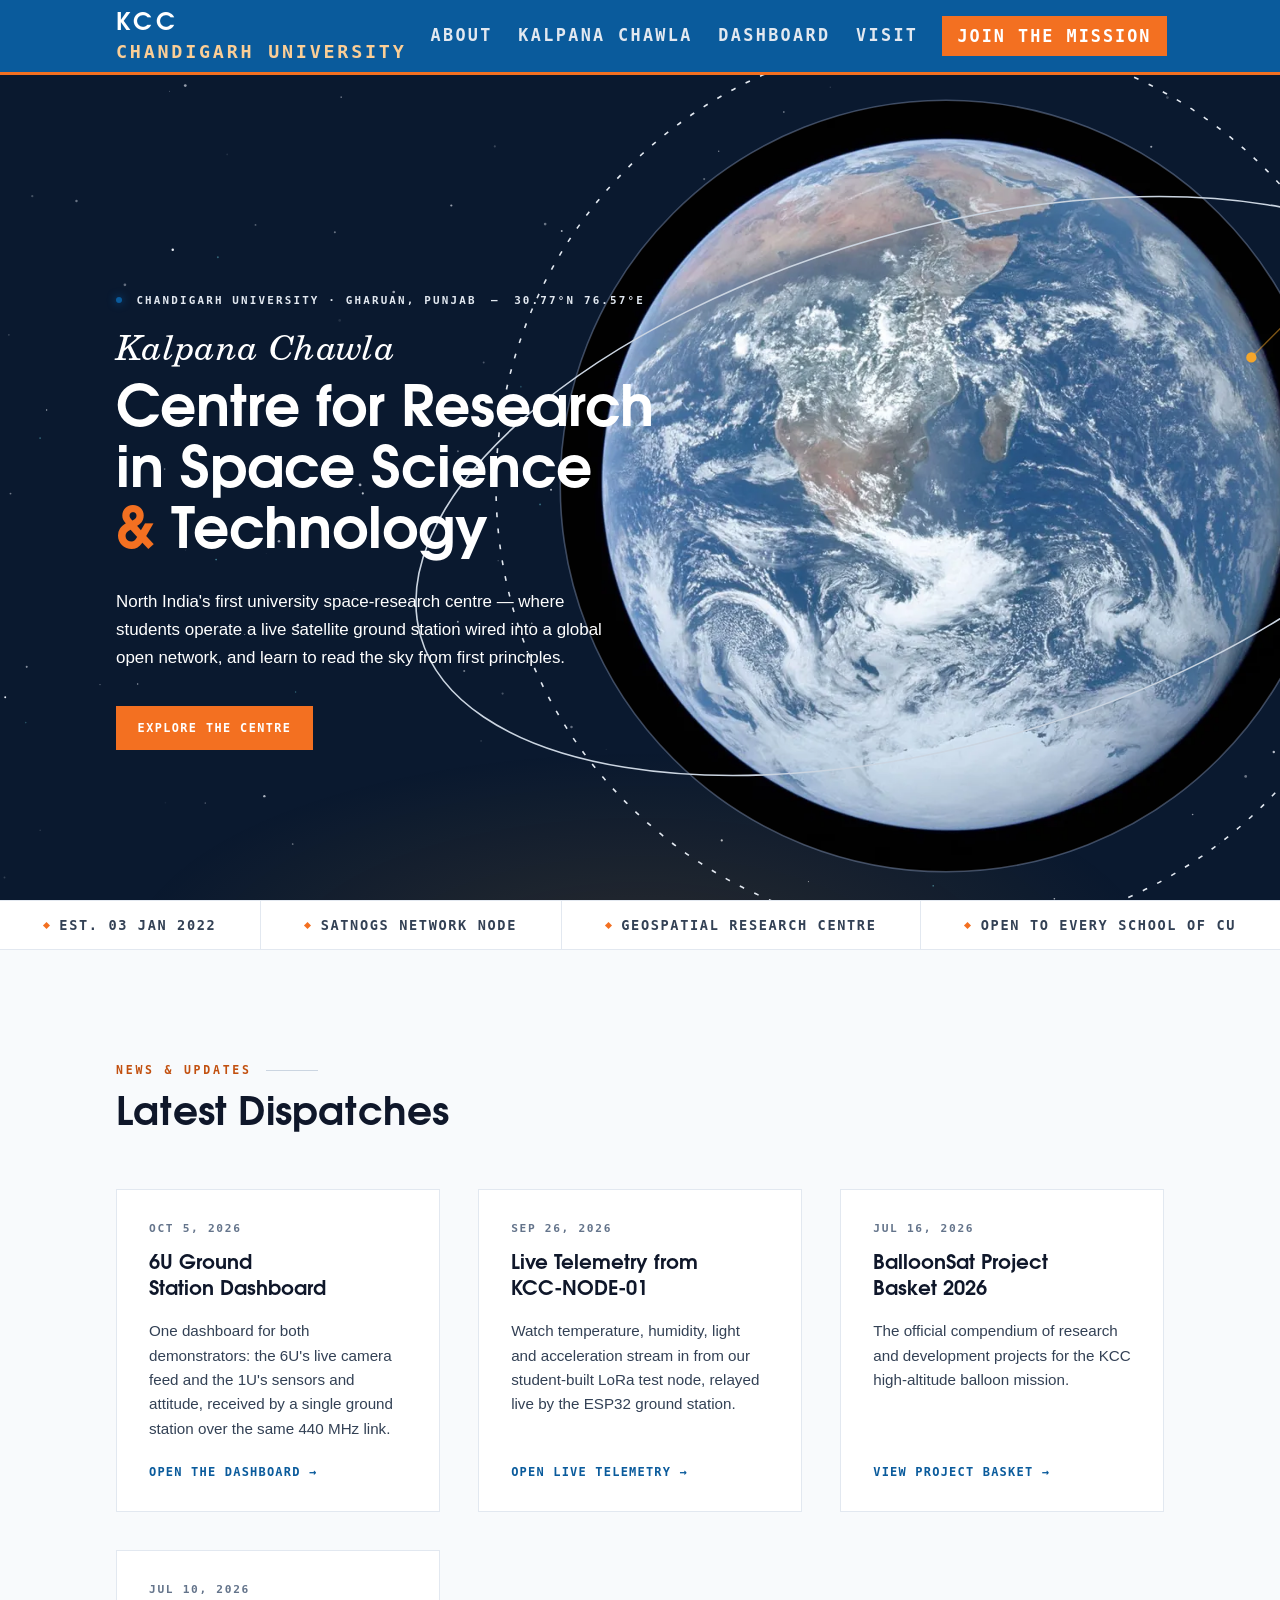
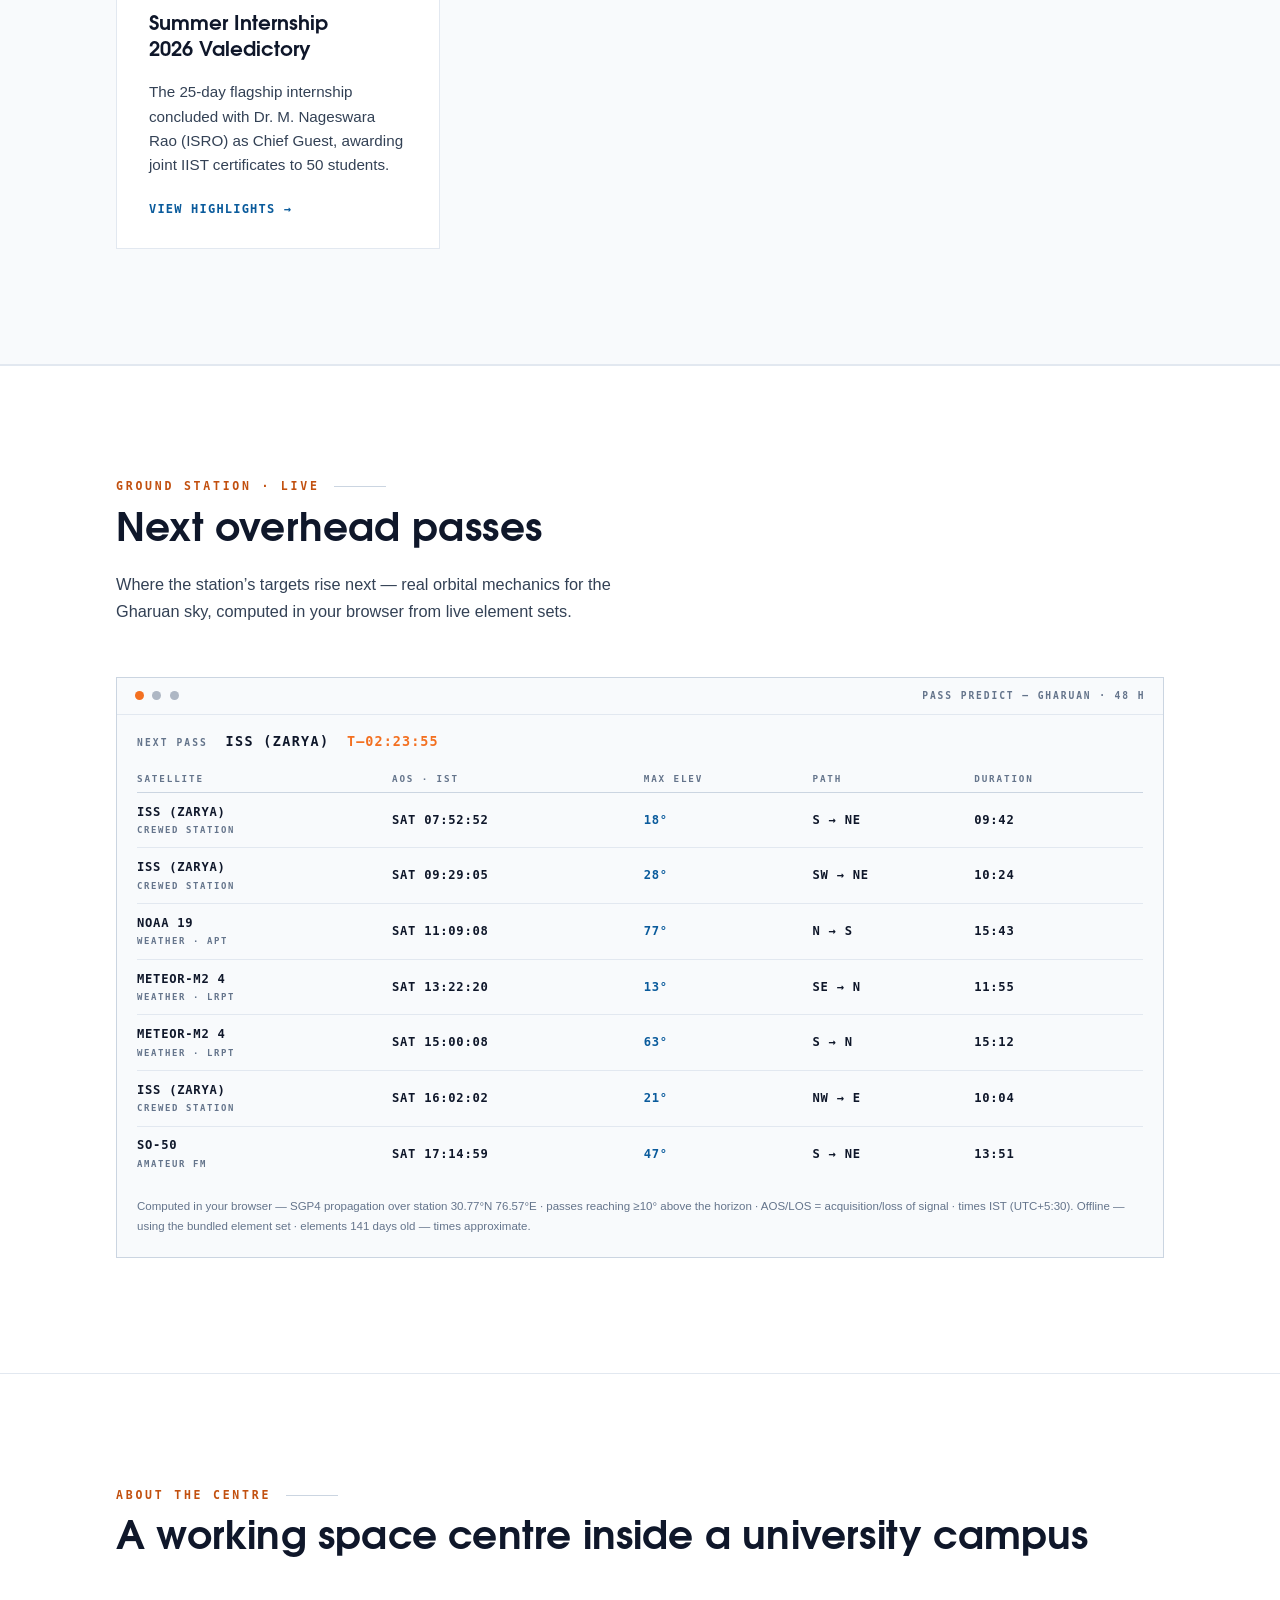
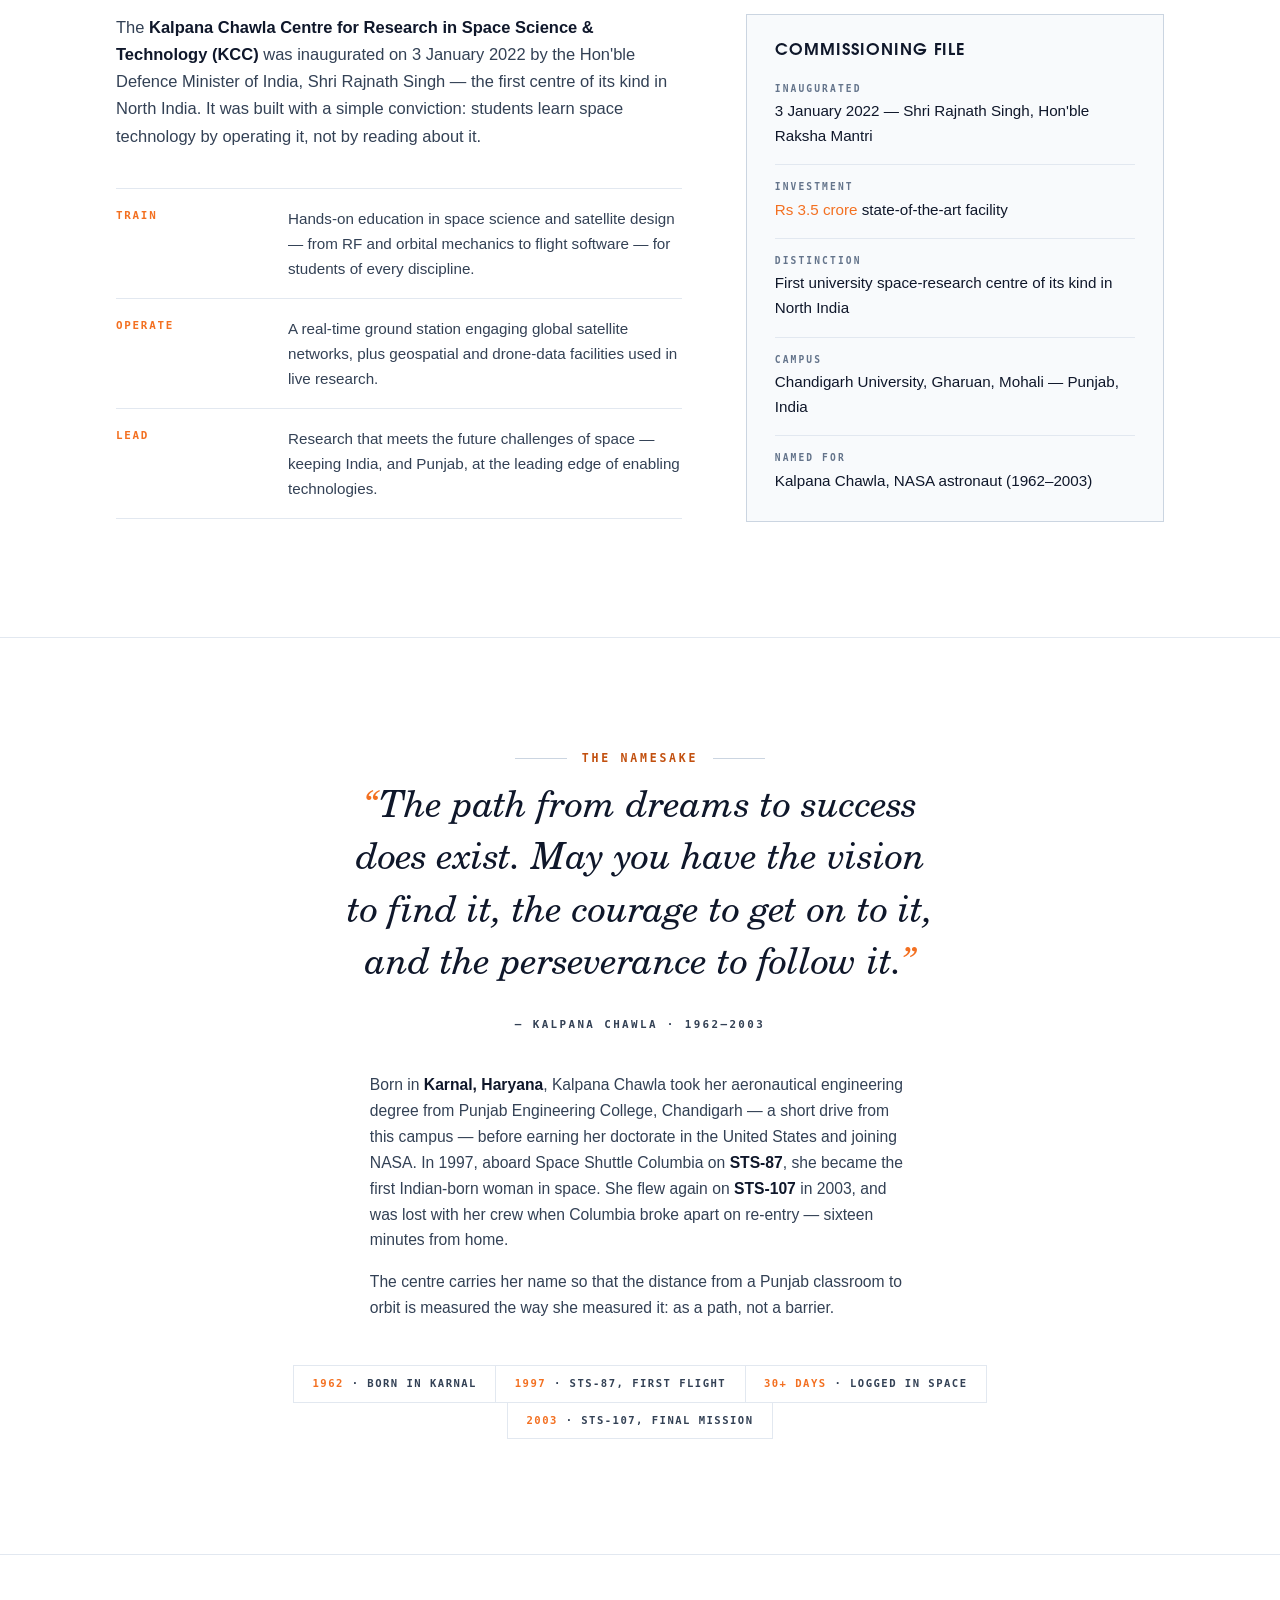
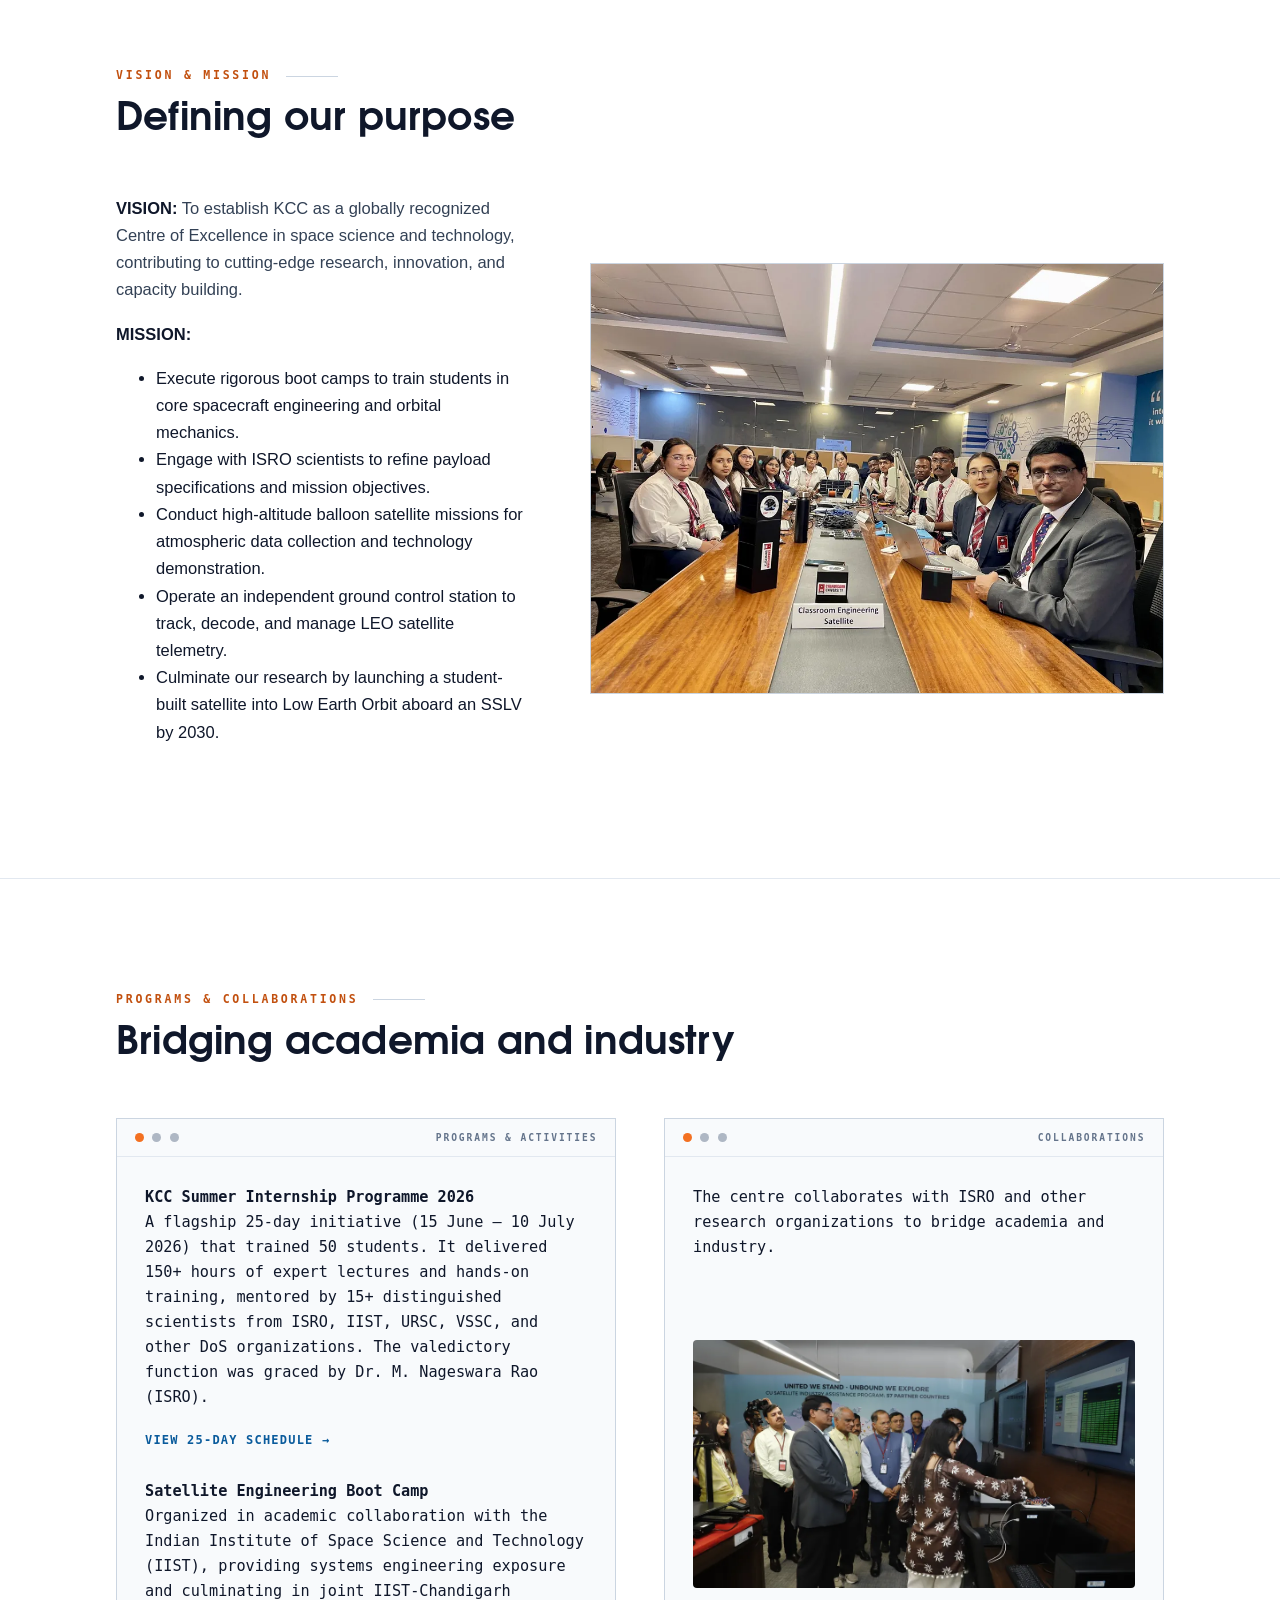
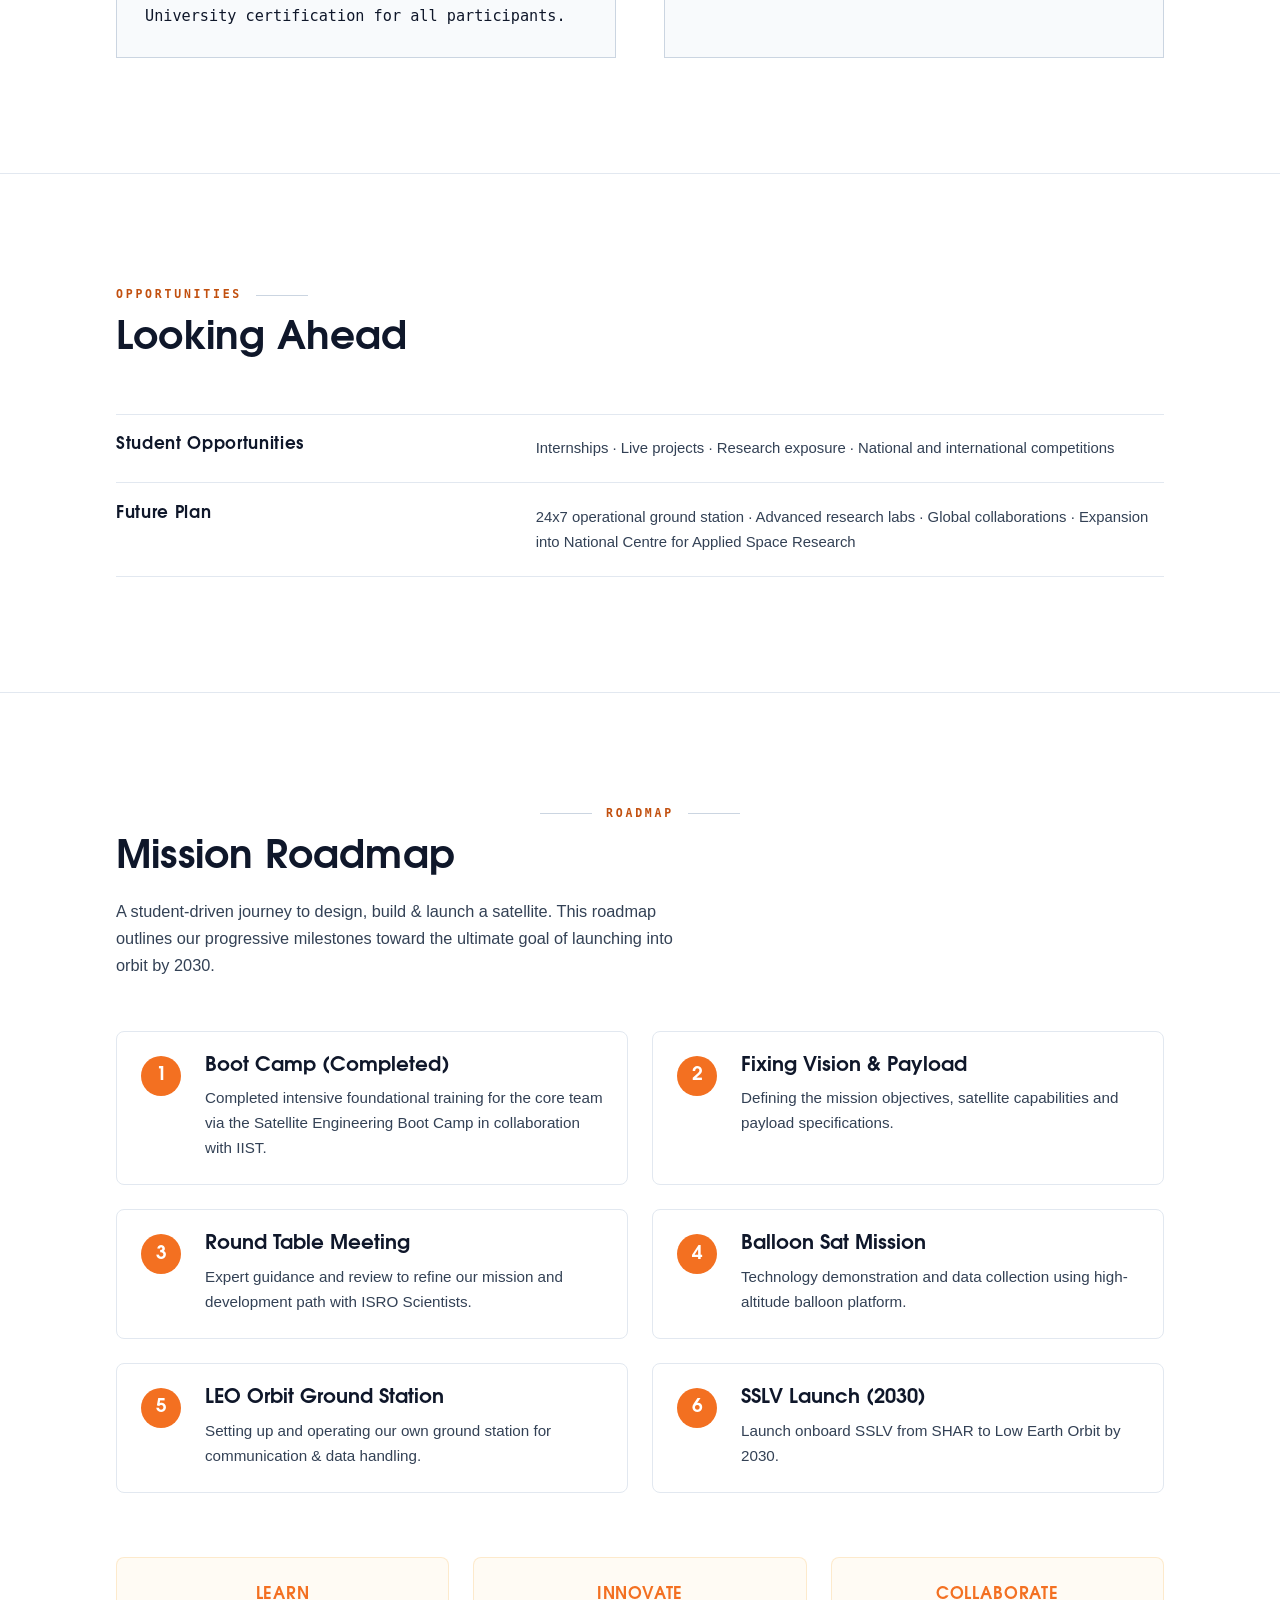
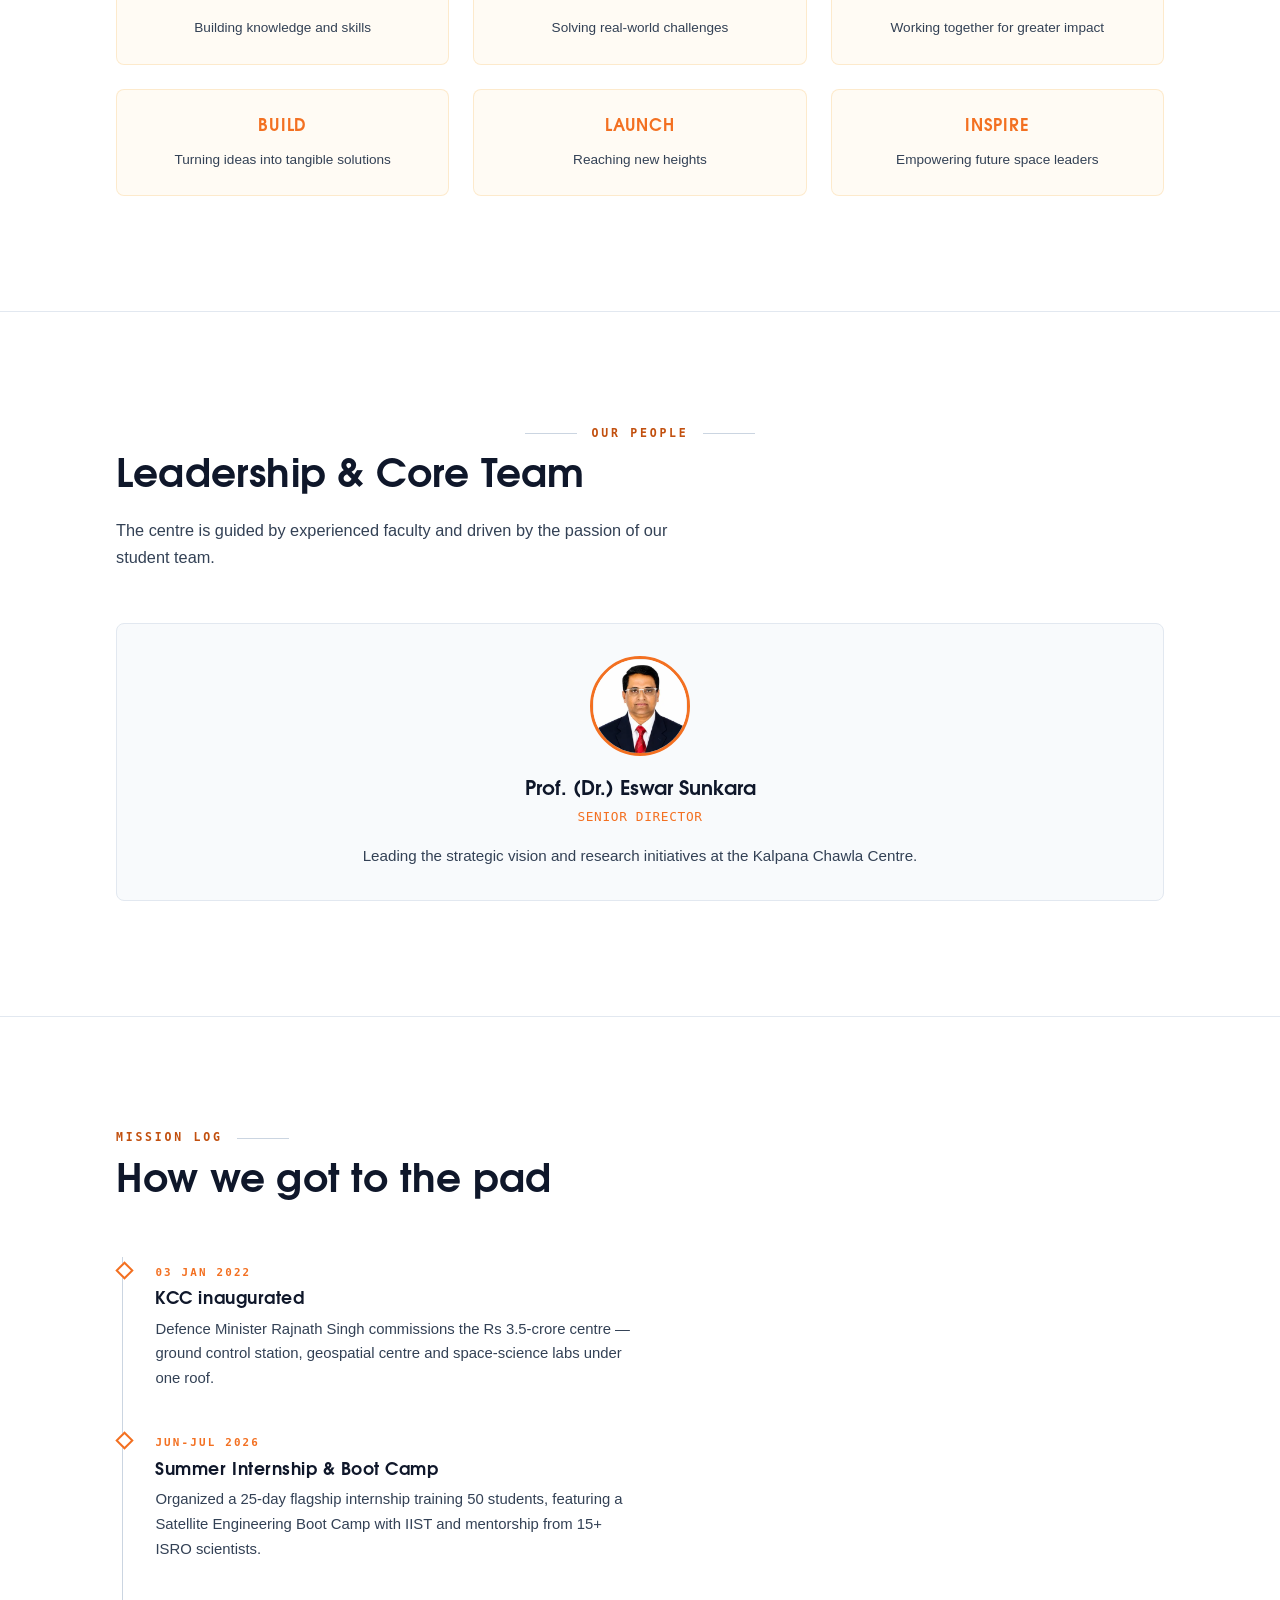
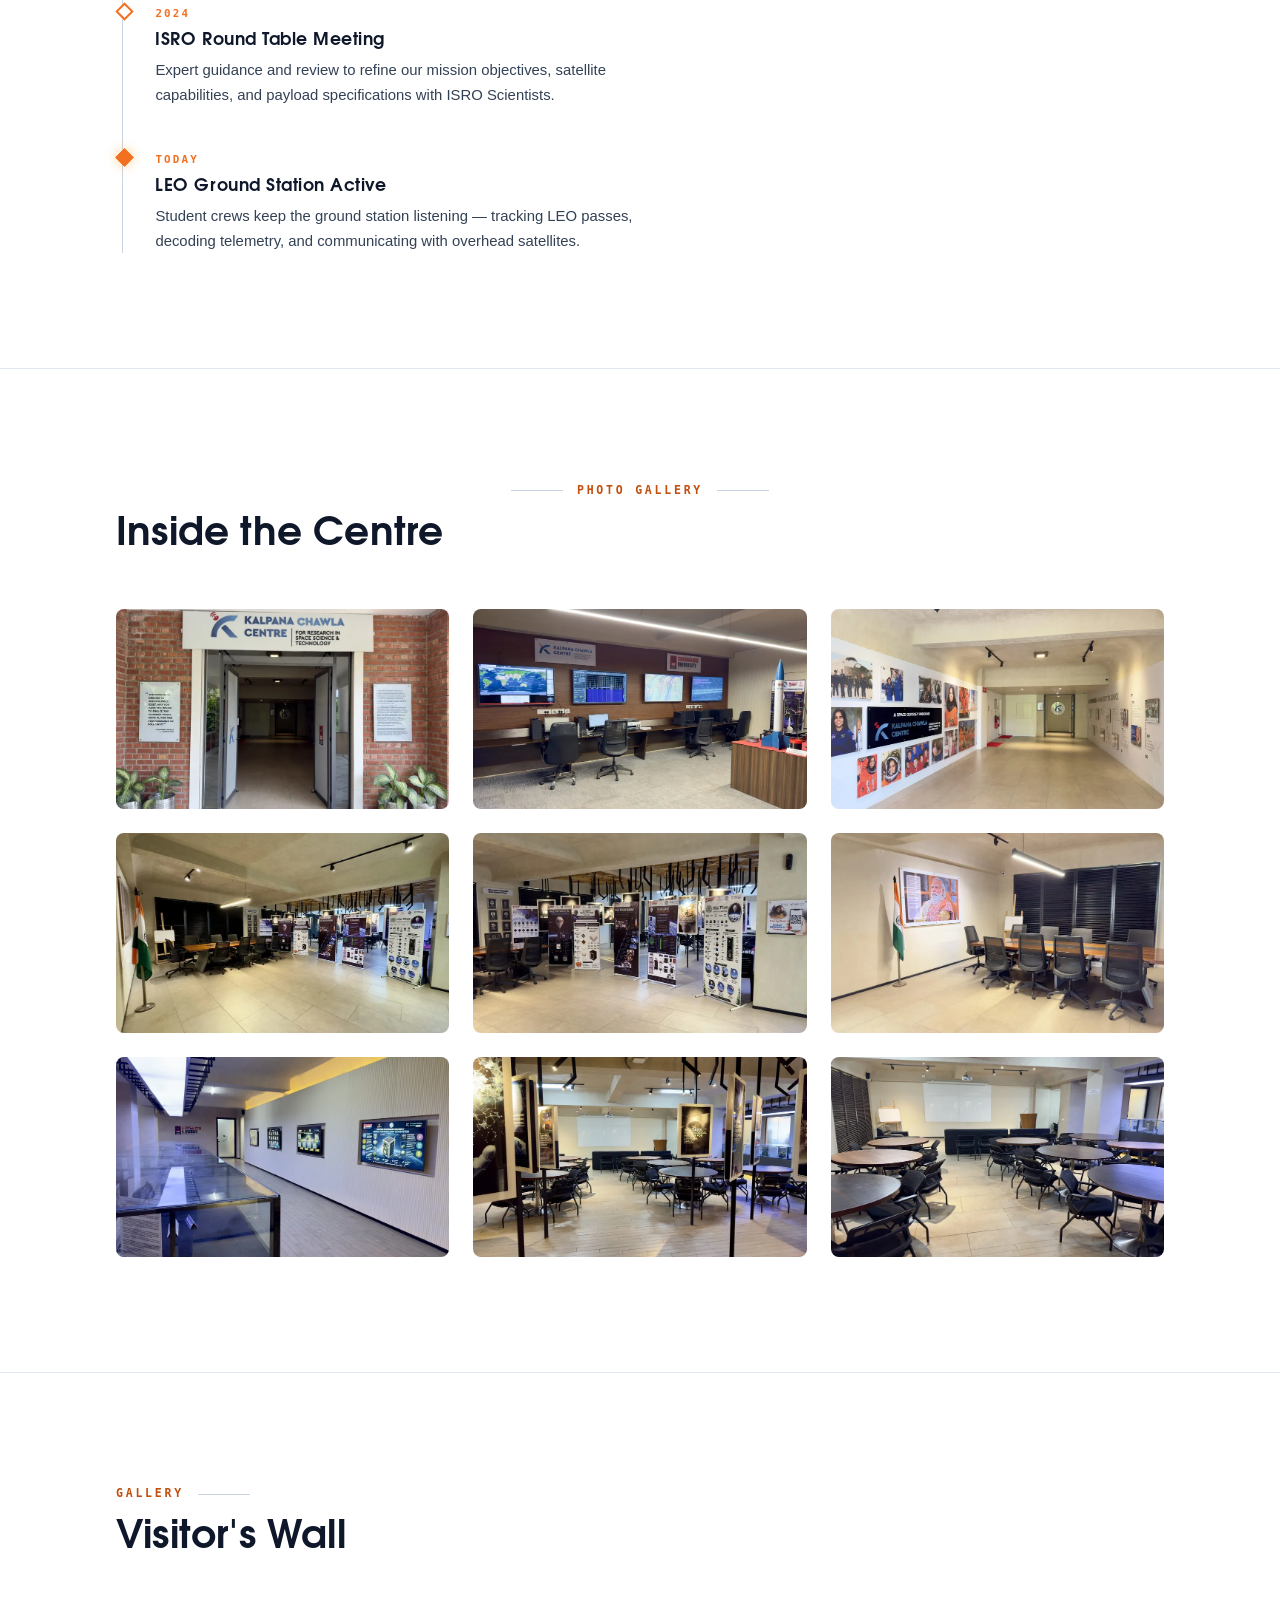
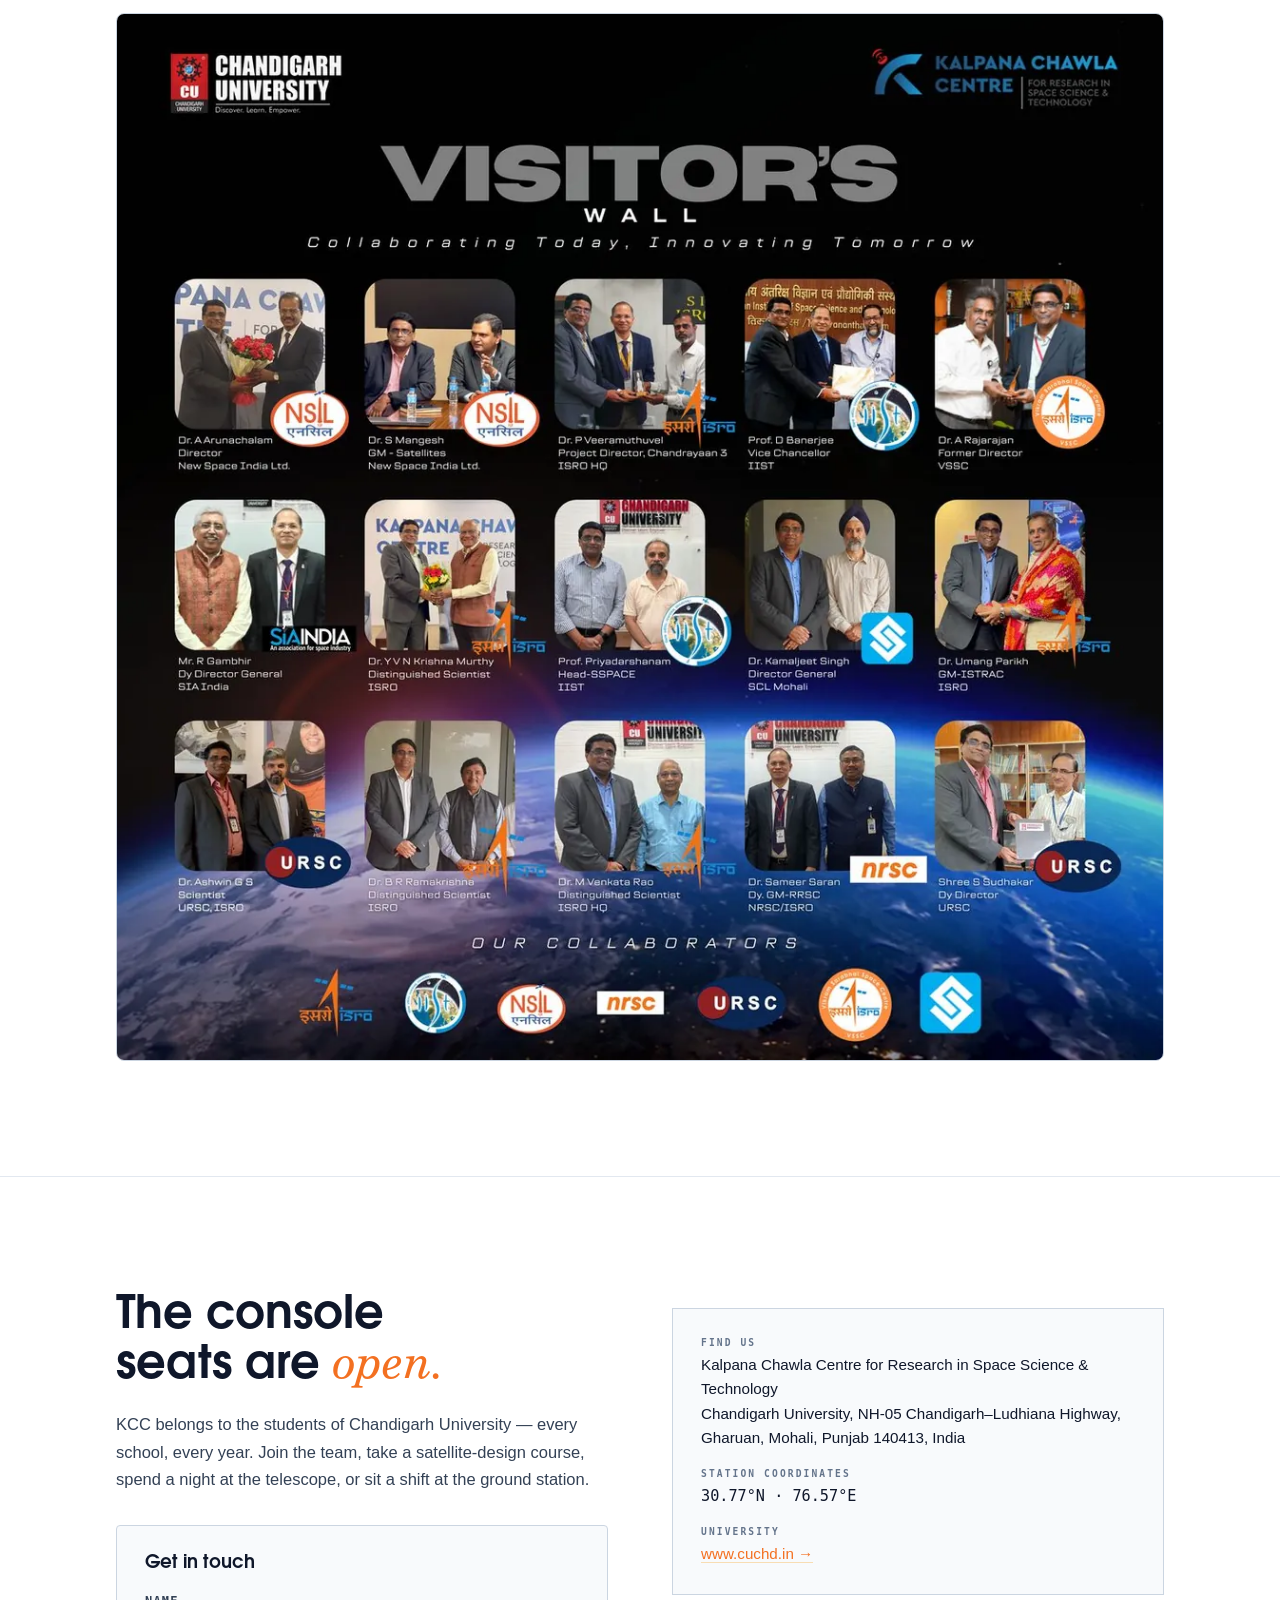
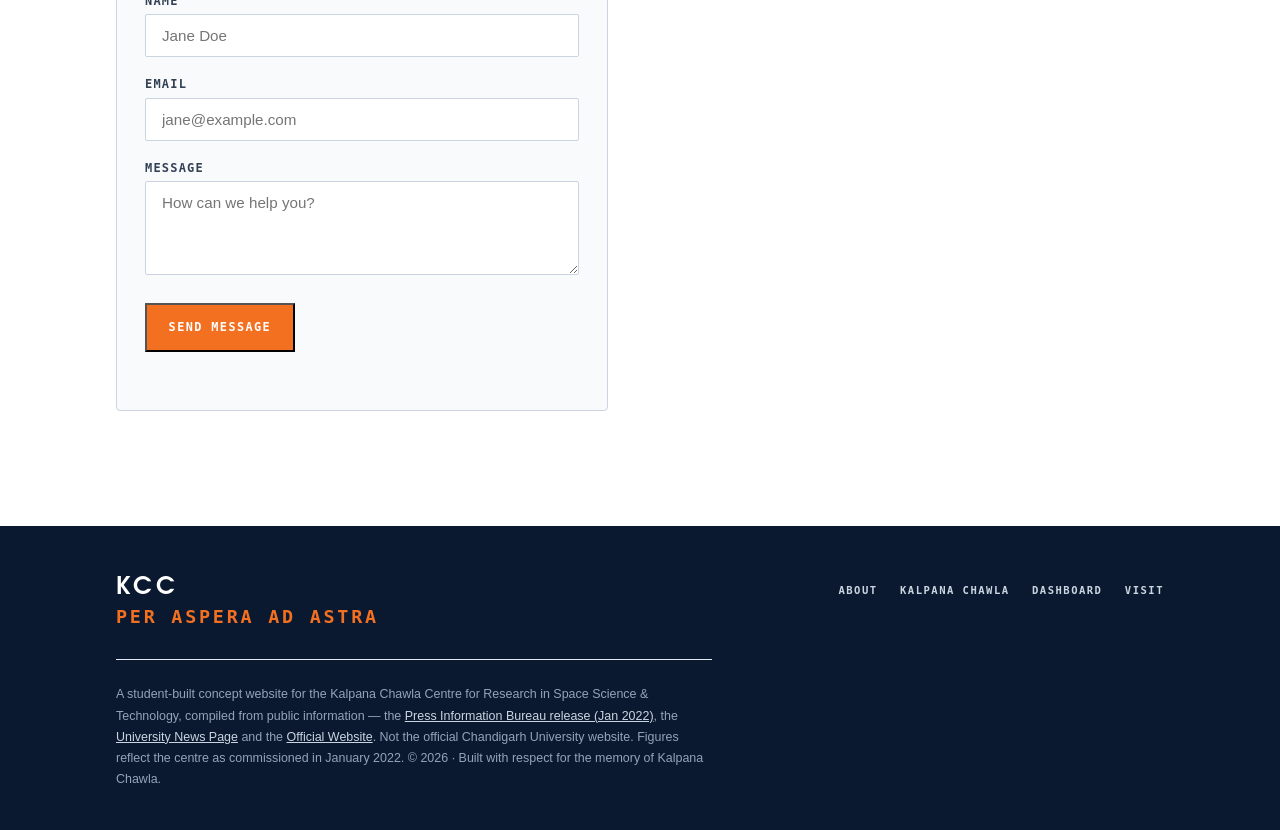
<file: index.html>
<!doctype html>
<html lang="en">
<head>
<meta charset="utf-8">
<title>KCC &mdash; Kalpana Chawla Centre for Research in Space Science &amp; Technology</title>
<meta name="viewport" content="width=device-width, initial-scale=1">
<meta name="color-scheme" content="light">
<meta name="description" content="North India's first university space-research centre at Chandigarh University, Gharuan &mdash; a student-run satellite ground station on the global SatNOGS network, space-science labs, internships and open sky nights.">
<link rel="stylesheet" href="assets/css/style.css?v=15">

<link rel="icon" href="data:image/svg+xml,<svg xmlns='http://www.w3.org/2000/svg' viewBox='0 0 100 100'><text y='0.9em' font-size='90'>🛰️</text></svg>">
<meta property="og:title" content="KCC &mdash; Kalpana Chawla Centre for Research in Space Science & Technology">
<meta property="og:description" content="North India's first university space-research centre at Chandigarh University, Gharuan &mdash; a student-run satellite ground station on the global SatNOGS network, space-science labs, internships and open sky nights.">
<meta property="og:type" content="website">
<meta property="og:image" content="https://humanoidr6.github.io/kcc-website/assets/og.jpg">
</head>
<body>
<a class="skip" href="#about">Skip to content</a>

<header id="hdr">
  <div class="wrap nav">
    <a class="brand" href="#top" aria-label="KCC, Chandigarh University — home">
      <b>KCC</b>
      <span>CHANDIGARH UNIVERSITY</span>
    </a>
    <nav aria-label="Primary">
      <ul class="nav-links" id="navlinks">
        <li><a href="#about">About</a></li>
        <li><a href="#kalpana">Kalpana Chawla</a></li>
        <li><a href="dashboard/">Dashboard</a></li>
<li><a href="#visit">Visit</a></li>
      </ul>
    </nav>
    <a class="nav-cta" href="#visit">Join the mission</a>
    <button class="burger" id="burger" aria-expanded="false" aria-controls="navlinks" aria-label="Menu">
      <svg width="18" height="14" viewBox="0 0 18 14" aria-hidden="true"><path d="M1 1h16M1 7h16M1 13h16" stroke="currentColor" stroke-width="1.6" stroke-linecap="round"/></svg>
    </button>
  </div>
</header>

<main id="top">

<!-- ================= HERO ================= -->
<section class="hero flush" id="hero">
  <canvas id="stars" aria-hidden="true"></canvas>
  <div class="wrap">
    <div class="hero-content">
      <p class="hero-coords"><span class="dot" aria-hidden="true"></span>
        Chandigarh University &middot; Gharuan, Punjab <span aria-hidden="true">&mdash;</span> 30.77&deg;N&nbsp;76.57&deg;E
      </p>
      <h1>
        <span class="name">Kalpana Chawla</span>
        Centre for Research in Space Science <span class="amp">&amp;</span> Technology
      </h1>
      <p class="hero-sub">North India's first university space-research centre &mdash; where students
        operate a live satellite ground station wired into a
        global open network, and learn to read the sky from first principles.</p>
      <div class="hero-ctas">
        <a class="btn btn-solid" href="#about">Explore the centre</a>
      </div>
    </div>

    <div class="orbit-box" aria-hidden="true">
      <svg viewBox="-20 -20 560 560">
        <defs>
          <clipPath id="earthClip">
            <circle cx="260" cy="260" r="240" />
          </clipPath>
        </defs>
        <!-- Earth -->
        <image href="assets/earth.webp" x="20" y="20" width="480" height="480" clip-path="url(#earthClip)" preserveAspectRatio="xMidYMid slice" />
        <circle cx="260" cy="260" r="240" fill="none" stroke="rgba(148,166,201,.4)" stroke-width="1"/>
        <!-- station marker on the globe -->
        <circle cx="450" cy="180" r="3.2" fill="#F5A62B"/>
        <line x1="450" y1="180" x2="480" y2="150" stroke="rgba(245,166,43,.5)" stroke-width=".9"/>
        <text x="486" y="147" font-family="ui-monospace,Consolas,monospace" font-size="10.5"
              letter-spacing="2" fill="#93A1BC">GHARUAN GCS</text>
        <!-- orbits -->
        <g transform="rotate(-16 260 260)">
          <ellipse class="orb-ring" cx="260" cy="260" rx="340" ry="160"/>
          
          <circle class="sat-fallback" cx="600" cy="260" r="5" fill="#F5A62B" style="display:none"/>
        </g>
        <circle class="orb-ring dashed" cx="260" cy="260" r="280"/>
        <!-- Second ISRO Satellite -->
        <g class="sat-small">
          <image href="assets/satellite.webp" x="-30" y="-30" width="60" height="60" />
        </g>
        <circle class="sat-fallback" cx="260" cy="108" r="4" fill="#6FD8E8" style="display:none"/>
      </svg>
      
    </div>
  </div>
</section>

<div class="datastrip" role="presentation">
  <ul>
    <li>Est. 03 Jan 2022</li>
<li>SatNOGS network node</li>
    <li>Geospatial research centre</li>
    <li>Open to every school of CU</li>
  </ul>
</div>


<!-- ================= NEWS & UPDATES ================= -->
<section id="news" class="news-section">
  <div class="wrap">
    <div class="section-head rv">
      <p class="eyebrow">News &amp; Updates</p>
      <h2>Latest Dispatches</h2>
    </div>
    <div class="news-grid">
      <article class="news-card rv">
        <div class="news-date">Oct 5, 2026</div>
        <h3>6U Ground Station Dashboard</h3>
        <p>One dashboard for both demonstrators: the 6U's live camera feed and the 1U's sensors and attitude, received by a single ground station over the same 440&nbsp;MHz link.</p>
        <a href="dashboard/" class="news-link">Open the dashboard &rarr;</a>
      </article>

      <article class="news-card rv">
        <div class="news-date">Sep 26, 2026</div>
        <h3>Live Telemetry from KCC-NODE-01</h3>
        <p>Watch temperature, humidity, light and acceleration stream in from our student-built LoRa test node, relayed live by the ESP32 ground station.</p>
        <a href="telemetry.html" class="news-link">Open live telemetry &rarr;</a>
      </article>

      <article class="news-card rv" style="--d:.1s">
        <div class="news-date">Jul 16, 2026</div>
        <h3>BalloonSat Project Basket 2026</h3>
        <p>The official compendium of research and development projects for the KCC high-altitude balloon mission.</p>
        <a href="respond-basket.html" class="news-link">View Project Basket &rarr;</a>
      </article>

      <article class="news-card rv" style="--d:.2s">
        <div class="news-date">Jul 10, 2026</div>
        <h3>Summer Internship 2026 Valedictory</h3>
        <p>The 25-day flagship internship concluded with Dr. M. Nageswara Rao (ISRO) as Chief Guest, awarding joint IIST certificates to 50 students.</p>
        <a href="internship-report.html" class="news-link">View highlights &rarr;</a>
      </article>

    </div>
  </div>
</section>

<!-- ================= ABOUT ================= -->
<!-- ================= UPCOMING PASSES ================= -->
<section id="passes">
  <div class="wrap">
    <div class="section-head rv">
      <p class="eyebrow">Ground station &middot; live</p>
      <h2>Next overhead passes</h2>
      <p class="lead measure">Where the station&rsquo;s targets rise next &mdash; real orbital
      mechanics for the Gharuan sky, computed in your browser from live element sets.</p>
    </div>
    <div class="passes console rv" style="--d:.1s">
      <div class="console-bar"><i></i><i></i><i></i><span>PASS PREDICT &mdash; GHARUAN &middot; 48 H</span></div>
      <div class="passes-body">
        <p class="passes-status" id="passes-status" role="status">ACQUIRING ORBITAL ELEMENTS<span class="cursor" aria-hidden="true"></span></p>
        <p class="passes-next" id="passes-next" aria-hidden="true" hidden><span class="pk">NEXT PASS</span><b id="pn-sat"></b><span class="pn-t num" id="pn-t"></span></p>
        <div class="passes-scroll" id="passes-tblwrap" hidden>
          <table class="passes-tbl">
            <caption class="sr">Upcoming satellite passes over the Gharuan ground station &mdash; next 48 hours, Indian Standard Time</caption>
            <thead><tr>
              <th scope="col">Satellite</th>
              <th scope="col">AOS &middot; IST</th>
              <th scope="col">Max elev</th>
              <th scope="col">Path</th>
              <th scope="col">Duration</th>
            </tr></thead>
            <tbody id="passes-rows"></tbody>
          </table>
        </div>
        <p class="passes-foot" id="passes-foot" hidden></p>
      </div>
    </div>
  </div>
</section>

<section id="about">
  <div class="wrap">
    <div class="section-head rv">
      <p class="eyebrow">About the centre</p>
      <h2>A working space centre inside a university campus</h2>
    </div>
    <div class="about-grid">
      <div class="prose rv">
        <p>The <strong>Kalpana Chawla Centre for Research in Space Science &amp; Technology
        (KCC)</strong> was inaugurated on 3 January 2022 by the Hon'ble Defence Minister of
        India, Shri Rajnath Singh &mdash; the first centre of its kind in North India. It was built
        with a simple conviction: students learn space technology by operating it, not by
        reading about it.</p>
        
        <div class="objectives">
          <div class="row"><span class="k">Train</span>
            <span class="d">Hands-on education in space science and satellite design &mdash; from RF and
            orbital mechanics to flight software &mdash; for students of every discipline.</span></div>
          <div class="row"><span class="k">Operate</span>
            <span class="d">A real-time ground station engaging global satellite networks, plus
            geospatial and drone-data facilities used in live research.</span></div>
          <div class="row"><span class="k">Lead</span>
            <span class="d">Research that meets the future challenges of space &mdash; keeping India,
            and Punjab, at the leading edge of enabling technologies.</span></div>
        </div>
      </div>
      <aside class="factcard rv" style="--d:.12s" aria-label="Commissioning facts">
        <h3>Commissioning file</h3>
        <dl>
          <div class="fr"><dt>Inaugurated</dt><dd>3 January 2022 &mdash; Shri Rajnath Singh, Hon'ble Raksha Mantri</dd></div>
          <div class="fr"><dt>Investment</dt><dd><span class="num">Rs 3.5 crore</span> state-of-the-art facility</dd></div>
          <div class="fr"><dt>Distinction</dt><dd>First university space-research centre of its kind in North India</dd></div>
          <div class="fr"><dt>Campus</dt><dd>Chandigarh University, Gharuan, Mohali &mdash; Punjab, India</dd></div>
          <div class="fr"><dt>Named for</dt><dd>Kalpana Chawla, NASA astronaut (1962&ndash;2003)</dd></div>
        </dl>
      </aside>
    </div>
  </div>
</section>

<!-- ================= TRIBUTE ================= -->
<section id="kalpana" class="tribute">
  <div class="wrap">
    <p class="eyebrow center rv">The namesake</p>
    <figure class="rv" style="--d:.08s">
      <blockquote>
        <span class="q">&ldquo;</span>The path from dreams to success does exist. May you have the vision
        to find it, the courage to get on to it, and the perseverance to follow it.<span class="q">&rdquo;</span>
      </blockquote>
      <figcaption>&mdash; Kalpana Chawla &middot; 1962&ndash;2003</figcaption>
    </figure>
    <div class="bio rv" style="--d:.14s">
      <p>Born in <strong>Karnal, Haryana</strong>, Kalpana Chawla took her aeronautical engineering
      degree from Punjab Engineering College, Chandigarh &mdash; a short drive from this campus &mdash; before
      earning her doctorate in the United States and joining NASA. In 1997, aboard Space Shuttle
      Columbia on <strong>STS-87</strong>, she became the first Indian-born woman in space. She flew
      again on <strong>STS-107</strong> in 2003, and was lost with her crew when Columbia broke apart
      on re-entry &mdash; sixteen minutes from home.</p>
      <p>The centre carries her name so that the distance from a Punjab classroom to orbit is
      measured the way she measured it: as a path, not a barrier.</p>
    </div>
    <div class="chawla-line rv" style="--d:.2s" role="list">
      <span role="listitem"><b>1962</b> &middot; Born in Karnal</span>
      <span role="listitem"><b>1997</b> &middot; STS-87, first flight</span>
      <span role="listitem"><b>30+ days</b> &middot; logged in space</span>
      <span role="listitem"><b>2003</b> &middot; STS-107, final mission</span>
    </div>
  </div>
</section>

<!-- ================= VISION & MISSION ================= -->
<section id="vision-mission">
  <div class="wrap">
    <div class="section-head rv">
      <p class="eyebrow">Vision &amp; Mission</p>
      <h2>Defining our purpose</h2>
    </div>
    <div class="about-grid vm-grid" style="align-items: center;">
      <div class="prose rv">
        <p><strong>VISION:</strong> To establish KCC as a globally recognized Centre of Excellence in space science and technology, contributing to cutting-edge research, innovation, and capacity building.</p>
        <p><strong>MISSION:</strong></p>
        <ul>
          <li>Execute rigorous boot camps to train students in core spacecraft engineering and orbital mechanics.</li>
          <li>Engage with ISRO scientists to refine payload specifications and mission objectives.</li>
          <li>Conduct high-altitude balloon satellite missions for atmospheric data collection and technology demonstration.</li>
          <li>Operate an independent ground control station to track, decode, and manage LEO satellite telemetry.</li>
          <li>Culminate our research by launching a student-built satellite into Low Earth Orbit aboard an SSLV by 2030.</li>
        </ul>
      </div>
      <aside class="factcard rv" style="--d:.12s; padding:0; overflow:hidden;" aria-label="Visual of facility">
        <img src="assets/IMG_1417.webp" alt="Modern space research facility" width="1000" height="750" loading="lazy" style="display:block; width:100%; height:auto;">
      </aside>
    </div>
  </div>
</section>

<!-- ================= PROGRAMS & COLLABORATIONS ================= -->
<section id="programs">
  <div class="wrap">
    <div class="section-head rv">
      <p class="eyebrow">Programs &amp; Collaborations</p>
      <h2>Bridging academia and industry</h2>
    </div>
    <div class="gs-grid">
      <div class="console rv">
        <div class="console-bar"><i></i><i></i><i></i><span>PROGRAMS &amp; ACTIVITIES</span></div>
        <div class="console-body" style="padding:1.75rem; font-size:.95rem; color:var(--ink);">
          <p><strong>KCC Summer Internship Programme 2026</strong><br>
          A flagship 25-day initiative (15 June &ndash; 10 July 2026) that trained 50 students. It delivered 150+ hours of expert lectures and hands-on training, mentored by 15+ distinguished scientists from ISRO, IIST, URSC, VSSC, and other DoS organizations. The valedictory function was graced by Dr. M. Nageswara Rao (ISRO).</p>
          <a href="internship-schedule.html" class="news-link" style="margin-top:0.5rem; display:inline-block;">View 25-Day Schedule &rarr;</a>
          <p style="margin-top: 1rem;"><strong>Satellite Engineering Boot Camp</strong><br>
          Organized in academic collaboration with the Indian Institute of Space Science and Technology (IIST), providing systems engineering exposure and culminating in joint IIST-Chandigarh University certification for all participants.</p>
        </div>
      </div>
      <div class="console rv" style="--d:.1s">
        <div class="console-bar"><i></i><i></i><i></i><span>COLLABORATIONS</span></div>
        <div class="console-body" style="padding:1.75rem; font-size:.95rem; color:var(--ink);">
          <p>The centre collaborates with ISRO and other research organizations to bridge academia and industry.</p>
          <img src="assets/ground_station.webp?v=2" alt="A student demonstrating the telemetry console in the centre's mission control room to visiting delegates" width="1000" height="562" loading="lazy" style="border-radius:4px; margin-top: 1.5rem; width:100%; height:auto;">
        </div>
      </div>
    </div>
  </div>
</section>

<!-- ================= STUDENT & FUTURE ================= -->
<section id="opportunities">
  <div class="wrap">
    <div class="section-head rv">
      <p class="eyebrow">Opportunities</p>
      <h2>Looking Ahead</h2>
    </div>
    <div class="res-rows rv">
      <div class="res-row"><h3>Student Opportunities</h3>
        <p>Internships &middot; Live projects &middot; Research exposure &middot; National and international competitions</p></div>
      <div class="res-row"><h3>Future Plan</h3>
        <p>24x7 operational ground station &middot; Advanced research labs &middot; Global collaborations &middot; Expansion into National Centre for Applied Space Research</p></div>
    </div>
  </div>
</section>

<!-- ================= ROADMAP ================= -->
<section id="roadmap">
  <div class="wrap">
    <div class="section-head center rv">
      <div class="eyebrow center">Roadmap</div>
      <h2>Mission Roadmap</h2>
      <p class="lead measure">A student-driven journey to design, build &amp; launch a satellite. This roadmap outlines our progressive milestones toward the ultimate goal of launching into orbit by 2030.</p>
    </div>
    
    <div class="roadmap-grid">
      <div class="roadmap-item rv">
        <div class="step-num">1</div>
        <div class="step-content">
          <h3>Boot Camp (Completed)</h3>
          <p>Completed intensive foundational training for the core team via the Satellite Engineering Boot Camp in collaboration with IIST.</p>
        </div>
      </div>
      <div class="roadmap-item rv" style="--d:.1s">
        <div class="step-num">2</div>
        <div class="step-content">
          <h3>Fixing Vision &amp; Payload</h3>
          <p>Defining the mission objectives, satellite capabilities and payload specifications.</p>
        </div>
      </div>
      <div class="roadmap-item rv" style="--d:.2s">
        <div class="step-num">3</div>
        <div class="step-content">
          <h3>Round Table Meeting</h3>
          <p>Expert guidance and review to refine our mission and development path with ISRO Scientists.</p>
        </div>
      </div>
      <div class="roadmap-item rv" style="--d:.3s">
        <div class="step-num">4</div>
        <div class="step-content">
          <h3>Balloon Sat Mission</h3>
          <p>Technology demonstration and data collection using high-altitude balloon platform.</p>
        </div>
      </div>
      <div class="roadmap-item rv" style="--d:.4s">
        <div class="step-num">5</div>
        <div class="step-content">
          <h3>LEO Orbit Ground Station</h3>
          <p>Setting up and operating our own ground station for communication &amp; data handling.</p>
        </div>
      </div>
      <div class="roadmap-item rv" style="--d:.5s">
        <div class="step-num">6</div>
        <div class="step-content">
          <h3>SSLV Launch (2030)</h3>
          <p>Launch onboard SSLV from SHAR to Low Earth Orbit by 2030.</p>
        </div>
      </div>
    </div>
    
    <div class="values-grid rv" style="--d:.6s">
      <div class="value-item">
        <strong>LEARN</strong>
        <p>Building knowledge and skills</p>
      </div>
      <div class="value-item">
        <strong>INNOVATE</strong>
        <p>Solving real-world challenges</p>
      </div>
      <div class="value-item">
        <strong>COLLABORATE</strong>
        <p>Working together for greater impact</p>
      </div>
      <div class="value-item">
        <strong>BUILD</strong>
        <p>Turning ideas into tangible solutions</p>
      </div>
      <div class="value-item">
        <strong>LAUNCH</strong>
        <p>Reaching new heights</p>
      </div>
      <div class="value-item">
        <strong>INSPIRE</strong>
        <p>Empowering future space leaders</p>
      </div>
    </div>
  </div>
</section>

<!-- ================= MISSION LOG ================= -->
<!-- ================= TEAM / LEADERSHIP ================= -->
<section id="team">
  <div class="wrap">
    <div class="section-head center rv">
      <div class="eyebrow center">Our People</div>
      <h2>Leadership &amp; Core Team</h2>
      <p class="lead measure">The centre is guided by experienced faculty and driven by the passion of our student team.</p>
    </div>
    <div class="team-grid">
      <div class="team-member rv">
        <div class="team-avatar">
          <img src="assets/eswar_sunkara.webp" alt="Prof. Eswar Sunkara" width="320" height="320" loading="lazy" style="width: 100%; height: 100%; object-fit: cover;">
        </div>
        <div class="team-info">
          <h3>Prof. (Dr.) Eswar Sunkara</h3>
          <p class="team-role">Senior Director</p>
          <p class="team-bio">Leading the strategic vision and research initiatives at the Kalpana Chawla Centre.</p>
        </div>
      </div>

    </div>
  </div>
</section>
<section aria-label="Mission log">
  <div class="wrap">
    <div class="section-head rv">
      <p class="eyebrow">Mission log</p>
      <h2>How we got to the pad</h2>
    </div>
    <div class="log">
      <div class="log-item rv"><time>03 Jan 2022</time>
        <h3>KCC inaugurated</h3>
        <p>Defence Minister Rajnath Singh commissions the Rs 3.5-crore centre &mdash; ground control
        station, geospatial centre and space-science labs under one roof.</p></div>
      <div class="log-item rv" style="--d:.08s"><time>Jun-Jul 2026</time>
        <h3>Summer Internship &amp; Boot Camp</h3>
        <p>Organized a 25-day flagship internship training 50 students, featuring a Satellite Engineering Boot Camp with IIST and mentorship from 15+ ISRO scientists.</p></div>
      <div class="log-item rv" style="--d:.16s"><time>2024</time>
        <h3>ISRO Round Table Meeting</h3>
        <p>Expert guidance and review to refine our mission objectives, satellite capabilities, and payload specifications with ISRO Scientists.</p></div>
      <div class="log-item now rv" style="--d:.24s"><time>Today</time>
        <h3>LEO Ground Station Active</h3>
        <p>Student crews keep the ground station listening &mdash; tracking LEO passes, decoding telemetry, and communicating with overhead satellites.</p></div>
    </div>
  </div>
</section>

<!-- ================= VISITOR'S WALL ================= -->
<section id="gallery">
  <div class="wrap">
    <div class="section-head center">
      <div class="eyebrow center">Photo Gallery</div>
      <h2>Inside the Centre</h2>
    </div>
    <div class="gallery-grid">
      <img src="assets/centre_1.webp" width="900" height="675" loading="lazy" alt="Entrance of the Kalpana Chawla Centre for Research in Space Science &amp; Technology" class="gallery-item">
      <img src="assets/centre_3.webp" width="900" height="675" loading="lazy" alt="Mission control room with telemetry monitors and satellite launch-vehicle model" class="gallery-item">
      <img src="assets/centre_2.webp" width="900" height="675" loading="lazy" alt="Corridor astronaut photo wall &mdash; A Space Odyssey Unbound" class="gallery-item">
      <img src="assets/centre_4.webp" width="900" height="675" loading="lazy" alt="Exhibition hall with project standees and the central conference table" class="gallery-item">
      <img src="assets/centre_6.webp" width="900" height="675" loading="lazy" alt="Project gallery lined with student research and mission posters" class="gallery-item">
      <img src="assets/centre_5.webp" width="900" height="675" loading="lazy" alt="Conference room with the Indian tricolour and portrait of the Prime Minister" class="gallery-item">
      <img src="assets/centre_7.webp" width="900" height="675" loading="lazy" alt="Display corridor with wall-mounted exhibits and interactive screens" class="gallery-item">
      <img src="assets/centre_8.webp" width="900" height="675" loading="lazy" alt="Seminar and discussion area with round tables amid the exhibits" class="gallery-item">
      <img src="assets/centre_9.webp" width="900" height="675" loading="lazy" alt="Seminar hall with round tables and projector screen" class="gallery-item">
    </div>
  </div>
</section>

<!-- Lightbox Modal -->
<div id="lightbox" class="lightbox">
  <span class="lightbox-close">&times;</span>
  <img class="lightbox-content" id="lightbox-img">
  <div id="lightbox-caption"></div>
</div>

<section id="visitors-wall">
  <div class="wrap">
    <div class="section-head rv">
      <p class="eyebrow">Gallery</p>
      <h2>Visitor's Wall</h2>
    </div>
    <div class="rv" style="text-align: center;">
      <img src="assets/visitors_wall.webp" alt="Visitor's Wall" width="1100" height="1100" loading="lazy" style="border-radius: 8px; width: 100%; height: auto; margin: 0 auto; border: 1px solid var(--line-strong);">
    </div>
  </div>
</section>

<!-- ================= VISIT ================= -->
<section id="visit" class="visit">
  <div class="wrap">
    <div class="rv">
    <div class="visit-grid">
      <div class="rv">
        <h2>The console seats are <em>open.</em></h2>
        <p class="lead measure">KCC belongs to the students of Chandigarh University &mdash; every
        school, every year. Join the team, take a satellite-design course, spend a night at
        the telescope, or sit a shift at the ground station.</p>
        
        <form class="contact-form" id="contactForm">
          <h3>Get in touch</h3>
          <div class="form-group">
            <label for="name">Name</label>
            <input type="text" id="name" name="name" required placeholder="Jane Doe">
          </div>
          <div class="form-group">
            <label for="email">Email</label>
            <input type="email" id="email" name="email" required placeholder="jane@example.com">
          </div>
          <div class="form-group">
            <label for="message">Message</label>
            <textarea id="message" name="message" required rows="4" placeholder="How can we help you?"></textarea>
          </div>
          <input type="text" name="_honey" style="display:none" tabindex="-1" autocomplete="off">
          <button type="submit" class="btn btn-solid">Send Message</button>
          <p class="form-status" id="contactFormStatus" role="status" aria-live="polite"></p>
        </form>
      </div>

      <dl class="addr rv" style="--d:.1s">
        <dt>Find us</dt>
        <dd>Kalpana Chawla Centre for Research in Space Science &amp; Technology<br>
        Chandigarh University, NH-05 Chandigarh&ndash;Ludhiana Highway,<br>
        Gharuan, Mohali, Punjab 140413, India</dd>
        <dt>Station coordinates</dt>
        <dd class="mono num">30.77&deg;N &middot; 76.57&deg;E</dd>
        <dt>University</dt>
        <dd><a href="https://www.cuchd.in" target="_blank" rel="noopener">www.cuchd.in &rarr;</a></dd>
      </dl>
    </div>
  </div>
</section>

</main>

<footer>
  <div class="wrap">
    <div class="foot-top">
      <a class="brand" href="#top" aria-label="KCC, Per Aspera Ad Astra — back to top">
        <b>KCC</b>
        <span>PER ASPERA AD ASTRA</span>
      </a>
      <ul class="foot-links">
        <li><a href="#about">About</a></li>
        <li><a href="#kalpana">Kalpana Chawla</a></li>
        <li><a href="dashboard/">Dashboard</a></li>
<li><a href="#visit">Visit</a></li>
      </ul>
    </div>
    <p class="foot-note">A student-built concept website for the Kalpana Chawla Centre for Research in
      Space Science &amp; Technology, compiled from public information &mdash; the
      <a href="https://www.pib.gov.in/PressReleasePage.aspx?PRID=1787104" target="_blank" rel="noopener">Press Information Bureau release (Jan 2022)</a>,
      the <a href="https://news.cuchd.in" target="_blank" rel="noopener">University News Page</a> and the
      <a href="https://www.cuchd.in" target="_blank" rel="noopener">Official Website</a>.
      Not the official Chandigarh University website. Figures reflect the centre as commissioned in January 2022.
      &copy; <span id="yr">2026</span> &middot; Built with respect for the memory of Kalpana Chawla.</p>
  </div>
</footer>

<script src="assets/js/main.js?v=2"></script>
<script src="assets/js/forms.js?v=1"></script>
<script src="assets/js/starfield.js"></script>
<script src="assets/js/passes.js?v=1"></script>
</body>
</html>
</file>
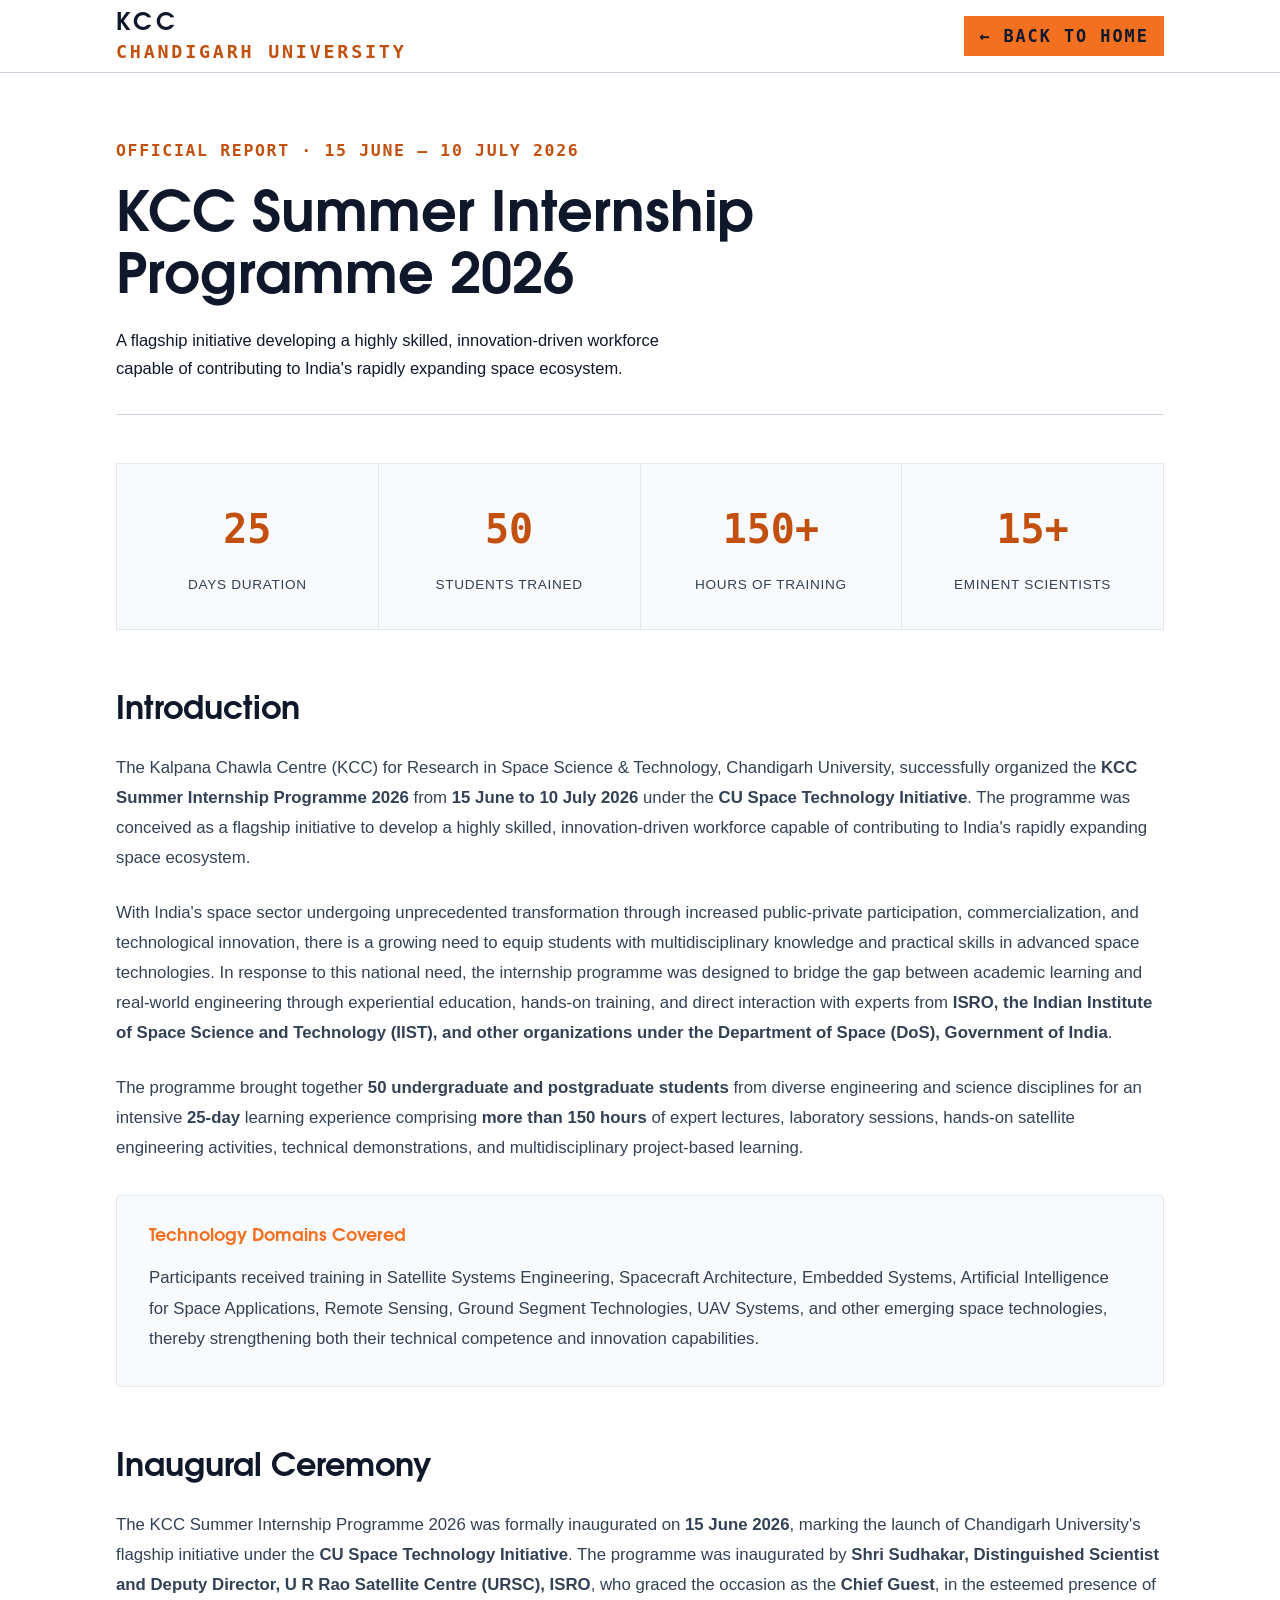
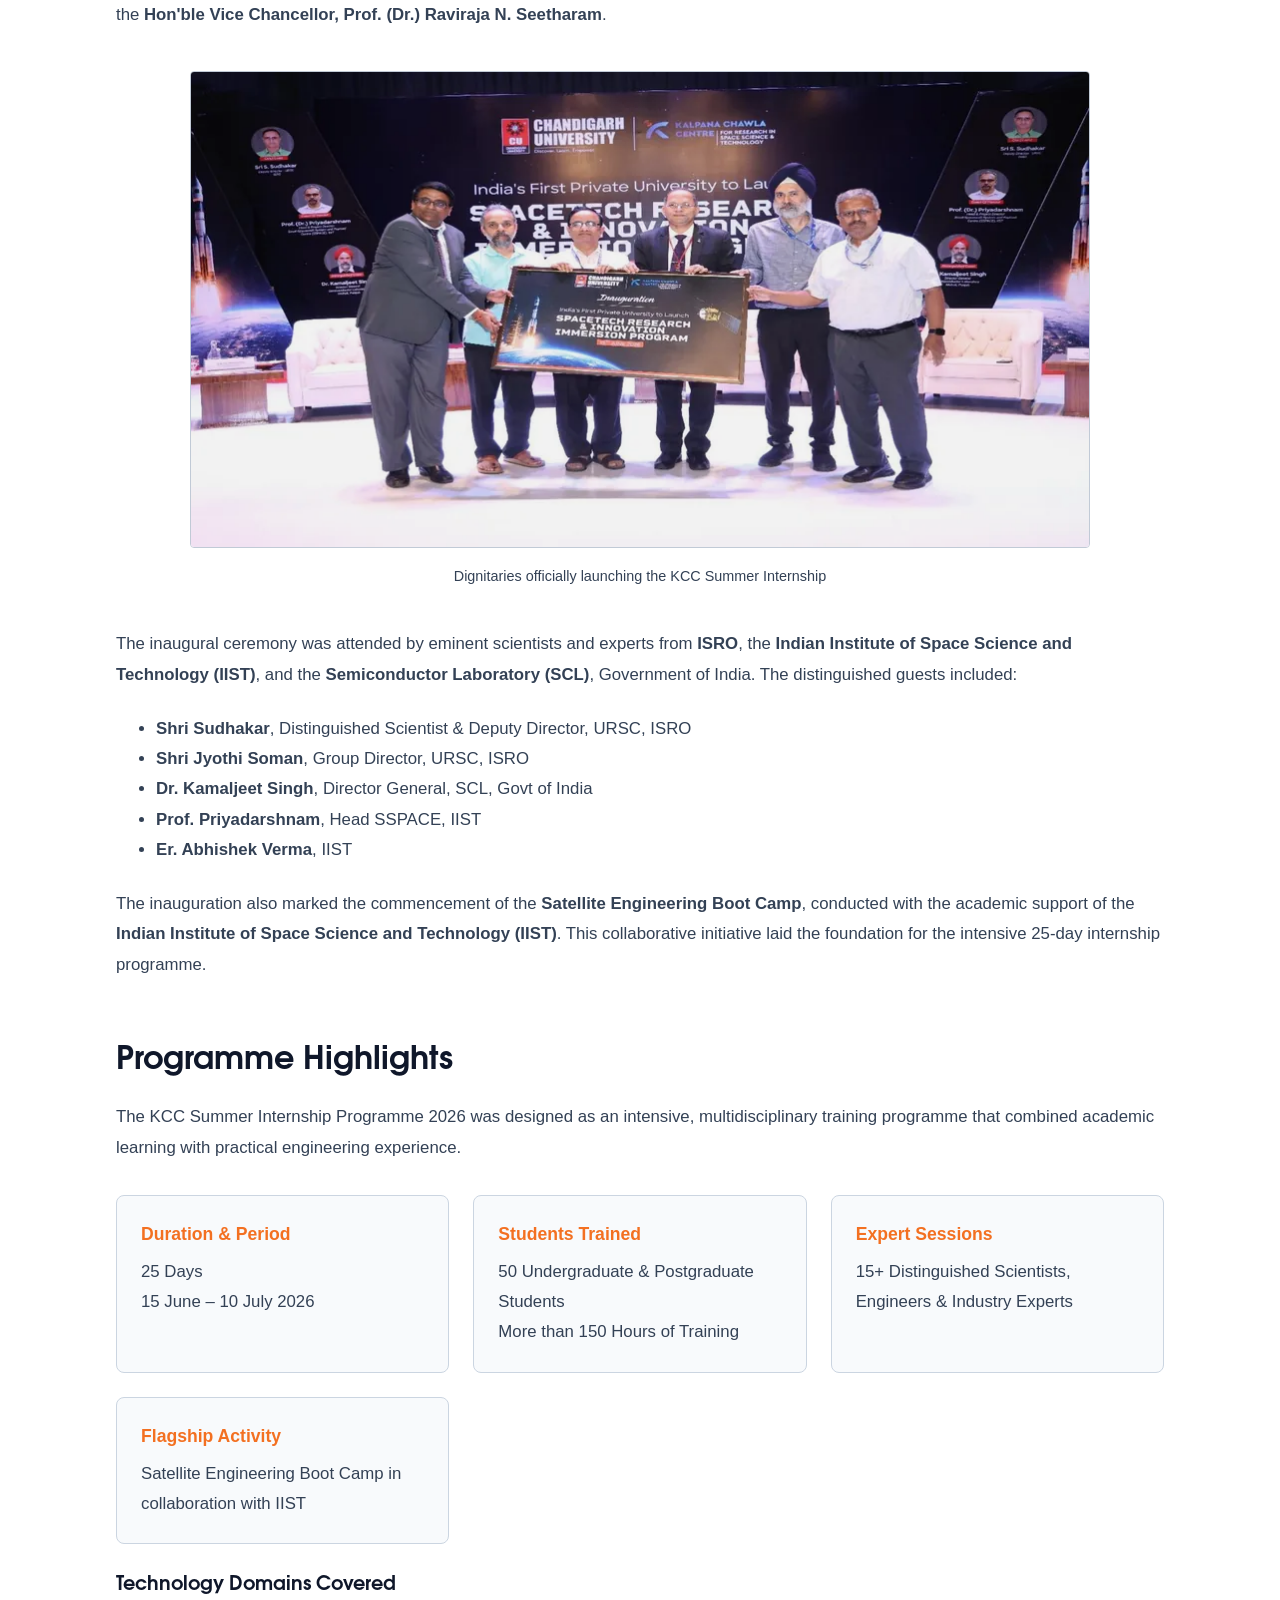
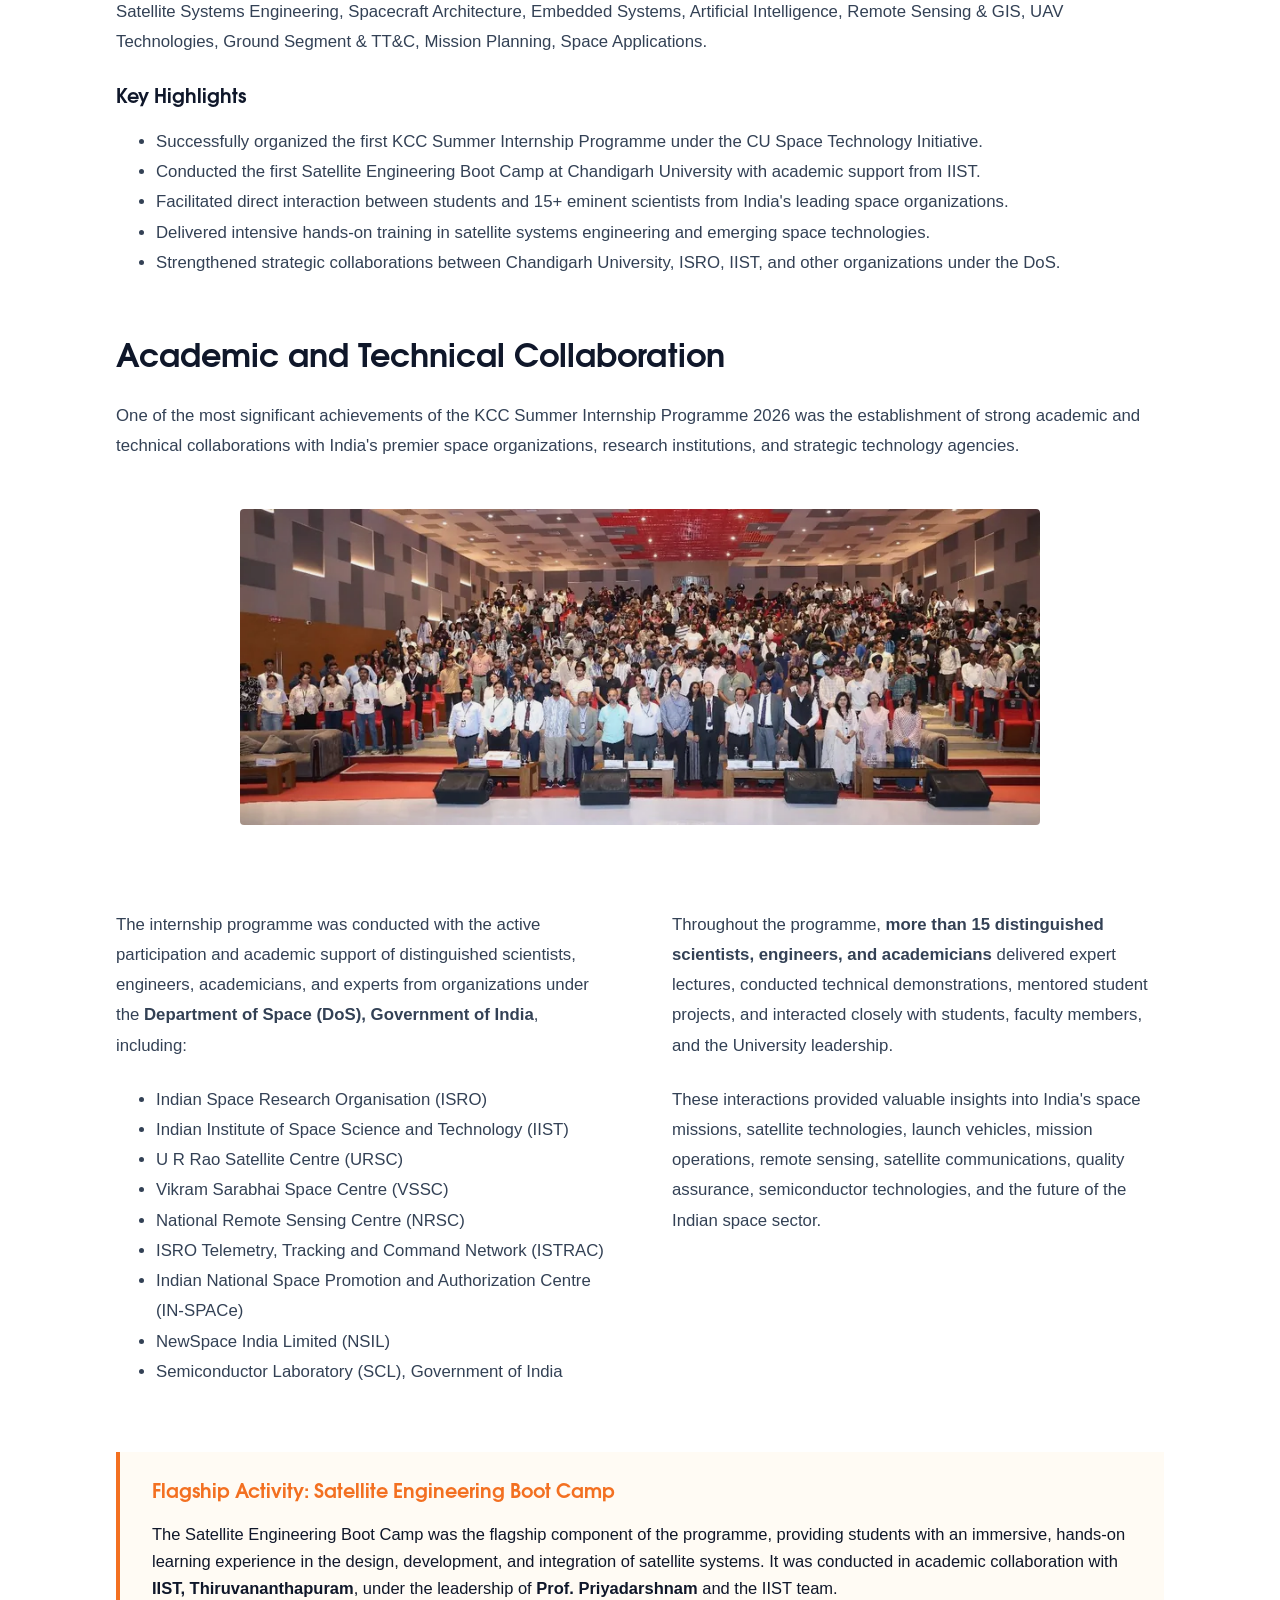
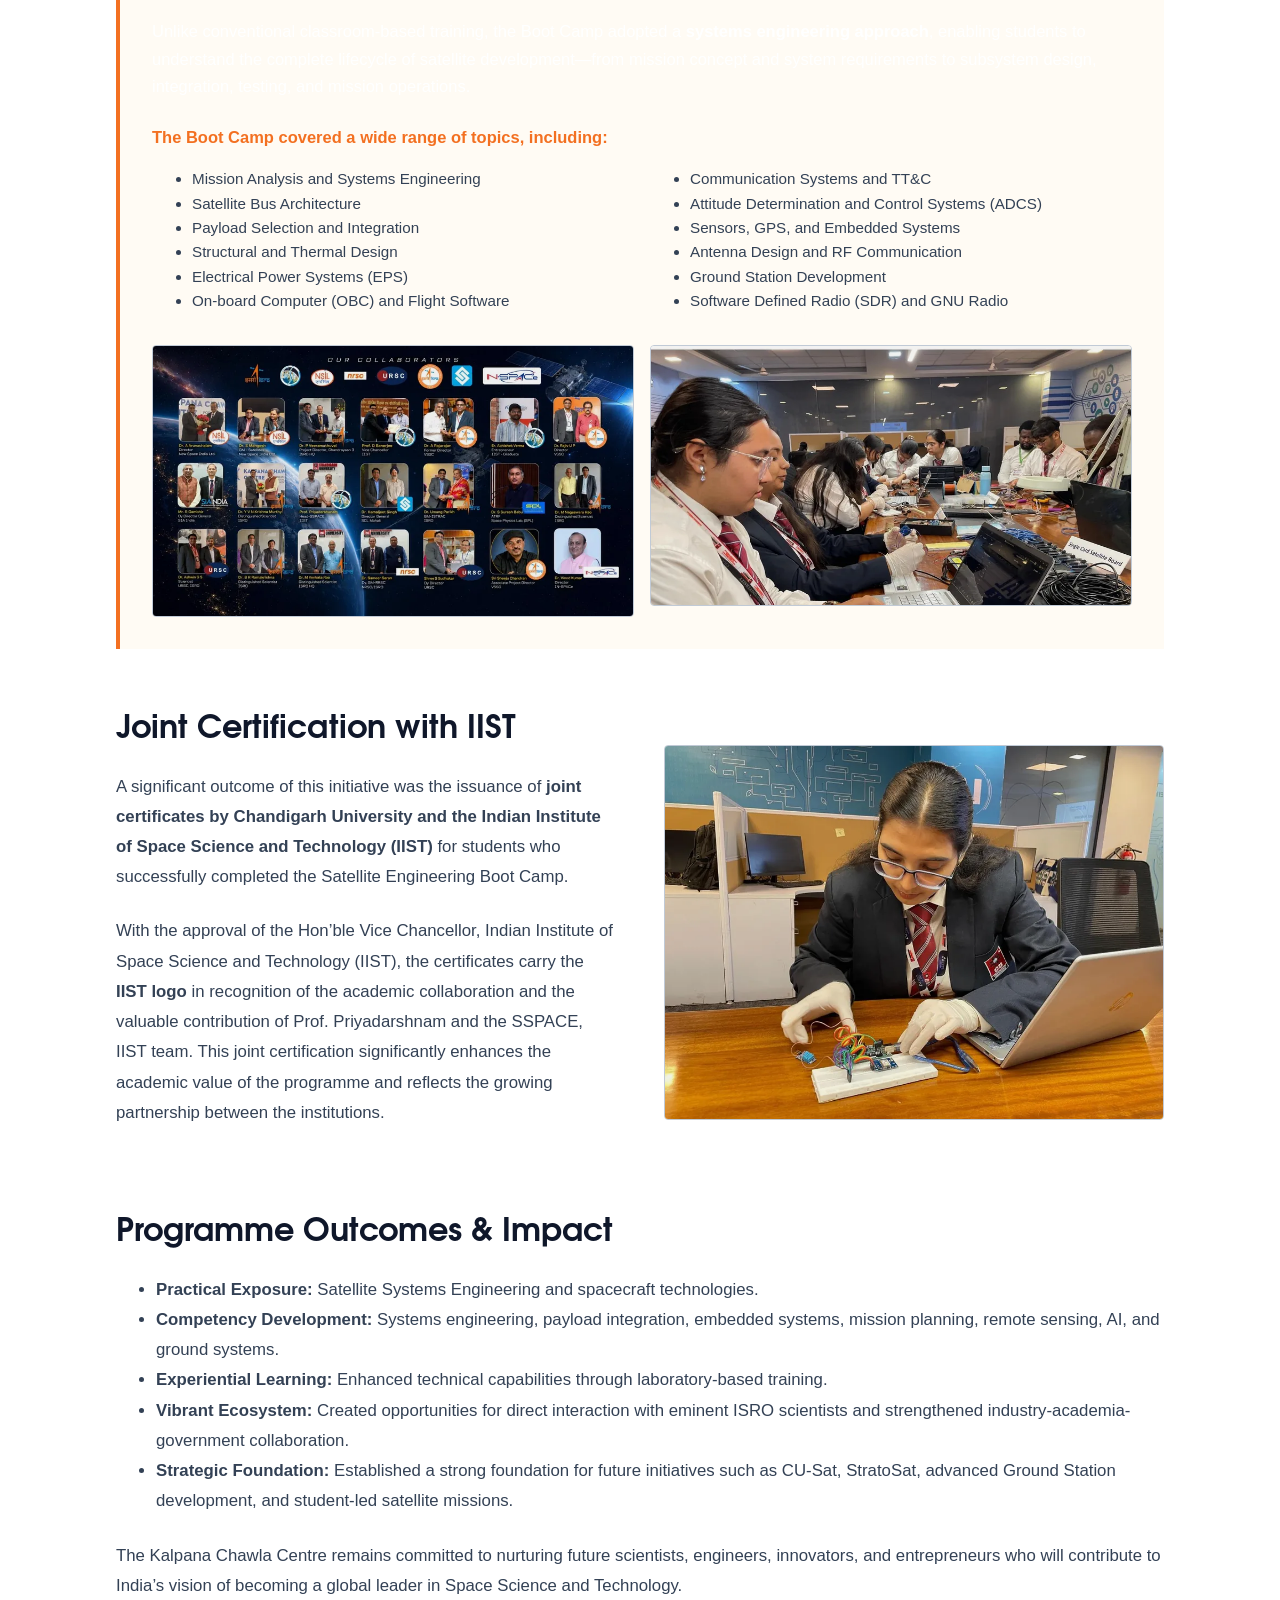
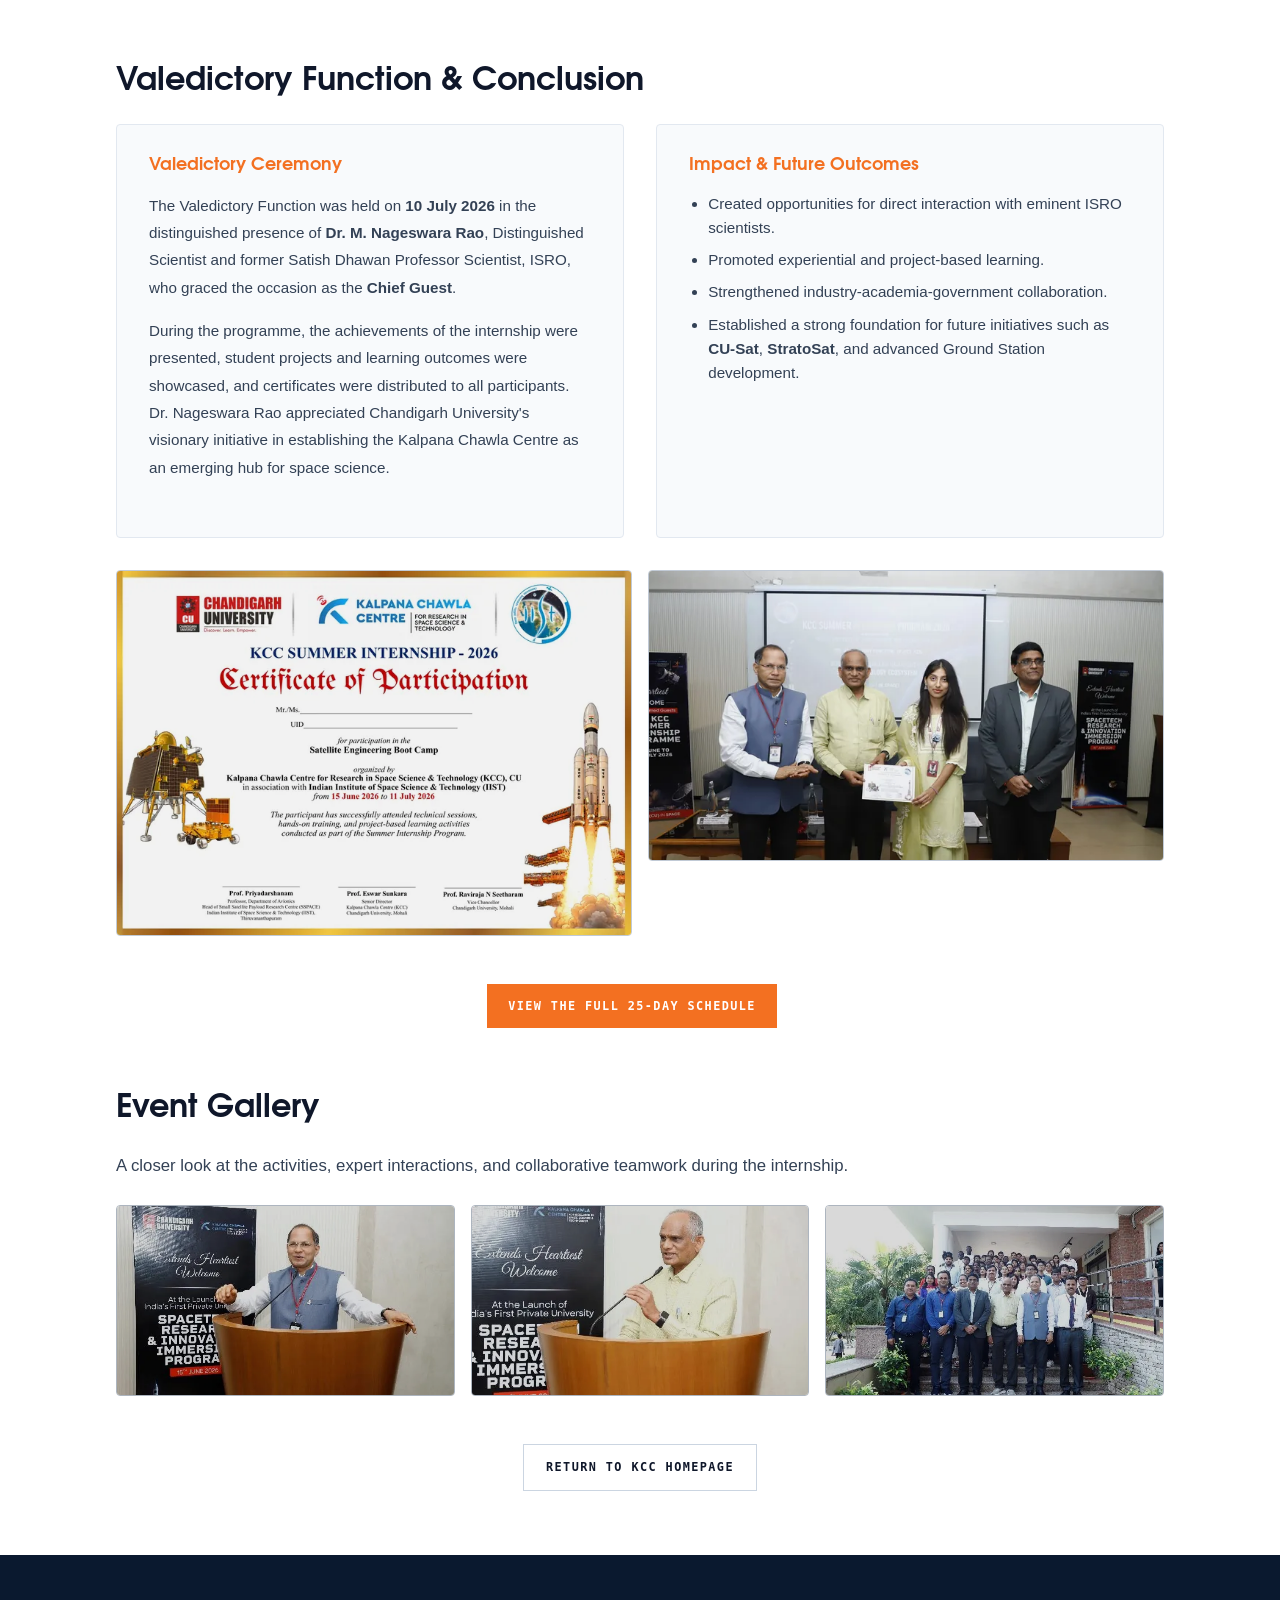
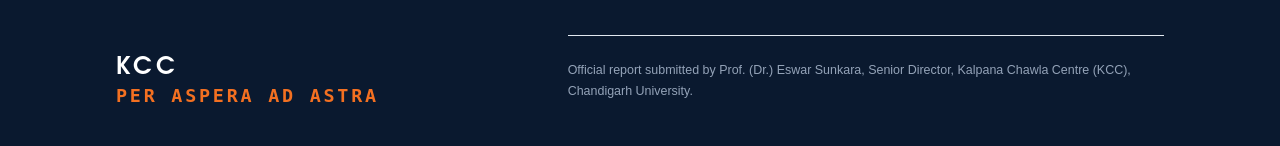
<file: internship-report.html>
<!doctype html>
<html lang="en">
<head>
<meta charset="utf-8">
<title>KCC Summer Internship Programme 2026 Report</title>
<link rel="icon" href="data:image/svg+xml,<svg xmlns='http://www.w3.org/2000/svg' viewBox='0 0 100 100'><text y='0.9em' font-size='90'>🛰️</text></svg>">
<meta name="viewport" content="width=device-width, initial-scale=1">
<meta name="description" content="Official report on the KCC Summer Internship Programme 2026 &mdash; a 25-day flagship spacecraft-engineering boot camp for 50 students at Chandigarh University's Kalpana Chawla Centre.">
<meta name="color-scheme" content="light">
<link rel="stylesheet" href="assets/css/style.css?v=15">
<style>
  .report-header { padding: 4rem 0 2rem; border-bottom: 1px solid var(--line-strong); }
  .report-title { font-size: clamp(2rem, 5vw, 3.5rem); color: var(--ink); line-height: 1.1; margin-bottom: 1rem; }
  .report-subtitle { color: var(--saffron-ink); font-family: var(--mono); letter-spacing: 0.1em; text-transform: uppercase; margin-bottom: 1.5rem; display: block; }
  
  .stats-grid { display: grid; grid-template-columns: repeat(auto-fit, minmax(min(200px, 100%), 1fr)); gap: 1px; background: var(--line); border: 1px solid var(--line); margin: 3rem 0; }
  .stat-box { background: var(--panel); padding: 2rem; text-align: center; }
  .stat-box .num { display: block; font-size: 2.5rem; font-family: var(--mono); color: var(--saffron-ink); margin-bottom: 0.5rem; font-weight: bold; }
  .stat-box .label { font-size: 0.85rem; color: var(--muted); text-transform: uppercase; letter-spacing: 0.05em; }

  .content-section { margin-top: 4rem; }
  .content-section h2 { font-size: 2rem; margin-bottom: 1.5rem; color: var(--ink); }
  .content-section p { color: var(--muted); line-height: 1.8; font-size: 1.05rem; margin-bottom: 1.5rem; }
  
  .org-tags { display: flex; flex-wrap: wrap; gap: 0.75rem; margin-top: 1.5rem; }
  .org-tag { background: rgba(255,255,255,0.05); border: 1px solid var(--line-strong); padding: 0.5rem 1rem; border-radius: 4px; font-family: var(--mono); font-size: 0.8rem; color: #fff; }
  
  .highlight-box { background: rgba(245, 166, 43, 0.05); border-left: 4px solid var(--saffron); padding: 2rem; margin: 3rem 0; }
  .highlight-box h3 { color: var(--saffron); margin-bottom: 1rem; }
  .highlight-box p { margin-bottom: 0; }

  /* Animations */
  .anim-card { transition: transform 0.3s cubic-bezier(0.4, 0, 0.2, 1), box-shadow 0.3s ease, border-color 0.3s ease; }
  .anim-card:hover { transform: translateY(-5px); box-shadow: 0 12px 24px rgba(0,0,0,0.5); border-color: rgba(245, 166, 43, 0.5) !important; }
  
  .anim-img { transition: transform 0.4s cubic-bezier(0.4, 0, 0.2, 1), filter 0.4s ease, box-shadow 0.4s ease; filter: brightness(0.95); }
  .anim-img:hover { transform: scale(1.02); filter: brightness(1.1); z-index: 10; position: relative; box-shadow: 0 15px 35px rgba(0,0,0,0.6); }

  .gallery-grid img { transition: transform 0.4s ease, filter 0.4s ease, box-shadow 0.4s ease; cursor: pointer; filter: brightness(0.85); }
  .gallery-grid img:hover { transform: scale(1.05); filter: brightness(1.15); box-shadow: 0 10px 25px rgba(0,0,0,0.7); z-index: 10; position: relative; }

  .dl-btn { display: inline-flex; align-items: center; gap: 0.75rem; margin-top: 2rem; }

  .two-col { display: grid; grid-template-columns: 1fr 1fr; }
  @media (max-width: 700px) {
    .two-col { grid-template-columns: 1fr; }
  }
</style>
</head>
<body>

<header id="hdr" class="hdr-solid">
  <div class="wrap nav">
    <a class="brand" href="index.html" aria-label="KCC, Chandigarh University — home">
      <b>KCC</b>
      <span>CHANDIGARH UNIVERSITY</span>
    </a>
    <a class="btn-back" href="index.html">&larr; Back to Home</a>
  </div>
</header>

<main>
  <div class="wrap">
    <div class="report-header rv">
      <span class="report-subtitle" style="font-weight: bold;">Official Report &middot; 15 June – 10 July 2026</span>
      <h1 class="report-title">KCC Summer Internship Programme 2026</h1>
      <p class="lead measure" style="color: var(--ink); font-weight: 500;">A flagship initiative developing a highly skilled, innovation-driven workforce capable of contributing to India's rapidly expanding space ecosystem.</p>
      

    </div>

    <div class="stats-grid rv" style="--d:.1s">
      <div class="stat-box">
        <span class="num">25</span>
        <span class="label">Days Duration</span>
      </div>
      <div class="stat-box">
        <span class="num">50</span>
        <span class="label">Students Trained</span>
      </div>
      <div class="stat-box">
        <span class="num">150+</span>
        <span class="label">Hours of Training</span>
      </div>
      <div class="stat-box">
        <span class="num">15+</span>
        <span class="label">Eminent Scientists</span>
      </div>
    </div>

    <div class="content-section rv" style="--d:.2s">
      <h2>Introduction</h2>
      <p>The Kalpana Chawla Centre (KCC) for Research in Space Science & Technology, Chandigarh University, successfully organized the <strong>KCC Summer Internship Programme 2026</strong> from <strong>15 June to 10 July 2026</strong> under the <strong>CU Space Technology Initiative</strong>. The programme was conceived as a flagship initiative to develop a highly skilled, innovation-driven workforce capable of contributing to India's rapidly expanding space ecosystem.</p>
      <p>With India's space sector undergoing unprecedented transformation through increased public-private participation, commercialization, and technological innovation, there is a growing need to equip students with multidisciplinary knowledge and practical skills in advanced space technologies. In response to this national need, the internship programme was designed to bridge the gap between academic learning and real-world engineering through experiential education, hands-on training, and direct interaction with experts from <strong>ISRO, the Indian Institute of Space Science and Technology (IIST), and other organizations under the Department of Space (DoS), Government of India</strong>.</p>
      
      <p>The programme brought together <strong>50 undergraduate and postgraduate students</strong> from diverse engineering and science disciplines for an intensive <strong>25-day</strong> learning experience comprising <strong>more than 150 hours</strong> of expert lectures, laboratory sessions, hands-on satellite engineering activities, technical demonstrations, and multidisciplinary project-based learning.</p>

      <div style="background: var(--panel); border: 1px solid var(--line); padding: 2rem; border-radius: 4px; margin-top: 2rem;">
        <h3 style="color: var(--saffron); margin-bottom: 1rem; font-size: 1.1rem;">Technology Domains Covered</h3>
        <p style="margin-bottom: 0;">Participants received training in Satellite Systems Engineering, Spacecraft Architecture, Embedded Systems, Artificial Intelligence for Space Applications, Remote Sensing, Ground Segment Technologies, UAV Systems, and other emerging space technologies, thereby strengthening both their technical competence and innovation capabilities.</p>
      </div>
    </div>

    <div class="content-section rv" style="--d:.3s">
      <h2>Inaugural Ceremony</h2>
      <p>The KCC Summer Internship Programme 2026 was formally inaugurated on <strong>15 June 2026</strong>, marking the launch of Chandigarh University's flagship initiative under the <strong>CU Space Technology Initiative</strong>. The programme was inaugurated by <strong>Shri Sudhakar, Distinguished Scientist and Deputy Director, U R Rao Satellite Centre (URSC), ISRO</strong>, who graced the occasion as the <strong>Chief Guest</strong>, in the esteemed presence of the <strong>Hon'ble Vice Chancellor, Prof. (Dr.) Raviraja N. Seetharam</strong>.</p>
      
      <div style="margin: 2.5rem 0;">
        <img src="assets/images/inaugural_highres.webp" width="900" height="476" loading="lazy" alt="Inaugural Ceremony" class="anim-img" style="width: 100%; height: auto; max-width: 900px; display: block; margin: 0 auto 1rem; border-radius: 4px; border: 1px solid var(--line-strong);">
        <p style="font-size: 0.9rem; color: var(--muted); text-align: center;">Dignitaries officially launching the KCC Summer Internship</p>
      </div>

      <p>The inaugural ceremony was attended by eminent scientists and experts from <strong>ISRO</strong>, the <strong>Indian Institute of Space Science and Technology (IIST)</strong>, and the <strong>Semiconductor Laboratory (SCL)</strong>, Government of India. The distinguished guests included:</p>
      <ul style="color: var(--muted); line-height: 1.8; font-size: 1.05rem; margin-bottom: 1.5rem;">
        <li><strong>Shri Sudhakar</strong>, Distinguished Scientist & Deputy Director, URSC, ISRO</li>
        <li><strong>Shri Jyothi Soman</strong>, Group Director, URSC, ISRO</li>
        <li><strong>Dr. Kamaljeet Singh</strong>, Director General, SCL, Govt of India</li>
        <li><strong>Prof. Priyadarshnam</strong>, Head SSPACE, IIST</li>
        <li><strong>Er. Abhishek Verma</strong>, IIST</li>
      </ul>
      <p>The inauguration also marked the commencement of the <strong>Satellite Engineering Boot Camp</strong>, conducted with the academic support of the <strong>Indian Institute of Space Science and Technology (IIST)</strong>. This collaborative initiative laid the foundation for the intensive 25-day internship programme.</p>
    </div>

    <div class="content-section rv" style="--d:.35s">
      <h2>Programme Highlights</h2>
      <p>The KCC Summer Internship Programme 2026 was designed as an intensive, multidisciplinary training programme that combined academic learning with practical engineering experience.</p>
      
      <div style="display: grid; grid-template-columns: repeat(auto-fit, minmax(min(280px, 100%), 1fr)); gap: 1.5rem; margin: 2rem 0;">
        <div class="anim-card rv" style="--d:.1s; background: var(--panel); padding: 1.5rem; border-radius: 8px; border: 1px solid var(--line-strong);">
          <strong style="color: var(--saffron); display: block; margin-bottom: 0.5rem; font-size: 1.1rem;">Duration &amp; Period</strong>
          <p style="margin: 0;">25 Days <br><span style="color: var(--muted);">15 June &ndash; 10 July 2026</span></p>
        </div>
        <div class="anim-card rv" style="--d:.2s; background: var(--panel); padding: 1.5rem; border-radius: 8px; border: 1px solid var(--line-strong);">
          <strong style="color: var(--saffron); display: block; margin-bottom: 0.5rem; font-size: 1.1rem;">Students Trained</strong>
          <p style="margin: 0;">50 Undergraduate &amp; Postgraduate Students <br><span style="color: var(--muted);">More than 150 Hours of Training</span></p>
        </div>
        <div class="anim-card rv" style="--d:.3s; background: var(--panel); padding: 1.5rem; border-radius: 8px; border: 1px solid var(--line-strong);">
          <strong style="color: var(--saffron); display: block; margin-bottom: 0.5rem; font-size: 1.1rem;">Expert Sessions</strong>
          <p style="margin: 0;">15+ Distinguished Scientists, Engineers &amp; Industry Experts</p>
        </div>
        <div class="anim-card rv" style="--d:.4s; background: var(--panel); padding: 1.5rem; border-radius: 8px; border: 1px solid var(--line-strong);">
          <strong style="color: var(--saffron); display: block; margin-bottom: 0.5rem; font-size: 1.1rem;">Flagship Activity</strong>
          <p style="margin: 0;">Satellite Engineering Boot Camp in collaboration with IIST</p>
        </div>
      </div>

      <h3 style="margin-top: 2rem; color: var(--ink);">Technology Domains Covered</h3>
      <p style="color: var(--muted); line-height: 1.8;">Satellite Systems Engineering, Spacecraft Architecture, Embedded Systems, Artificial Intelligence, Remote Sensing &amp; GIS, UAV Technologies, Ground Segment &amp; TT&amp;C, Mission Planning, Space Applications.</p>
      
      <h3 style="margin-top: 2rem; color: var(--ink);">Key Highlights</h3>
      <ul style="color: var(--muted); line-height: 1.8; font-size: 1.05rem; margin-bottom: 1.5rem;">
        <li>Successfully organized the first KCC Summer Internship Programme under the CU Space Technology Initiative.</li>
        <li>Conducted the first Satellite Engineering Boot Camp at Chandigarh University with academic support from IIST.</li>
        <li>Facilitated direct interaction between students and 15+ eminent scientists from India's leading space organizations.</li>
        <li>Delivered intensive hands-on training in satellite systems engineering and emerging space technologies.</li>
        <li>Strengthened strategic collaborations between Chandigarh University, ISRO, IIST, and other organizations under the DoS.</li>
      </ul>
    </div>

    <div class="content-section rv" style="--d:.4s">
      <h2>Academic and Technical Collaboration</h2>
      <p>One of the most significant achievements of the KCC Summer Internship Programme 2026 was the establishment of strong academic and technical collaborations with India's premier space organizations, research institutions, and strategic technology agencies.</p>
      
      <div style="margin: 3rem 0;">
        <img src="assets/images/report_img_2.webp" width="900" height="355" loading="lazy" alt="Collaborators" class="anim-img" style="width: 100%; height: auto; max-width: 800px; display: block; margin: 0 auto 2rem; border-radius: 4px;">
      </div>

      <div class="two-col" style="gap: 4rem; align-items: start; margin-top: 2rem;">
        <div>
          <h3 style="color: #fff; margin-bottom: 1rem;">Collaborating Organizations (DoS)</h3>
          <p>The internship programme was conducted with the active participation and academic support of distinguished scientists, engineers, academicians, and experts from organizations under the <strong>Department of Space (DoS), Government of India</strong>, including:</p>
          <ul style="color: var(--muted); line-height: 1.8; font-size: 1.05rem;">
            <li>Indian Space Research Organisation (ISRO)</li>
            <li>Indian Institute of Space Science and Technology (IIST)</li>
            <li>U R Rao Satellite Centre (URSC)</li>
            <li>Vikram Sarabhai Space Centre (VSSC)</li>
            <li>National Remote Sensing Centre (NRSC)</li>
            <li>ISRO Telemetry, Tracking and Command Network (ISTRAC)</li>
            <li>Indian National Space Promotion and Authorization Centre (IN-SPACe)</li>
            <li>NewSpace India Limited (NSIL)</li>
            <li>Semiconductor Laboratory (SCL), Government of India</li>
          </ul>
        </div>
        <div>
          <h3 style="color: #fff; margin-bottom: 1rem;">Expert Mentorship</h3>
          <p>Throughout the programme, <strong>more than 15 distinguished scientists, engineers, and academicians</strong> delivered expert lectures, conducted technical demonstrations, mentored student projects, and interacted closely with students, faculty members, and the University leadership.</p>
          <p>These interactions provided valuable insights into India's space missions, satellite technologies, launch vehicles, mission operations, remote sensing, satellite communications, quality assurance, semiconductor technologies, and the future of the Indian space sector.</p>
        </div>
      </div>
    </div>

    <div class="highlight-box rv" style="--d:.5s">
      <h3>Flagship Activity: Satellite Engineering Boot Camp</h3>
      <p>The Satellite Engineering Boot Camp was the flagship component of the programme, providing students with an immersive, hands-on learning experience in the design, development, and integration of satellite systems. It was conducted in academic collaboration with <strong>IIST, Thiruvananthapuram</strong>, under the leadership of <strong>Prof. Priyadarshnam</strong> and the IIST team.</p>
      <p style="margin-top: 1rem; color: #fff;">Unlike conventional classroom-based training, the Boot Camp adopted a <strong>systems engineering approach</strong>, enabling students to understand the complete lifecycle of satellite development—from mission concept and system requirements to subsystem design, integration, testing, and mission operations.</p>
      
      <div style="margin-top: 1.5rem;">
        <p style="margin-bottom: 0.5rem; color: var(--saffron); font-weight: bold;">The Boot Camp covered a wide range of topics, including:</p>
        <div class="two-col" style="gap: 1rem; margin-top: 1rem;">
          <ul style="color: var(--muted); line-height: 1.6; font-size: 0.95rem; margin: 0;">
            <li>Mission Analysis and Systems Engineering</li>
            <li>Satellite Bus Architecture</li>
            <li>Payload Selection and Integration</li>
            <li>Structural and Thermal Design</li>
            <li>Electrical Power Systems (EPS)</li>
            <li>On-board Computer (OBC) and Flight Software</li>
          </ul>
          <ul style="color: var(--muted); line-height: 1.6; font-size: 0.95rem; margin: 0;">
            <li>Communication Systems and TT&C</li>
            <li>Attitude Determination and Control Systems (ADCS)</li>
            <li>Sensors, GPS, and Embedded Systems</li>
            <li>Antenna Design and RF Communication</li>
            <li>Ground Station Development</li>
            <li>Software Defined Radio (SDR) and GNU Radio</li>
          </ul>
        </div>
      </div>
      <div class="two-col" style="margin-top: 2rem; gap: 1rem;">
        <img src="assets/images/report_img_3.webp" width="900" height="506" loading="lazy" alt="Boot Camp Hands-on Session" class="anim-img rv" style="--d:.2s; width: 100%; height: auto; border-radius: 4px; border: 1px solid var(--line-strong);">
        <img src="assets/images/report_img_4.webp" width="900" height="485" loading="lazy" alt="Boot Camp Practical Engineering" class="anim-img rv" style="--d:.4s; width: 100%; height: auto; border-radius: 4px; border: 1px solid var(--line-strong);">
      </div>
    </div>

    <div class="content-section rv" style="--d:.6s">
      <div class="two-col" style="gap: 3rem; align-items: center;">
        <div>
          <h2>Joint Certification with IIST</h2>
          <p>A significant outcome of this initiative was the issuance of <strong>joint certificates by Chandigarh University and the Indian Institute of Space Science and Technology (IIST)</strong> for students who successfully completed the Satellite Engineering Boot Camp.</p>
          <p>With the approval of the Hon’ble Vice Chancellor, Indian Institute of Space Science and Technology (IIST), the certificates carry the <strong>IIST logo</strong> in recognition of the academic collaboration and the valuable contribution of Prof. Priyadarshnam and the SSPACE, IIST team. This joint certification significantly enhances the academic value of the programme and reflects the growing partnership between the institutions.</p>
        </div>
        <div>
          <img src="assets/images/report_img_5.webp" width="900" height="675" loading="lazy" alt="Joint Certificate with IIST" class="anim-img rv" style="--d:.2s; width: 100%; height: auto; border-radius: 4px; border: 1px solid var(--line-strong);">
        </div>
      </div>
    </div>

    <div class="content-section rv" style="--d:.55s">
      <h2>Programme Outcomes &amp; Impact</h2>
      <ul style="color: var(--muted); line-height: 1.8; font-size: 1.05rem; margin-bottom: 1.5rem;">
        <li><strong>Practical Exposure:</strong> Satellite Systems Engineering and spacecraft technologies.</li>
        <li><strong>Competency Development:</strong> Systems engineering, payload integration, embedded systems, mission planning, remote sensing, AI, and ground systems.</li>
        <li><strong>Experiential Learning:</strong> Enhanced technical capabilities through laboratory-based training.</li>
        <li><strong>Vibrant Ecosystem:</strong> Created opportunities for direct interaction with eminent ISRO scientists and strengthened industry-academia-government collaboration.</li>
        <li><strong>Strategic Foundation:</strong> Established a strong foundation for future initiatives such as CU-Sat, StratoSat, advanced Ground Station development, and student-led satellite missions.</li>
      </ul>
      <p>The Kalpana Chawla Centre remains committed to nurturing future scientists, engineers, innovators, and entrepreneurs who will contribute to India&rsquo;s vision of becoming a global leader in Space Science and Technology.</p>
    </div>

    <div class="content-section rv" style="--d:.7s">
      <h2>Valedictory Function & Conclusion</h2>
      <div class="two-col" style="gap: 2rem;">
        <div class="anim-card rv" style="--d:.1s; background: var(--panel); border: 1px solid var(--line); padding: 2rem; border-radius: 4px;">
          <h3 style="color: var(--saffron); margin-bottom: 1rem; font-size: 1.1rem;">Valedictory Ceremony</h3>
          <p style="font-size: 0.95rem; margin-bottom: 1rem;">The Valedictory Function was held on <strong>10 July 2026</strong> in the distinguished presence of <strong>Dr. M. Nageswara Rao</strong>, Distinguished Scientist and former Satish Dhawan Professor Scientist, ISRO, who graced the occasion as the <strong>Chief Guest</strong>.</p>
          <p style="font-size: 0.95rem;">During the programme, the achievements of the internship were presented, student projects and learning outcomes were showcased, and certificates were distributed to all participants. Dr. Nageswara Rao appreciated Chandigarh University's visionary initiative in establishing the Kalpana Chawla Centre as an emerging hub for space science.</p>
        </div>
        <div class="anim-card rv" style="--d:.3s; background: var(--panel); border: 1px solid var(--line); padding: 2rem; border-radius: 4px;">
          <h3 style="color: var(--saffron); margin-bottom: 1rem; font-size: 1.1rem;">Impact & Future Outcomes</h3>
          <ul style="color: var(--muted); line-height: 1.6; font-size: 0.95rem; padding-left: 1.2rem;">
            <li style="margin-bottom: 0.5rem;">Created opportunities for direct interaction with eminent ISRO scientists.</li>
            <li style="margin-bottom: 0.5rem;">Promoted experiential and project-based learning.</li>
            <li style="margin-bottom: 0.5rem;">Strengthened industry-academia-government collaboration.</li>
            <li style="margin-bottom: 0.5rem;">Established a strong foundation for future initiatives such as <strong>CU-Sat</strong>, <strong>StratoSat</strong>, and advanced Ground Station development.</li>
          </ul>
        </div>
      </div>
      <div class="two-col" style="margin-top: 2rem; gap: 1rem;">
        <img src="assets/images/new_certificate.webp" width="700" height="495" loading="lazy" alt="Participant Certificate" class="anim-img rv" style="--d:.1s; width: 100%; height: auto; border-radius: 4px; border: 1px solid var(--line-strong);">
        <img src="assets/images/valedictory_group.webp" width="700" height="393" loading="lazy" alt="Group Photo at Valedictory Function" class="anim-img rv" style="--d:.3s; width: 100%; height: auto; border-radius: 4px; border: 1px solid var(--line-strong);">
      </div>
      <div style="margin-top: 3rem; text-align: center;">
        <a href="internship-schedule.html" class="btn btn-solid" style="margin-right: 1rem;">View the Full 25-Day Schedule</a>
      </div>
    </div>

    <div class="content-section rv" style="--d:.65s">
      <h2>Event Gallery</h2>
      <p>A closer look at the activities, expert interactions, and collaborative teamwork during the internship.</p>
      <div class="gallery-grid" style="display: grid; grid-template-columns: repeat(auto-fit, minmax(min(250px, 100%), 1fr)); gap: 1rem; margin-top: 1.5rem;">
        <img src="assets/images/report_img_8.webp" width="592" height="333" loading="lazy" alt="Event Photo 1" class="rv" style="--d:.1s; width: 100%; height: 100%; object-fit: cover; border-radius: 4px; border: 1px solid var(--line-strong);">
        <img src="assets/images/report_img_9.webp" width="574" height="322" loading="lazy" alt="Event Photo 2" class="rv" style="--d:.3s; width: 100%; height: 100%; object-fit: cover; border-radius: 4px; border: 1px solid var(--line-strong);">
        <img src="assets/images/report_img_10.webp" width="614" height="345" loading="lazy" alt="Event Photo 3" class="rv" style="--d:.5s; width: 100%; height: 100%; object-fit: cover; border-radius: 4px; border: 1px solid var(--line-strong);">
      </div>
      <div style="margin-top: 3rem; text-align: center;">
        <a href="index.html" class="btn btn-ghost">Return to KCC Homepage</a>
      </div>
    </div>

  </div>
</main>

<footer style="margin-top: 4rem;">
  <div class="wrap">
    <div class="foot-top">
      <a class="brand" href="index.html" aria-label="KCC, Per Aspera Ad Astra — back to top">
        <b>KCC</b>
        <span>PER ASPERA AD ASTRA</span>
      </a>
      <p class="foot-note">Official report submitted by Prof. (Dr.) Eswar Sunkara, Senior Director, Kalpana Chawla Centre (KCC), Chandigarh University.</p>
    </div>
  </div>
</footer>

<script src="assets/js/main.js?v=2"></script>
</body>
</html>
</file>
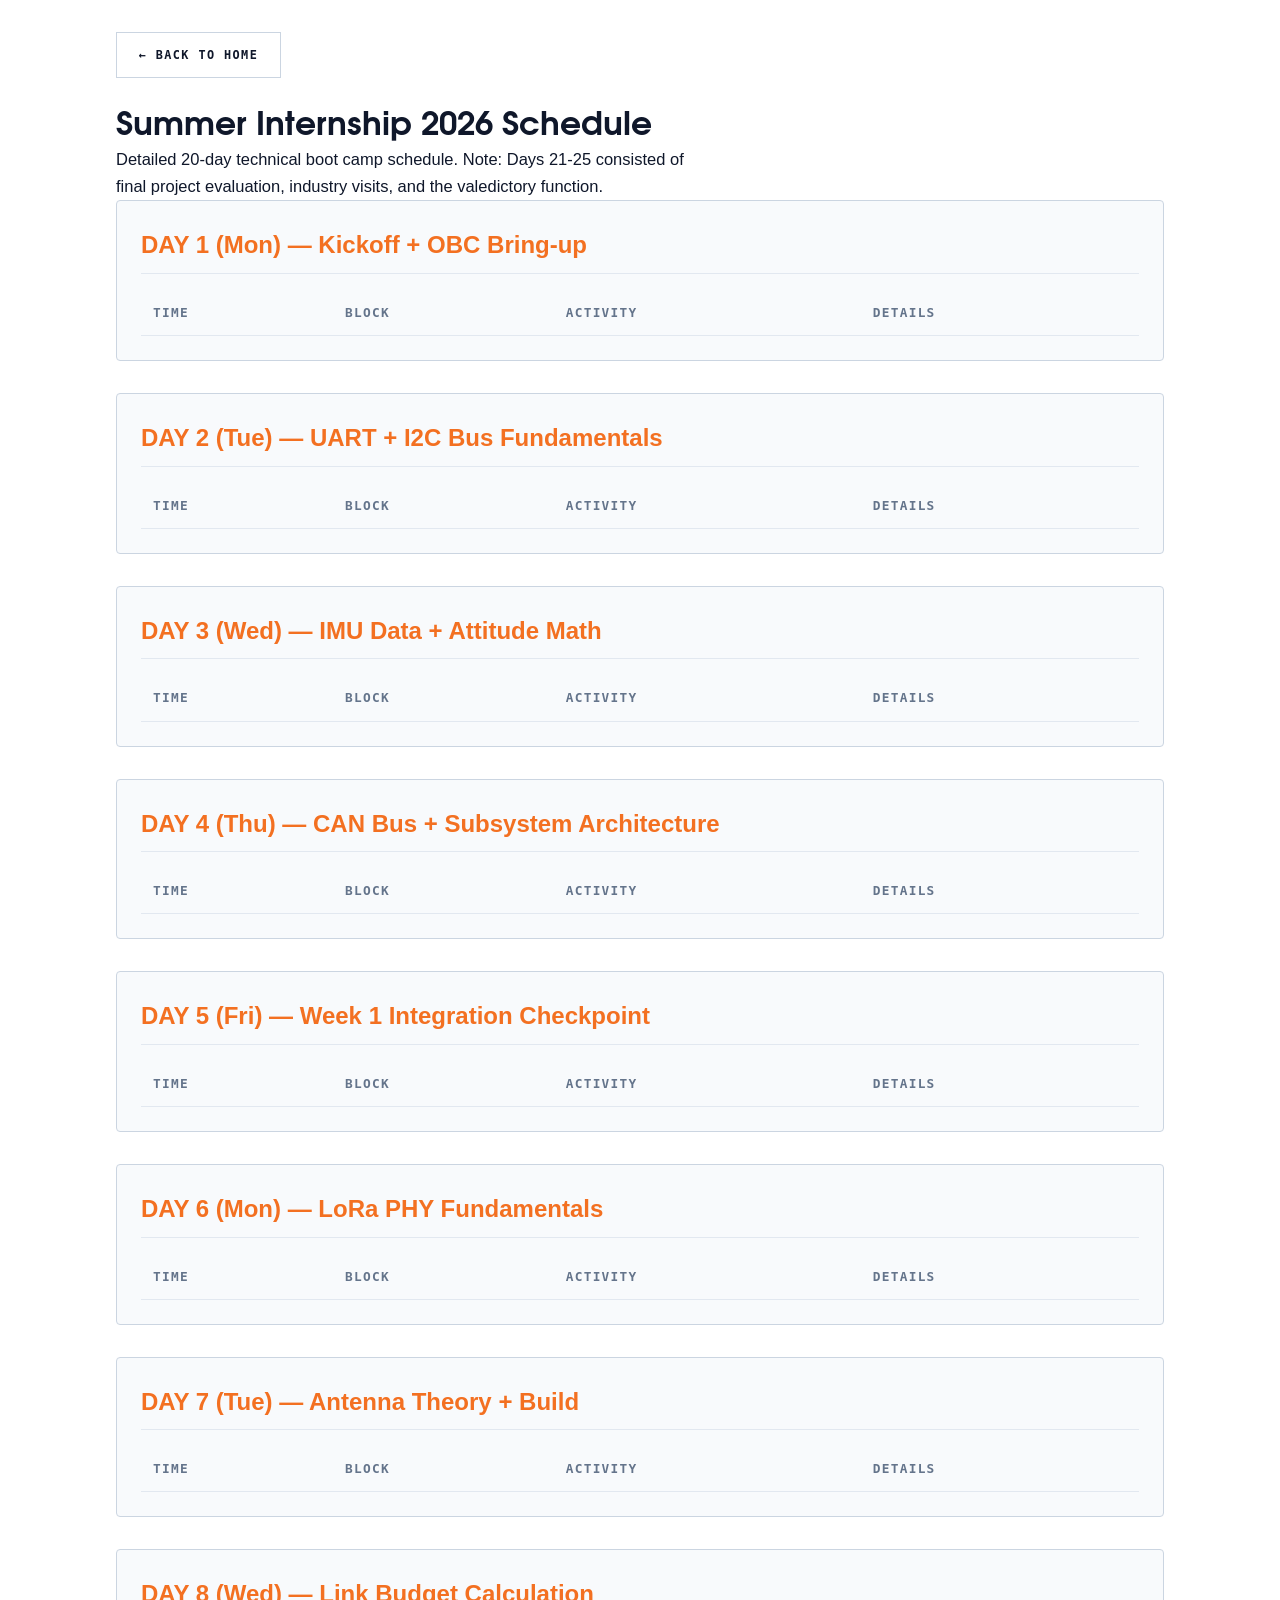
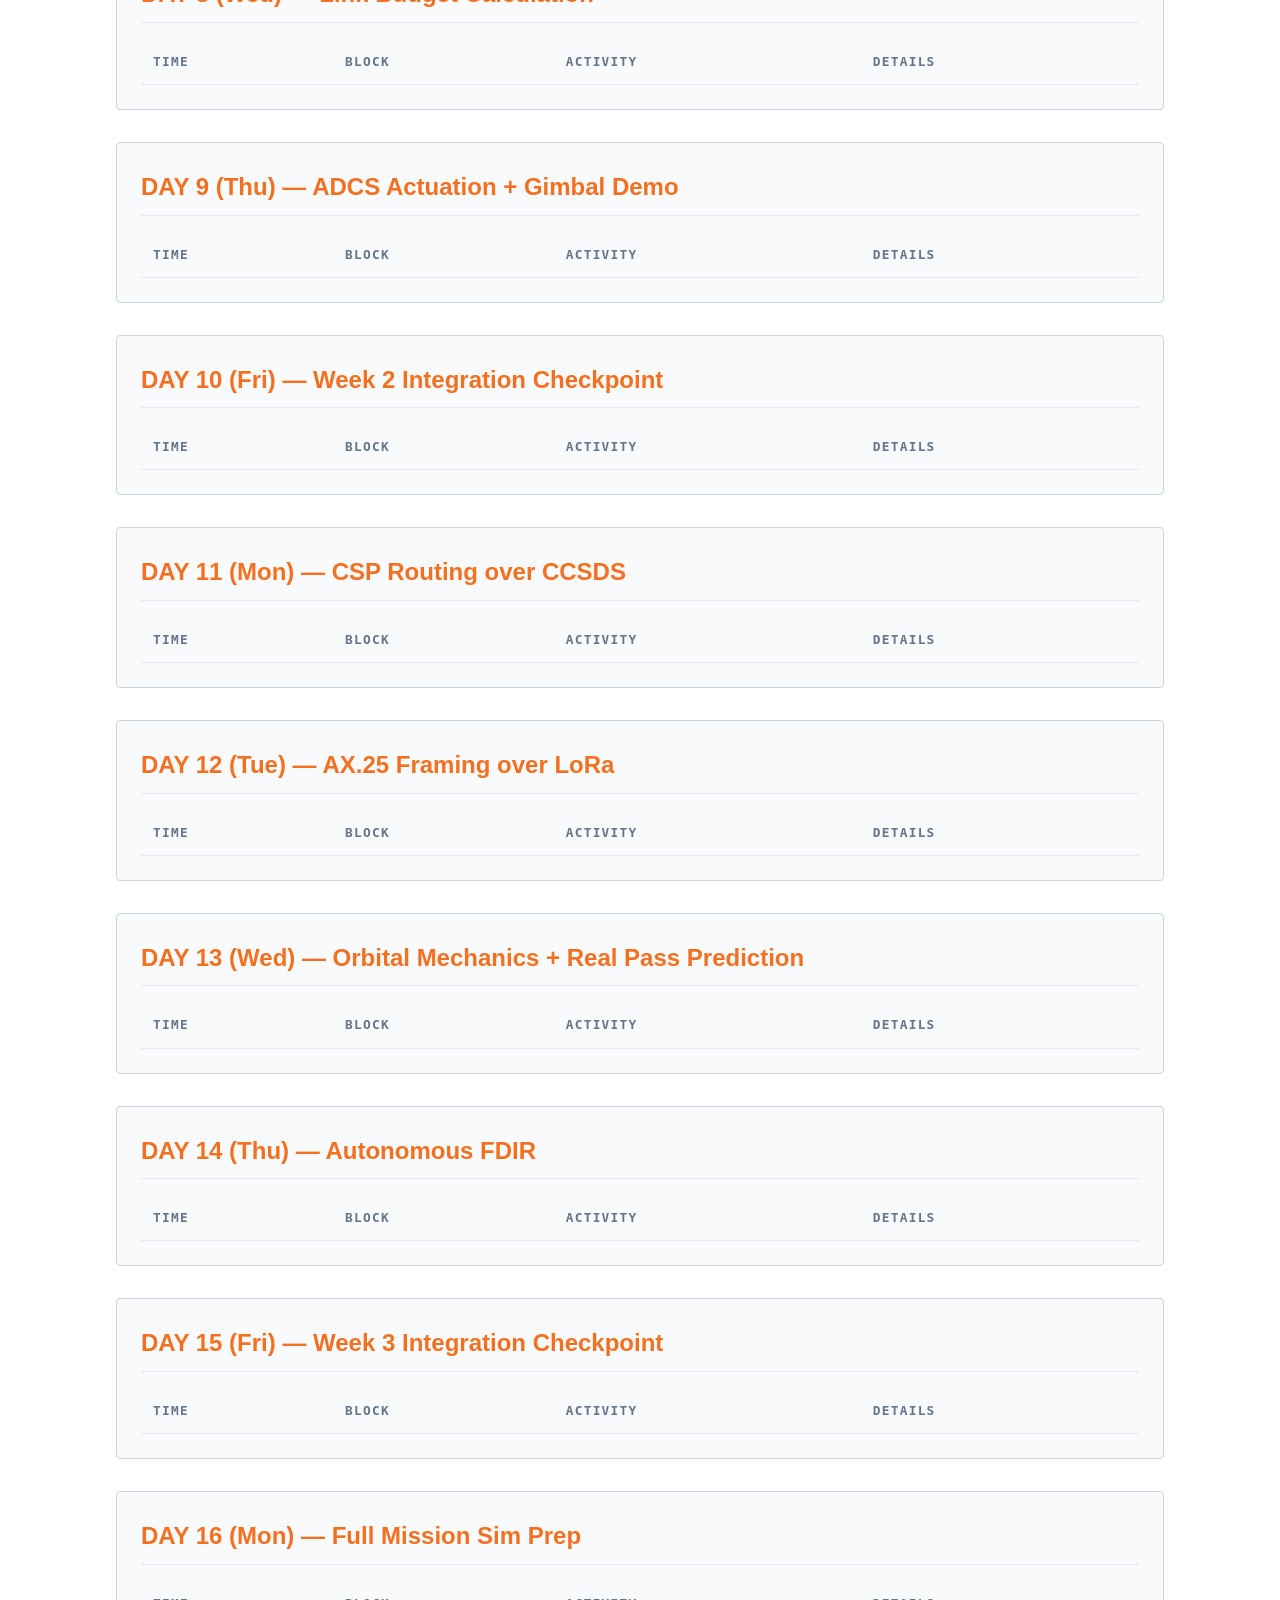
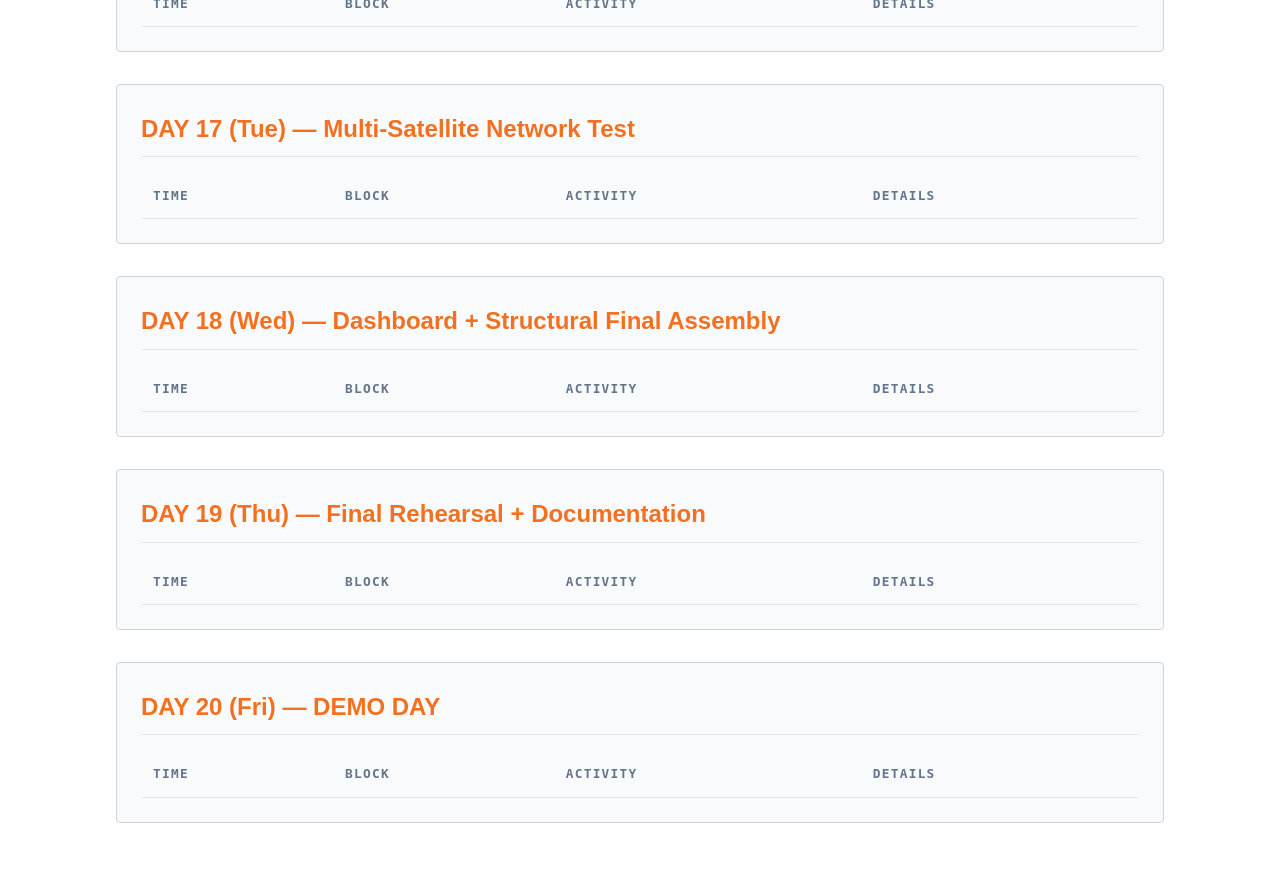
<file: internship-schedule.html>
<!DOCTYPE html>
<html lang='en'>
<head>
<meta charset='utf-8'>
<title>KCC Summer Internship 2026 - Schedule</title>
<link rel="icon" href="data:image/svg+xml,<svg xmlns='http://www.w3.org/2000/svg' viewBox='0 0 100 100'><text y='0.9em' font-size='90'>🛰️</text></svg>">
<meta name='viewport' content='width=device-width, initial-scale=1'>
<meta name='description' content='Detailed 20-day technical boot camp schedule for the KCC Summer Internship Programme 2026 at Chandigarh University.'>
<link rel='stylesheet' href='assets/css/style.css?v=15'>
<style>
  body { padding: 2rem; background: var(--void); color: var(--ink); font-family: var(--body); }
  .day-card { background: var(--panel); border: 1px solid var(--line-strong); margin-bottom: 2rem; padding: 1.5rem; border-radius: 4px; }
  .day-header { font-size: 1.5rem; color: var(--saffron); font-weight: bold; margin-bottom: 1rem; border-bottom: 1px solid var(--line); padding-bottom: 0.5rem; }
  table { width: 100%; border-collapse: collapse; margin-top: 1rem; }
  th, td { padding: 0.75rem; border-bottom: 1px solid var(--line); text-align: left; }
  th { font-family: var(--mono); font-size: 0.8rem; color: var(--faint); text-transform: uppercase; letter-spacing: 0.1em; }
  td { font-size: 0.95rem; }
  .time { font-family: var(--mono); color: var(--signal); white-space: nowrap; }

  /* Four columns of padded cells need more width than a phone has, and the
     nested body + card padding ate another 112px, so the page scrolled
     sideways. Trim the padding and let each table scroll on its own. */
  @media (max-width: 640px) {
    body { padding: 1rem; }
    .day-card { padding: 1rem; }
    .day-header { font-size: 1.15rem; }
    .table-scroll { overflow-x: auto; -webkit-overflow-scrolling: touch; }
    table { min-width: 30rem; }
    th, td { padding: 0.6rem 0.5rem; }
  }
</style>
</head>
<body>
<div class='wrap'>
  <a href='index.html' class='btn btn-ghost' style='margin-bottom: 2rem; display: inline-block;'>&larr; Back to Home</a>
  <h1>Summer Internship 2026 Schedule</h1>
  <p class='lead measure'>Detailed 20-day technical boot camp schedule. Note: Days 21-25 consisted of final project evaluation, industry visits, and the valedictory function.</p>
<div class='day-card'><div class='day-header'>DAY 1  (Mon)  —  Kickoff + OBC Bring-up</div><div class='table-scroll'><table><tr><th>Time</th><th>Block</th><th>Activity</th><th>Details</th></tr></table></div></div>
<div class='day-card'><div class='day-header'>DAY 2  (Tue)  —  UART + I2C Bus Fundamentals</div><div class='table-scroll'><table><tr><th>Time</th><th>Block</th><th>Activity</th><th>Details</th></tr></table></div></div>
<div class='day-card'><div class='day-header'>DAY 3  (Wed)  —  IMU Data + Attitude Math</div><div class='table-scroll'><table><tr><th>Time</th><th>Block</th><th>Activity</th><th>Details</th></tr></table></div></div>
<div class='day-card'><div class='day-header'>DAY 4  (Thu)  —  CAN Bus + Subsystem Architecture</div><div class='table-scroll'><table><tr><th>Time</th><th>Block</th><th>Activity</th><th>Details</th></tr></table></div></div>
<div class='day-card'><div class='day-header'>DAY 5  (Fri)  —  Week 1 Integration Checkpoint</div><div class='table-scroll'><table><tr><th>Time</th><th>Block</th><th>Activity</th><th>Details</th></tr></table></div></div>
<div class='day-card'><div class='day-header'>DAY 6  (Mon)  —  LoRa PHY Fundamentals</div><div class='table-scroll'><table><tr><th>Time</th><th>Block</th><th>Activity</th><th>Details</th></tr></table></div></div>
<div class='day-card'><div class='day-header'>DAY 7  (Tue)  —  Antenna Theory + Build</div><div class='table-scroll'><table><tr><th>Time</th><th>Block</th><th>Activity</th><th>Details</th></tr></table></div></div>
<div class='day-card'><div class='day-header'>DAY 8  (Wed)  —  Link Budget Calculation</div><div class='table-scroll'><table><tr><th>Time</th><th>Block</th><th>Activity</th><th>Details</th></tr></table></div></div>
<div class='day-card'><div class='day-header'>DAY 9  (Thu)  —  ADCS Actuation + Gimbal Demo</div><div class='table-scroll'><table><tr><th>Time</th><th>Block</th><th>Activity</th><th>Details</th></tr></table></div></div>
<div class='day-card'><div class='day-header'>DAY 10  (Fri)  —  Week 2 Integration Checkpoint</div><div class='table-scroll'><table><tr><th>Time</th><th>Block</th><th>Activity</th><th>Details</th></tr></table></div></div>
<div class='day-card'><div class='day-header'>DAY 11  (Mon)  —  CSP Routing over CCSDS</div><div class='table-scroll'><table><tr><th>Time</th><th>Block</th><th>Activity</th><th>Details</th></tr></table></div></div>
<div class='day-card'><div class='day-header'>DAY 12  (Tue)  —  AX.25 Framing over LoRa</div><div class='table-scroll'><table><tr><th>Time</th><th>Block</th><th>Activity</th><th>Details</th></tr></table></div></div>
<div class='day-card'><div class='day-header'>DAY 13  (Wed)  —  Orbital Mechanics + Real Pass Prediction</div><div class='table-scroll'><table><tr><th>Time</th><th>Block</th><th>Activity</th><th>Details</th></tr></table></div></div>
<div class='day-card'><div class='day-header'>DAY 14  (Thu)  —  Autonomous FDIR</div><div class='table-scroll'><table><tr><th>Time</th><th>Block</th><th>Activity</th><th>Details</th></tr></table></div></div>
<div class='day-card'><div class='day-header'>DAY 15  (Fri)  —  Week 3 Integration Checkpoint</div><div class='table-scroll'><table><tr><th>Time</th><th>Block</th><th>Activity</th><th>Details</th></tr></table></div></div>
<div class='day-card'><div class='day-header'>DAY 16  (Mon)  —  Full Mission Sim Prep</div><div class='table-scroll'><table><tr><th>Time</th><th>Block</th><th>Activity</th><th>Details</th></tr></table></div></div>
<div class='day-card'><div class='day-header'>DAY 17  (Tue)  —  Multi-Satellite Network Test</div><div class='table-scroll'><table><tr><th>Time</th><th>Block</th><th>Activity</th><th>Details</th></tr></table></div></div>
<div class='day-card'><div class='day-header'>DAY 18  (Wed)  —  Dashboard + Structural Final Assembly</div><div class='table-scroll'><table><tr><th>Time</th><th>Block</th><th>Activity</th><th>Details</th></tr></table></div></div>
<div class='day-card'><div class='day-header'>DAY 19  (Thu)  —  Final Rehearsal + Documentation</div><div class='table-scroll'><table><tr><th>Time</th><th>Block</th><th>Activity</th><th>Details</th></tr></table></div></div>
<div class='day-card'><div class='day-header'>DAY 20  (Fri)  —  DEMO DAY</div><div class='table-scroll'><table><tr><th>Time</th><th>Block</th><th>Activity</th><th>Details</th></tr></table></div></div></div></body></html>
</file>
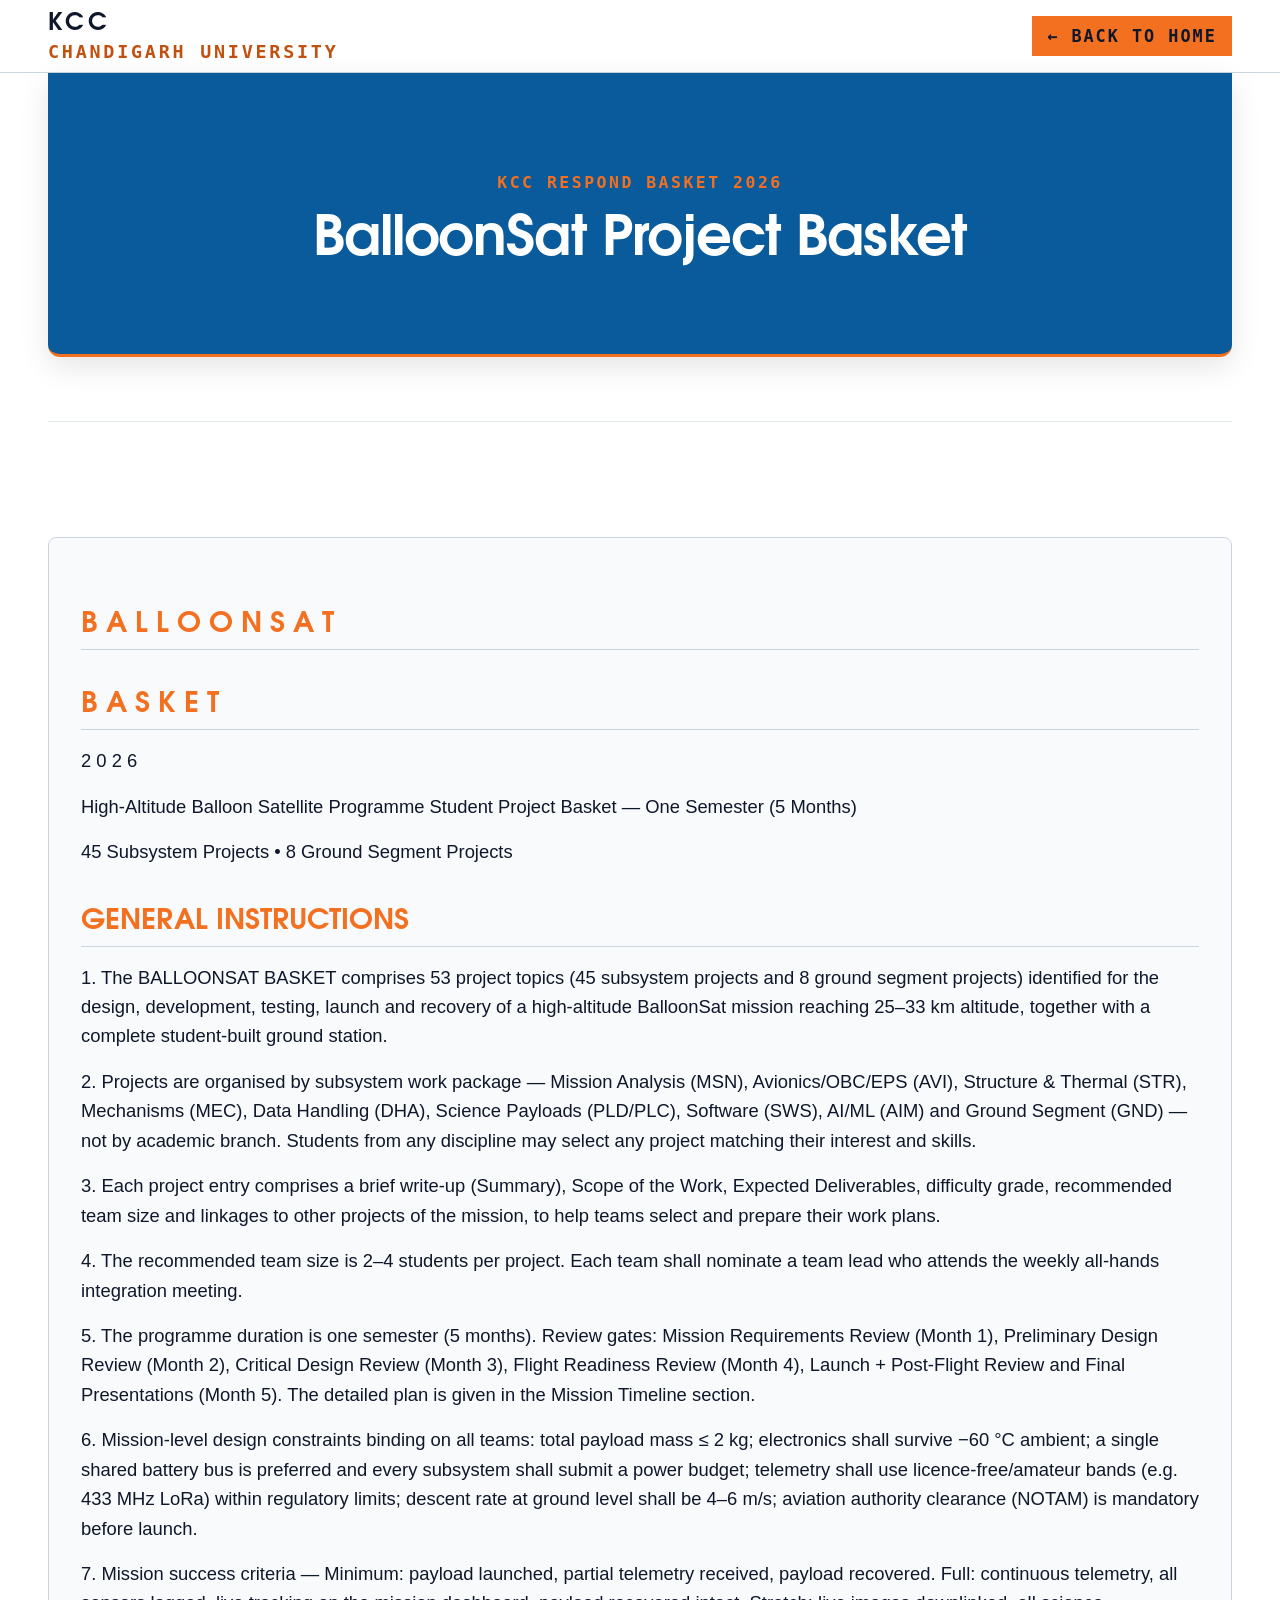
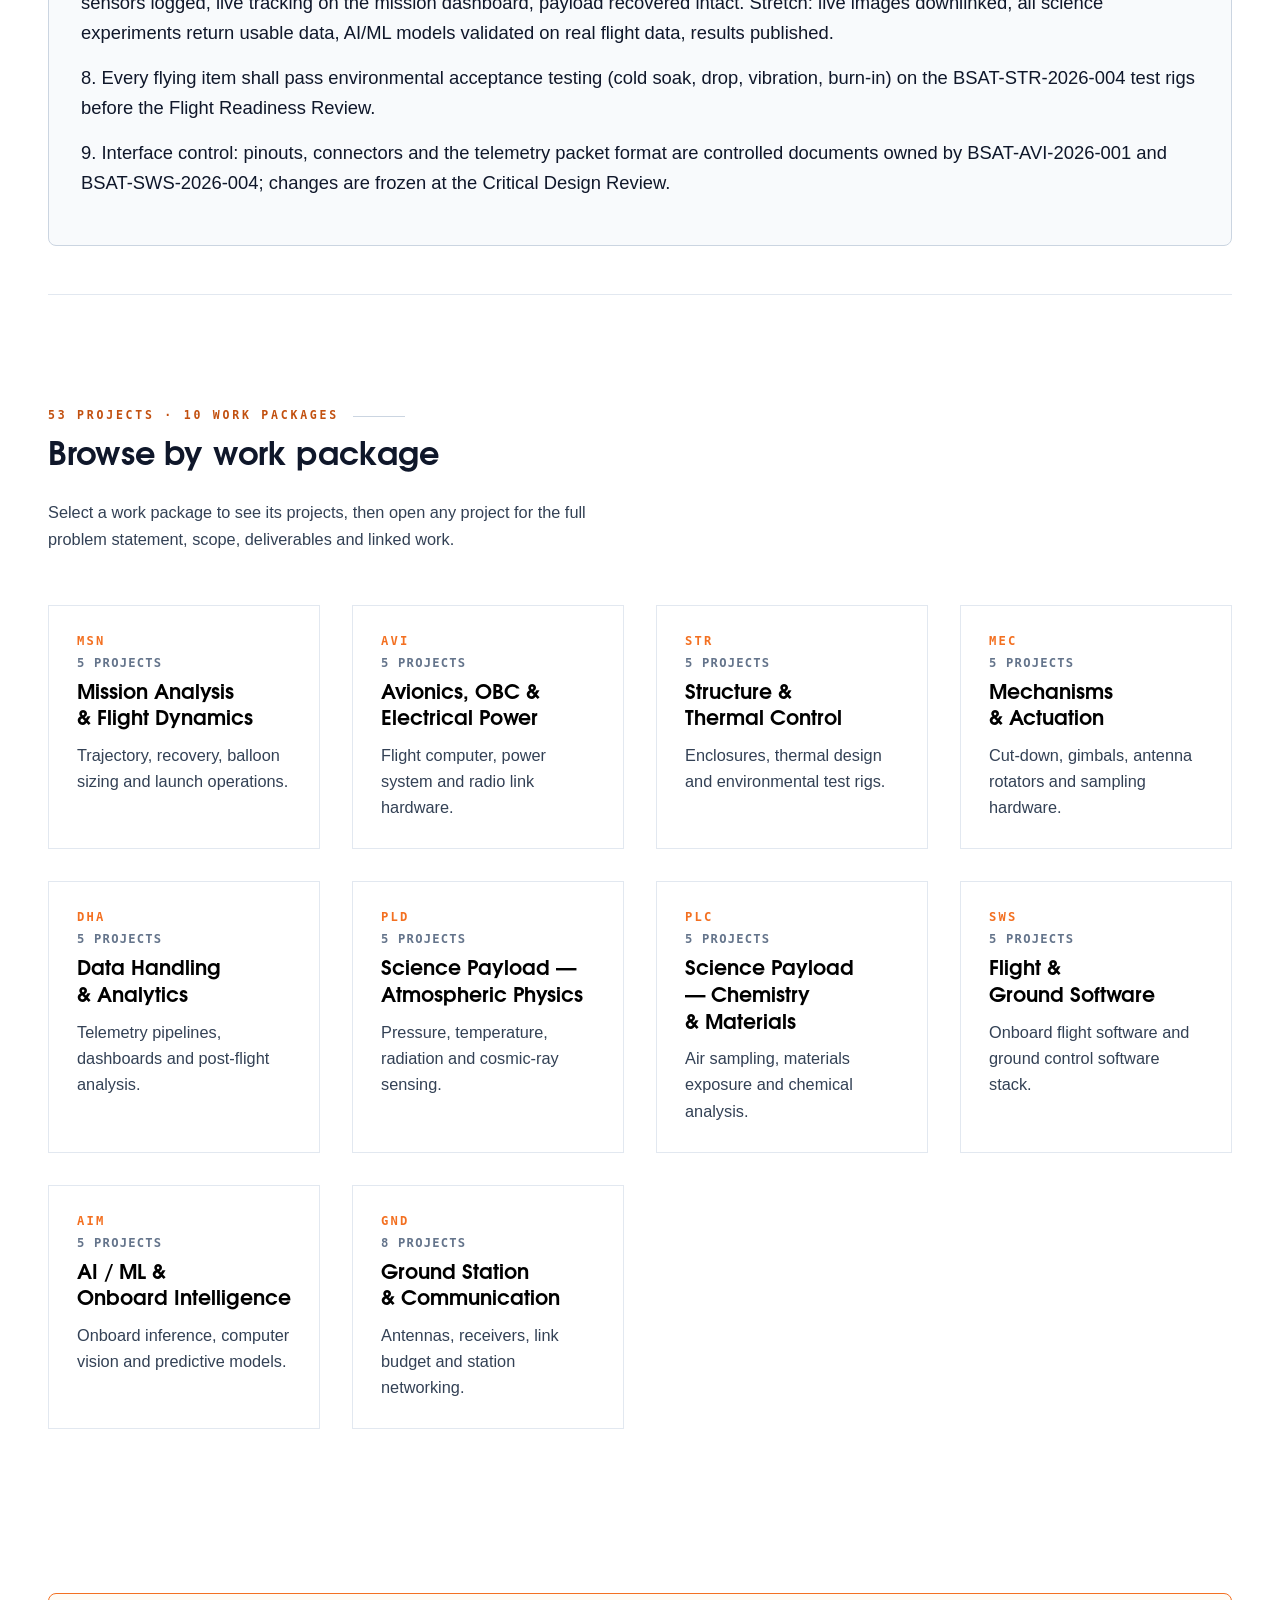
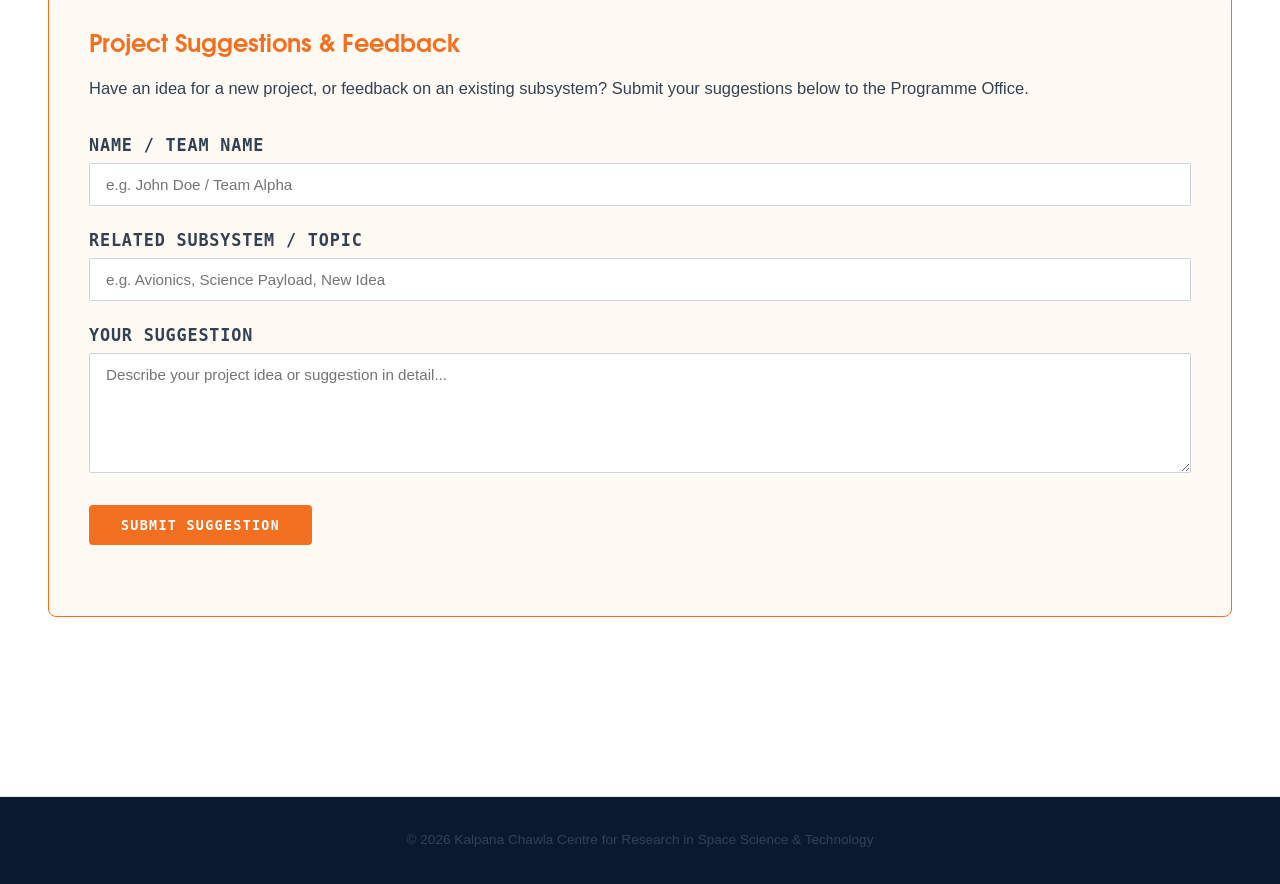
<file: respond-basket.html>
<!doctype html>
<html lang="en">
<head>
<meta charset="utf-8">
<title>KCC RESPOND Basket 2026</title>
<link rel="icon" href="data:image/svg+xml,<svg xmlns='http://www.w3.org/2000/svg' viewBox='0 0 100 100'><text y='0.9em' font-size='90'>🛰️</text></svg>">
<meta name="viewport" content="width=device-width, initial-scale=1">
<meta name="color-scheme" content="light">
<meta name="description" content="The KCC BalloonSat Project Basket 2026 &mdash; 53 research and development work packages for the Kalpana Chawla Centre's high-altitude balloon mission.">
<link rel="stylesheet" href="assets/css/style.css?v=15">
<style>

  /* Override global wrap to make this page full-width */
  .wrap { max-width: 100% !important; padding-inline: 3rem !important; }

  .report-header { 
    background: var(--signal); 
    border-bottom: 3px solid var(--saffron); 
    text-align: center; 
    padding: 6rem 2rem 4rem; 
    border-radius: 0 0 12px 12px;
    margin-bottom: 2rem;
    box-shadow: 0 10px 30px rgba(0,0,0,0.1);
  }
  .report-title { font-size: clamp(2rem, 5vw, 3.5rem); color: #ffffff; line-height: 1.1; margin-bottom: 1rem; letter-spacing: -0.02em; font-weight: 700; }
  .report-subtitle { color: var(--saffron); font-family: var(--mono); font-weight: 600; letter-spacing: 0.15em; text-transform: uppercase; margin-bottom: 1rem; display: block; }
  
  .content-section { margin-top: 4rem; margin-bottom: 4rem;}
  .content-section h2 { font-size: 2rem; margin-bottom: 1.5rem; color: var(--ink); }

  .suggestion-box {
    background: rgba(245, 166, 43, 0.05);
    border: 1px solid var(--saffron);
    padding: 2.5rem;
    border-radius: 8px;
    margin-top: 3rem;
  }
  .suggestion-box h3 {
    color: var(--saffron);
    margin-bottom: 1rem;
    font-size: 1.5rem;
  }
  .form-group {
    margin-bottom: 1.5rem;
  }
  .form-group label {
    display: block;
    margin-bottom: 0.5rem;
    color: var(--muted);
    font-size: 1.05rem;
    font-family: var(--mono);
    text-transform: uppercase;
    letter-spacing: 0.05em;
  }
  .form-control {
    width: 100%;
    padding: 0.8rem;
    background: rgba(0,0,0,0.2);
    border: 1px solid var(--line-strong);
    border-radius: 4px;
    color: var(--ink);
    font-family: inherit;
    font-size: 1rem;
  }
  .form-control:focus {
    outline: none;
    border-color: var(--saffron);
  }
  textarea.form-control {
    min-height: 120px;
    resize: vertical;
  }
  .btn-submit {
    background: var(--saffron);
    color: var(--void);
    border: none;
    padding: 0.8rem 2rem;
    font-family: var(--mono);
    font-weight: 600;
    text-transform: uppercase;
    letter-spacing: 0.1em;
    border-radius: 4px;
    cursor: pointer;
    transition: all 0.2s;
  }
  .btn-submit:hover {
    background: #fff;
    color: var(--void);
  }
</style>
</head>
<body>

<header id="hdr" class="hdr-solid">
  <div class="wrap nav">
    <a class="brand" href="index.html" aria-label="KCC, Chandigarh University — home">
      <b>KCC</b>
      <span>CHANDIGARH UNIVERSITY</span>
    </a>
    <a class="btn-back" href="index.html#news">&larr; Back to Home</a>
  </div>
</header>

<main id="top">
  <div class="wrap">
    <div class="report-header">
      <span class="report-subtitle">KCC Respond Basket 2026</span>
      <h1 class="report-title">BalloonSat Project Basket</h1>
    </div>

    <section class="content-section">

      
      
      
      <div class="docx-content" style="background: var(--panel); padding: 2rem; border-radius: 8px; margin-bottom: 3rem; border: 1px solid var(--line-strong);">
<h2  style="color: var(--saffron); margin-top: 2.5rem; margin-bottom: 1rem; border-bottom: 1px solid var(--line-strong); padding-bottom: 0.5rem; font-size: 1.8rem;">B A L L O O N S A T</h2>
<h2  style="color: var(--saffron); margin-top: 2.5rem; margin-bottom: 1rem; border-bottom: 1px solid var(--line-strong); padding-bottom: 0.5rem; font-size: 1.8rem;">B A S K E T</h2>
<p style="color: var(--ink); margin-bottom: 1rem; line-height: 1.6; font-size: 1.15rem;">2 0 2 6</p>
<p style="color: var(--ink); margin-bottom: 1rem; line-height: 1.6; font-size: 1.15rem;">High-Altitude Balloon Satellite Programme
Student Project Basket — One Semester (5 Months)</p>
<p style="color: var(--ink); margin-bottom: 1rem; line-height: 1.6; font-size: 1.15rem;">45 Subsystem Projects  •  8 Ground Segment Projects</p>
<h2  style="color: var(--saffron); margin-top: 2.5rem; margin-bottom: 1rem; border-bottom: 1px solid var(--line-strong); padding-bottom: 0.5rem; font-size: 1.8rem;">GENERAL INSTRUCTIONS</h2>
<p style="color: var(--ink); margin-bottom: 1rem; line-height: 1.6; font-size: 1.15rem;">1.  The BALLOONSAT BASKET comprises 53 project topics (45 subsystem projects and 8 ground segment projects) identified for the design, development, testing, launch and recovery of a high-altitude BalloonSat mission reaching 25–33 km altitude, together with a complete student-built ground station.</p>
<p style="color: var(--ink); margin-bottom: 1rem; line-height: 1.6; font-size: 1.15rem;">2.  Projects are organised by subsystem work package — Mission Analysis (MSN), Avionics/OBC/EPS (AVI), Structure & Thermal (STR), Mechanisms (MEC), Data Handling (DHA), Science Payloads (PLD/PLC), Software (SWS), AI/ML (AIM) and Ground Segment (GND) — not by academic branch. Students from any discipline may select any project matching their interest and skills.</p>
<p style="color: var(--ink); margin-bottom: 1rem; line-height: 1.6; font-size: 1.15rem;">3.  Each project entry comprises a brief write-up (Summary), Scope of the Work, Expected Deliverables, difficulty grade, recommended team size and linkages to other projects of the mission, to help teams select and prepare their work plans.</p>
<p style="color: var(--ink); margin-bottom: 1rem; line-height: 1.6; font-size: 1.15rem;">4.  The recommended team size is 2–4 students per project. Each team shall nominate a team lead who attends the weekly all-hands integration meeting.</p>
<p style="color: var(--ink); margin-bottom: 1rem; line-height: 1.6; font-size: 1.15rem;">5.  The programme duration is one semester (5 months). Review gates: Mission Requirements Review (Month 1), Preliminary Design Review (Month 2), Critical Design Review (Month 3), Flight Readiness Review (Month 4), Launch + Post-Flight Review and Final Presentations (Month 5). The detailed plan is given in the Mission Timeline section.</p>
<p style="color: var(--ink); margin-bottom: 1rem; line-height: 1.6; font-size: 1.15rem;">6.  Mission-level design constraints binding on all teams: total payload mass ≤ 2 kg; electronics shall survive −60 °C ambient; a single shared battery bus is preferred and every subsystem shall submit a power budget; telemetry shall use licence-free/amateur bands (e.g. 433 MHz LoRa) within regulatory limits; descent rate at ground level shall be 4–6 m/s; aviation authority clearance (NOTAM) is mandatory before launch.</p>
<p style="color: var(--ink); margin-bottom: 1rem; line-height: 1.6; font-size: 1.15rem;">7.  Mission success criteria — Minimum: payload launched, partial telemetry received, payload recovered. Full: continuous telemetry, all sensors logged, live tracking on the mission dashboard, payload recovered intact. Stretch: live images downlinked, all science experiments return usable data, AI/ML models validated on real flight data, results published.</p>
<p style="color: var(--ink); margin-bottom: 1rem; line-height: 1.6; font-size: 1.15rem;">8.  Every flying item shall pass environmental acceptance testing (cold soak, drop, vibration, burn-in) on the BSAT-STR-2026-004 test rigs before the Flight Readiness Review.</p>
<p style="color: var(--ink); margin-bottom: 1rem; line-height: 1.6; font-size: 1.15rem;">9.  Interface control: pinouts, connectors and the telemetry packet format are controlled documents owned by BSAT-AVI-2026-001 and BSAT-SWS-2026-004; changes are frozen at the Critical Design Review.</p>
      </div>

      <section id="basket-explorer" aria-label="Project basket by work package">
        <div class="section-head">
          <p class="eyebrow">53 projects &middot; 10 work packages</p>
          <h2 style="color: var(--ink);">Browse by work package</h2>
          <p class="lead measure" style="color: var(--muted); margin-top: .75rem;">Select a work package to see its
          projects, then open any project for the full problem statement, scope, deliverables and linked work.</p>
        </div>
        <div class="wp-cards" id="wp-cards"></div>
        <div class="wp-panel" id="wp-panel" hidden>
          <button type="button" class="wp-back" id="wp-back">&larr; All work packages</button>
          <div class="wp-panel-head">
            <h3 id="wp-panel-title"></h3>
            <span id="wp-panel-count"></span>
          </div>
          <div class="wp-project-list" id="wp-project-list"></div>
        </div>
      </section>

      <div class="modal-overlay" id="project-modal" hidden>
        <div class="modal" role="dialog" aria-modal="true">
          <button type="button" class="modal-close" id="modal-close" aria-label="Close">&times;</button>
          <div id="modal-body"></div>
        </div>
      </div>

      <div class="suggestion-box" id="suggestions">
        <h3>Project Suggestions &amp; Feedback</h3>
        <p style="margin-bottom: 2rem; color: var(--muted);">Have an idea for a new project, or feedback on an existing subsystem? Submit your suggestions below to the Programme Office.</p>
        
        <form id="suggestionForm">
          <div class="form-group">
            <label for="name">Name / Team Name</label>
            <input type="text" id="name" name="name" class="form-control" required placeholder="e.g. John Doe / Team Alpha">
          </div>
          <div class="form-group">
            <label for="topic">Related Subsystem / Topic</label>
            <input type="text" id="topic" name="topic" class="form-control" required placeholder="e.g. Avionics, Science Payload, New Idea">
          </div>
          <div class="form-group">
            <label for="suggestion">Your Suggestion</label>
            <textarea id="suggestion" name="suggestion" class="form-control" required placeholder="Describe your project idea or suggestion in detail..."></textarea>
          </div>
          <input type="text" name="_honey" style="display:none" tabindex="-1" autocomplete="off">
          <button type="submit" class="btn-submit">Submit Suggestion</button>
          <p class="form-status" id="suggestionFormStatus" role="status" aria-live="polite"></p>
        </form>
      </div>

    </section>
  </div>
</main>

<footer style="margin-top: 4rem; padding: 2rem 0; text-align: center; border-top: 1px solid var(--line); color: var(--muted); font-size: 0.85rem;">
  <p>&copy; 2026 Kalpana Chawla Centre for Research in Space Science &amp; Technology</p>
</footer>

<script src="assets/js/basket-data.js?v=1"></script>
<script src="assets/js/basket.js?v=4"></script>
<script src="assets/js/forms.js?v=1"></script>
</body>
</html>
</file>
<file: assets/css/style.css>
/* ============ FONTS (embedded, self-contained) ============ */
@font-face{
  font-family:"URW Gothic";
  src:url([data-uri]) format("woff2");
  font-weight:600;font-style:normal;font-display:swap;
}
@font-face{
  font-family:"C059";
  src:url([data-uri]) format("woff2");
  font-weight:400;font-style:italic;font-display:swap;
}

/* ============ TOKENS ============ */
:root{
  --void:#FFFFFF;
  --panel:#F8FAFC;
  --panel-2:#F1F5F9;
  --line:#E2E8F0;
  --line-strong:#CBD5E1;
  --ink:#0F172A;
  --muted:#334155;
  --faint:#64748B;
  --saffron:#F37021;
  --saffron-deep:#D98A0F;
  --saffron-ink:#C2500F;
  --signal:#0A5B9C;
  --display:"URW Gothic","Avantgarde","Century Gothic","Futura",system-ui,sans-serif;
  --serif:"C059","Century Schoolbook",Georgia,serif;
  --body:"Helvetica Neue",Helvetica,Arial,system-ui,sans-serif;
  --mono:ui-monospace,"SF Mono","Cascadia Code",Consolas,"DejaVu Sans Mono",Menlo,monospace;
  --wrap:1128px;
  --pad:clamp(1.25rem,4vw,2.5rem);
  color-scheme:light; --isro-blue:#0A192F;
}

/* ============ BASE ============ */
*{box-sizing:border-box}
html{scroll-padding-top:92px}
@media (prefers-reduced-motion:no-preference){html{scroll-behavior:smooth}}
body{
  margin:0;background:var(--void);color:var(--ink);
  font-family:var(--body);font-size:16.5px;line-height:1.65;
  -webkit-font-smoothing:antialiased;text-rendering:optimizeLegibility;
  overflow-x:hidden;
}
::selection{background:var(--signal);color:#FFFFFF}
a{color:inherit}
img,svg,canvas{max-width:100%;display:block}
:focus-visible{outline:2px solid var(--saffron);outline-offset:3px;border-radius:2px}
.skip{position:absolute;left:-999px;top:8px;z-index:99;background:var(--saffron);color:var(--void);
  padding:.55rem 1rem;font:600 .8rem var(--mono);letter-spacing:.08em;text-decoration:none}
.skip:focus{left:8px}

.wrap{max-width:var(--wrap);margin-inline:auto;padding-inline:var(--pad)}

h1,h2,h3{font-family:var(--display);font-weight:600;line-height:1.08;margin:0;text-wrap:balance}
p{margin:0}
.measure{max-width:62ch}

.eyebrow{
  font:600 .72rem/1 var(--mono);letter-spacing:.24em;text-transform:uppercase;
  color:var(--saffron-ink);display:flex;align-items:center;gap:.9rem;margin-bottom:1.15rem;
}
.eyebrow::after{content:"";height:1px;flex:0 0 3.25rem;background:var(--line-strong)}
.eyebrow.center{justify-content:center}
.eyebrow.center::before{content:"";height:1px;flex:0 0 3.25rem;background:var(--line-strong)}

section{padding-block:clamp(4.25rem,9vw,7.25rem);border-top:1px solid var(--line)}
section.flush{border-top:none}
.section-head{margin-bottom:clamp(2rem,4.5vw,3.25rem)}
.section-head h2{font-size:clamp(1.65rem,3.3vw,2.45rem);letter-spacing:.005em}
.section-head .lead{margin-top:1.1rem;color:var(--muted);font-size:1.02rem}

.mono{font-family:var(--mono)}
.num{font-variant-numeric:tabular-nums}

/* ============ NAV ============ */
header{
  position:fixed;inset:0 0 auto;z-index:50;
  background:var(--signal);
  border-bottom:3px solid var(--saffron);
  transition:border-color .3s,background .3s,box-shadow .3s;
}
header.scrolled{background:var(--signal);box-shadow:0 4px 12px rgba(0,0,0,0.15);}
.nav{display:flex;align-items:center;gap:1.5rem;height:72px}
.brand{display:flex;flex-direction:column;gap:.18rem;text-decoration:none;margin-right:auto}
.brand b{font:600 1.5rem var(--display);letter-spacing:.14em;color:#FFFFFF}
.brand b i{font-style:normal;color:var(--saffron)}
.brand span{font:600 1.15rem var(--mono);letter-spacing:.15em;color:var(--saffron)}
#hdr .brand span{color:#FBCE96}
#hdr.hdr-solid .brand span{color:var(--saffron-ink)}
.nav-links{display:flex;align-items:center;gap:1.6rem;list-style:none;margin:0;padding:0}
.nav-links a{
  font:600 1.05rem var(--mono);letter-spacing:.14em;text-transform:uppercase;
  color:#E2E8F0;text-decoration:none;transition:color .2s;white-space:nowrap;
}
.nav-links a:hover{color:#FFFFFF}
.nav-cta{
  font:600 1.05rem var(--mono);letter-spacing:.12em;text-transform:uppercase;text-decoration:none;
  color:var(--void);background:var(--saffron);padding:.62rem .95rem;white-space:nowrap;
  transition:background .2s,transform .2s;
}
.brand span{white-space:nowrap}
.nav-cta:hover{background:#FFBE4D}
.burger{display:none;background:none;border:1px solid rgba(255,255,255,0.3);color:#FFF;
  width:42px;height:42px;cursor:pointer;padding:0}
.burger svg{margin:auto}

/* The default header floats over the blue hero, so its brand and links are white.
   Secondary pages sit it on the white page background instead, which left both
   invisible — these invert them back to ink. */
.hdr-solid{position:static;background:var(--void);border-bottom:1px solid var(--line-strong)}
.hdr-solid .brand b{color:var(--ink)}
.hdr-solid .nav-links a{color:var(--signal)}
.hdr-solid .nav-links a:hover{color:var(--saffron)}
.hdr-solid .burger{border-color:var(--line-strong);color:var(--ink)}

/* "Back to home" on secondary pages. Solid saffron with ink text rather than
   the white of .nav-cta: it clears 7:1 on the orange instead of ~3:1. */
.btn-back{
  font:600 1.05rem var(--mono);letter-spacing:.12em;text-transform:uppercase;text-decoration:none;
  color:var(--ink);background:var(--saffron);padding:.62rem .95rem;white-space:nowrap;
  transition:background .2s;
}
.btn-back:hover{background:#FFBE4D}

/* ============ HERO ============ */
.hero{position:relative;min-height:100svh;display:flex;border-top:none;overflow:hidden;
  padding-block:7.5rem 3rem; background:var(--isro-blue);}
.hero h1, .hero .name, .hero-sub, .orbit-tag { color:#FFFFFF !important; }
.hero-coords { color:#E2E8F0 !important; }
.hero>.wrap{margin-block:auto}
#stars{position:absolute;inset:0;width:100%;height:100%;z-index:0}
.hero::after{ /* faint dawn over the horizon — kept almost subliminal */
  content:"";position:absolute;inset:auto 0 0;height:38%;z-index:1;pointer-events:none;
  background:radial-gradient(58% 88% at 50% 118%,rgba(245,166,43,.13),transparent 70%);
}
.hero .wrap{position:relative;z-index:2;width:100%}
.hero-content{position:relative;z-index:5;max-width:650px;padding-top:8vh;pointer-events:auto}
.hero-coords{
  font:600 .68rem var(--mono);letter-spacing:.2em;color:var(--muted);text-transform:uppercase;
  display:flex;flex-wrap:wrap;gap:.5rem .9rem;align-items:center;margin-bottom:1.6rem;
}
.hero-coords .dot{width:6px;height:6px;background:var(--signal);border-radius:50%;
  box-shadow:0 0 8px var(--signal)}
.hero h1{font-size:clamp(2.05rem,4.6vw,3.55rem)}
.hero h1 .name{
  display:block;font-family:var(--serif);font-style:italic;font-weight:400;
  font-size:.62em;letter-spacing:.01em;color:var(--saffron);margin-bottom:.32em;
}
.hero h1 .amp{color:var(--saffron)}
.hero-sub{margin-top:1.4rem;color:var(--muted);font-size:1.06rem;max-width:52ch}
.hero-ctas{display:flex;flex-wrap:wrap;gap:.9rem;margin-top:2.1rem}
.btn{
  font:600 .74rem var(--mono);letter-spacing:.12em;text-transform:uppercase;text-decoration:none;
  padding:.95rem 1.35rem;display:inline-flex;align-items:center;gap:.6rem;
  transition:background .2s,border-color .2s,color .2s,transform .2s;
}
.btn-solid{background:var(--saffron);color:var(--void)}
.btn-solid:hover{background:#FFBE4D;transform:translateY(-1px)}
.btn-ghost{border:1px solid var(--line-strong);color:var(--ink)}
.btn-ghost:hover{border-color:var(--saffron);color:var(--saffron)}

/* orbital diagram */
.orbit-box{position:absolute;top:50%;right:-15vw;transform:translateY(-50%);width:90vw;max-width:900px;z-index:1;pointer-events:none}
.orbit-box svg{width:100%;margin:0;overflow:visible;
  transform-origin: 40% 50%;
  transition: transform 0.1s ease-out;
}
.orb-ring{fill:none;stroke:var(--line-strong);stroke-width:1}
.orb-ring.dashed{stroke-dasharray:3 7;stroke:var(--line)}
.grat{fill:none;stroke:rgba(148,166,201,.22);stroke-width:.75}
.sat-cusat{offset-path:path("M 600 260 A 340 160 0 1 1 -80 260 A 340 160 0 1 1 600 260");
  offset-rotate:auto;animation:orbit 34s linear infinite}
.sat-small{offset-path:path("M 540 260 A 280 280 0 1 1 -20 260 A 280 280 0 1 1 540 260");
  offset-rotate:auto;animation:orbit 75s linear infinite reverse}
@keyframes orbit{from{offset-distance:0%}to{offset-distance:100%}}
.hero.offstage .sat-cusat,.hero.offstage .sat-small{animation-play-state:paused}
@supports not (offset-path:path("M 0 0 L 1 1")){.sat-cusat,.sat-small{display:none}.sat-fallback{display:block!important}}
.orbit-tag{
  position:absolute;right:4%;bottom:6%;font:600 .62rem var(--mono);
  letter-spacing:.18em;color:var(--faint);text-transform:uppercase;text-align:right;line-height:1.9;
}
.orbit-tag b{color:var(--muted);font-weight:600}

/* hero data strip */
.datastrip{position:relative;z-index:2;border-top:1px solid var(--line)}
.datastrip ul{
  list-style:none;margin:0;padding:0;display:flex;flex-wrap:wrap;
}
.datastrip li{
  flex:1 1 auto;padding:1rem 1.25rem;border-right:1px solid var(--line);
  font:600 .85rem var(--mono);letter-spacing:.12em;color:var(--muted);text-transform:uppercase;
  display:flex;align-items:center;gap:.65rem;justify-content:center;white-space:nowrap;
}
.datastrip li:last-child{border-right:none}
.datastrip li::before{content:"";width:5px;height:5px;background:var(--saffron);transform:rotate(45deg)}

/* ============ STATS ============ */
.stats{padding-block:clamp(3.5rem,7vw,5.5rem)}
.stat-grid{display:grid;grid-template-columns:repeat(4,1fr);gap:clamp(1.25rem,3vw,2.5rem)}
.stat{border-top:1px solid var(--line-strong);padding-top:1.15rem}
.stat .v{
  font:600 clamp(2.3rem,4.4vw,3.3rem)/1 var(--mono);color:var(--ink);
  font-variant-numeric:tabular-nums;letter-spacing:-.02em;
}
.stat .v sup{font-size:.5em;color:var(--saffron);vertical-align:.55em;letter-spacing:0}
.stat .l{margin-top:.7rem;font:600 .68rem/1.6 var(--mono);letter-spacing:.14em;
  text-transform:uppercase;color:var(--muted)}
.stat-note{margin-top:2.4rem;font-size:.82rem;color:var(--faint);max-width:70ch}

/* ============ ABOUT ============ */
.about-grid{display:grid;grid-template-columns:1.15fr .85fr;gap:clamp(2rem,5vw,4.5rem);align-items:start}
@media (min-width:1001px){ .vm-grid{grid-template-columns:1fr 1.4fr} }
.about-grid .prose p+p{margin-top:1.1rem}
.about-grid .prose p{color:var(--muted)}
.about-grid .prose strong{color:var(--ink);font-weight:600}
.objectives{margin-top:2.4rem;border-top:1px solid var(--line)}
.objectives .row{display:grid;grid-template-columns:9.5rem 1fr;gap:1.25rem;
  padding:1.05rem 0;border-bottom:1px solid var(--line)}
.objectives .k{font:600 .68rem/1.9 var(--mono);letter-spacing:.16em;text-transform:uppercase;color:var(--saffron)}
.objectives .d{color:var(--muted);font-size:.95rem}
.factcard{border:1px solid var(--line-strong);background:var(--panel);padding:1.75rem;position:sticky;top:96px}
.factcard h3{font-size:1.02rem;letter-spacing:.06em;text-transform:uppercase}
.factcard dl{margin:1.4rem 0 0;display:grid;gap:1rem}
.factcard .fr{display:grid;gap:.28rem;border-bottom:1px solid var(--line);padding-bottom:1rem}
.factcard .fr:last-child{border-bottom:none;padding-bottom:0}
.factcard dt{font:600 .6rem var(--mono);letter-spacing:.22em;text-transform:uppercase;color:var(--faint)}
.factcard dd{margin:0;font-size:.95rem;color:var(--ink)}
.factcard dd .num{color:var(--saffron)}

/* ============ TRIBUTE ============ */
.tribute{position:relative;text-align:center}
.tribute .wrap{max-width:880px}
.tribute blockquote{margin:0;font:italic 400 clamp(1.5rem,3.1vw,2.3rem)/1.42 var(--serif);
  color:var(--ink);text-wrap:balance}
.tribute blockquote .q{color:var(--saffron)}
.tribute figcaption{margin-top:1.6rem;font:600 .68rem var(--mono);letter-spacing:.22em;
  text-transform:uppercase;color:var(--muted)}
.tribute .bio{margin:2.6rem auto 0;max-width:62ch;color:var(--muted);font-size:.98rem;text-align:left}
.tribute .bio p+p{margin-top:1rem}
.tribute .bio strong{color:var(--ink);font-weight:600}
.chawla-line{margin-top:2.8rem;display:flex;justify-content:center;flex-wrap:wrap;gap:0}
.chawla-line span{
  font:600 .66rem/1.7 var(--mono);letter-spacing:.14em;text-transform:uppercase;color:var(--muted);
  padding:.55rem 1.15rem;border:1px solid var(--line);margin:-.5px;
}
.chawla-line span b{color:var(--saffron);font-weight:600}

/* ============ CUSAT ============ */
.cusat-grid{display:grid;grid-template-columns:.92fr 1.08fr;gap:clamp(2rem,5vw,4rem);align-items:center}
.cusat-art{border:1px solid var(--line);background:
  radial-gradient(90% 90% at 50% 10%,rgba(111,216,232,.05),transparent 60%),var(--panel);
  padding:2rem;position:relative}
.cusat-art .cap{position:absolute;left:1.1rem;bottom:.9rem;font:600 .6rem var(--mono);
  letter-spacing:.2em;color:var(--faint);text-transform:uppercase}
.apps{display:grid;grid-template-columns:1fr 1fr;gap:1px;background:var(--line);
  border:1px solid var(--line);margin-top:2.2rem}
.app{background:var(--void);padding:1.35rem 1.4rem}
.app h3{font-size:.98rem;letter-spacing:.05em}
.app p{margin-top:.5rem;color:var(--muted);font-size:.88rem;line-height:1.55}
.firsts{margin-top:2.2rem;display:grid;gap:.7rem}
.firsts .f{display:flex;gap:.9rem;align-items:baseline;color:var(--muted);font-size:.95rem}
.firsts .f::before{content:"";flex:0 0 7px;height:7px;background:var(--saffron);transform:rotate(45deg) translateY(-1px)}
.firsts .f strong{color:var(--ink);font-weight:600}

/* ============ GROUND STATION ============ */
.gs-grid{display:grid;grid-template-columns:1fr 1fr;gap:clamp(1.5rem,4vw,3rem);align-items:stretch}
.console{border:1px solid var(--line-strong);background:var(--panel);display:flex;flex-direction:column}
.console-bar{display:flex;align-items:center;gap:.55rem;padding:.8rem 1.1rem;border-bottom:1px solid var(--line)}
.console-bar i{width:9px;height:9px;border-radius:50%;background:var(--faint);opacity:.5}
.console-bar i:first-child{background:var(--saffron);opacity:1}
.console-bar span{margin-left:auto;font:600 .6rem var(--mono);letter-spacing:.2em;color:var(--faint)}
.console-body{padding:1.4rem 1.25rem;display:grid;gap:.95rem;font-family:var(--mono);flex:1}
.crow{display:grid;grid-template-columns:6.4rem 1fr;gap:1rem;font-size:.78rem;line-height:1.75}
.crow .ck{color:var(--faint);letter-spacing:.16em}
.crow .cv{color:var(--ink);letter-spacing:.05em}
.crow .cv em{font-style:normal;color:var(--signal)}
.cursor{width:.55em;height:1.05em;background:var(--signal);display:inline-block;
  vertical-align:-.18em;animation:blink 1.1s steps(1) infinite}
@keyframes blink{50%{opacity:0}}
.trackpanel{border:1px solid var(--line-strong);background:var(--panel);position:relative;min-height:320px}
#track{position:absolute;inset:0;width:100%;height:100%}
.trackpanel .cap{position:absolute;left:1.1rem;top:.95rem;font:600 .6rem var(--mono);
  letter-spacing:.2em;color:var(--faint);text-transform:uppercase;z-index:2}
.trackpanel .cap b{color:var(--signal);font-weight:600}
.gs-notes{margin-top:2.6rem;display:grid;grid-template-columns:repeat(3,1fr);gap:1px;
  background:var(--line);border:1px solid var(--line)}
.gs-note{background:var(--void);padding:1.5rem 1.4rem}
.gs-note h3{font-size:.98rem;letter-spacing:.05em}
.gs-note p{margin-top:.55rem;color:var(--muted);font-size:.88rem;line-height:1.6}

/* ============ FACILITIES ============ */
.fac-grid{display:grid;grid-template-columns:repeat(4,1fr);gap:1px;background:var(--line);border:1px solid var(--line)}
.fac{background:var(--void);padding:1.7rem 1.5rem 1.9rem;transition:background .25s}
.fac:hover{background:var(--panel)}
.fac svg{width:30px;height:30px;stroke:var(--saffron);fill:none;stroke-width:1.5;
  stroke-linecap:round;stroke-linejoin:round;margin-bottom:1.15rem}
.fac h3{font-size:1rem;letter-spacing:.05em}
.fac p{margin-top:.6rem;color:var(--muted);font-size:.88rem;line-height:1.6}

/* ============ RESEARCH ============ */
.res-rows{border-top:1px solid var(--line)}
.res-row{display:grid;grid-template-columns:minmax(14rem,.85fr) 1.35fr;gap:1.5rem;
  padding:1.35rem 0;border-bottom:1px solid var(--line)}
.res-row h3{font-size:1.05rem;letter-spacing:.04em}
.res-row p{color:var(--muted);font-size:.93rem}
.globe-band{margin-top:3.2rem;border:1px solid var(--line-strong);background:var(--panel);
  padding:clamp(1.6rem,4vw,2.5rem);display:grid;grid-template-columns:auto 1fr;gap:1.8rem;align-items:center}
.globe-band .n{font:600 clamp(2.4rem,5vw,3.4rem)/1 var(--mono);color:var(--saffron);font-variant-numeric:tabular-nums}
.globe-band h3{font-size:1.08rem;letter-spacing:.04em}
.globe-band p{margin-top:.5rem;color:var(--muted);font-size:.93rem;max-width:60ch}

/* ============ MISSION LOG ============ */
.log{position:relative;margin-left:.4rem;border-left:1px solid var(--line-strong);
  display:grid;gap:2.3rem;padding:0 0 0 2rem;max-width:760px}
.log-item{position:relative}
.log-item::before{content:"";position:absolute;left:calc(-2rem - 5px);top:.42em;
  width:9px;height:9px;background:var(--void);border:2px solid var(--saffron);transform:rotate(45deg)}
.log-item.now::before{background:var(--saffron);box-shadow:0 0 12px rgba(245,166,43,.55)}
.log-item time{font:600 .68rem var(--mono);letter-spacing:.2em;color:var(--saffron);text-transform:uppercase}
.log-item h3{margin-top:.45rem;font-size:1.08rem;letter-spacing:.03em}
.log-item p{margin-top:.45rem;color:var(--muted);font-size:.93rem;max-width:58ch}

/* ============ VISIT ============ */
/* The two columns live on .visit-grid, further in. This wrap used to hold them
   directly; left as a grid it made a second empty track and squeezed the whole
   section into the left half. */
.visit h2{font-size:clamp(1.9rem,4vw,2.9rem)}
.visit h2 em{font-family:var(--serif);font-style:italic;font-weight:400;color:var(--saffron)}
.visit .lead{margin-top:1.2rem;color:var(--muted)}
.addr{border:1px solid var(--line-strong);background:var(--panel);padding:1.75rem}
.addr dt{font:600 .6rem var(--mono);letter-spacing:.22em;text-transform:uppercase;color:var(--faint)}
.addr dd{margin:.3rem 0 1.1rem;color:var(--ink);font-size:.95rem;line-height:1.6}
.addr dd:last-child{margin-bottom:0}
.addr a{color:var(--saffron);text-decoration:none;border-bottom:1px solid rgba(245,166,43,.35)}
.addr a:hover{border-bottom-color:var(--saffron)}

/* ============ FOOTER ============ */
footer{border-top:none;background:var(--isro-blue);padding:3rem 0 2.5rem;font-size:.85rem;color:#94A3B8;}
footer .brand b { color: #FFF; }
footer .foot-links a { color: #CBD5E1; }
footer .foot-links a:hover { color: #FFF; }
.foot-top{display:flex;flex-wrap:wrap;gap:1.5rem 3rem;align-items:baseline;justify-content:space-between}
.foot-links{display:flex;flex-wrap:wrap;gap:1.4rem;list-style:none;margin:0;padding:0}
.foot-links a{font:600 .66rem var(--mono);letter-spacing:.14em;text-transform:uppercase;
  color:var(--muted);text-decoration:none}
.foot-links a:hover{color:var(--ink)}
.foot-note{margin-top:2rem;padding-top:1.5rem;border-top:1px solid var(--line);
  font-size:.78rem;color:#94A3B8;max-width:86ch;line-height:1.7}
.foot-note a{color:#CBD5E1}

/* ============ REVEAL ============ */
.rv{opacity:0;transform:translateY(14px);transition:opacity .65s ease,transform .65s ease;
  transition-delay:var(--d,0s)}
.rv.in{opacity:1;transform:none}

/* ============ MOTION PREFS ============ */
@media (prefers-reduced-motion:reduce){
  .rv{opacity:1;transform:none;transition:none}
  .sat-cusat,.sat-small{animation:none}
  .cursor{animation:none}
  *{scroll-behavior:auto}
}

/* ============ RESPONSIVE ============ */
/* The menu collapses a little before the page layout does: with four links the
   desktop nav needs ~1100px, and below that the "Join the mission" button overflowed. */
@media (max-width:1100px){
  .nav-links{display:none}
  .burger{display:flex}
  body.nav-open .nav-links{
    display:flex;position:fixed;inset:72px 0 auto;flex-direction:column;gap:0;
    background:var(--void);border-bottom:1px solid var(--line-strong);padding:.5rem 0 1rem;z-index:49;
  }
  body.nav-open .nav-links a{display:block;padding:.85rem var(--pad);font-size:.78rem;color:var(--ink)}
  body.nav-open .nav-links a:hover{color:var(--saffron)}
}
@media (max-width:1000px){
  .orbit-box svg{width:min(88vw,430px)}
  .about-grid,.cusat-grid,.gs-grid{grid-template-columns:1fr}
  .factcard{position:static}
  .stat-grid{grid-template-columns:1fr 1fr;gap:2rem 1.5rem}
  .fac-grid{grid-template-columns:1fr 1fr}
  .gs-notes{grid-template-columns:1fr}
  .res-row{grid-template-columns:1fr;gap:.4rem}
  .datastrip li{flex:1 1 50%;border-bottom:1px solid var(--line)}
}
/* The globe is absolutely positioned, so it never stacks below the copy the way
   the rest of the hero does. Once the text column spans the full width it landed
   straight on top of the headline, so on phones it drops to the lower corner and
   fades back into the starfield as atmosphere rather than competing with the text. */
@media (max-width:760px){
  .orbit-box{
    top:auto;bottom:-6vh;right:-42vw;transform:none;
    width:100vw;opacity:.6;
  }
  .orbit-box svg{width:100%}
  .orbit-box text{display:none}
  .hero{padding-block:6.5rem 3rem}
}

@media (max-width:560px){
  .nav-cta{display:none}
  .nav{gap:1rem}
  /* The brand wordmark and .btn-back are both nowrap, so at phone widths they
     stopped fitting on one row and pushed the whole page wider than the
     viewport. Scaled down here; below 380px the subtitle goes entirely. */
  .brand b{font-size:1.25rem}
  .brand span{font-size:.72rem;letter-spacing:.12em}
  .btn-back{font-size:.72rem;padding:.5rem .7rem;letter-spacing:.1em}
  .apps{grid-template-columns:1fr}
  .fac-grid{grid-template-columns:1fr}
  .stat-grid{grid-template-columns:1fr 1fr;gap:1.75rem 1.25rem}
  .stat .v{font-size:2.1rem}
  .globe-band{grid-template-columns:1fr;gap:1rem}
  .datastrip li{flex:1 1 100%;border-right:none;justify-content:flex-start}
  .objectives .row{grid-template-columns:1fr;gap:.3rem}
  .crow{grid-template-columns:1fr;gap:.1rem}
}
@media (max-width:380px){
  .brand span{display:none}
}

/* ============ GALLERY & LIGHTBOX ============ */
.gallery-grid {
  display: grid;
  grid-template-columns: repeat(auto-fit, minmax(min(250px, 100%), 1fr));
  gap: 1.5rem;
}
.gallery-item {
  width: 100%;
  height: 200px;
  object-fit: cover;
  border-radius: 8px;
  cursor: pointer;
  transition: transform 0.3s ease, box-shadow 0.3s ease;
}
.gallery-item:hover {
  transform: scale(1.03);
  box-shadow: 0 8px 16px rgba(0,0,0,0.3);
}

.lightbox {
  display: none;
  position: fixed;
  z-index: 999;
  padding-top: 60px;
  left: 0;
  top: 0;
  width: 100%;
  height: 100%;
  overflow: auto;
  background-color: rgba(15, 23, 42, 0.95);
  backdrop-filter: blur(5px);
}
.lightbox-content {
  margin: auto;
  display: block;
  max-width: 90%;
  max-height: 80vh;
  object-fit: contain;
  border-radius: 4px;
  box-shadow: 0 10px 30px rgba(0,0,0,0.5);
}
.lightbox-close {
  position: absolute;
  top: 20px;
  right: 35px;
  color: #fff;
  font-size: 40px;
  font-weight: bold;
  cursor: pointer;
  transition: 0.3s;
}
.lightbox-close:hover,
.lightbox-close:focus {
  color: var(--saffron);
  text-decoration: none;
  cursor: pointer;
}
#lightbox-caption {
  margin: auto;
  display: block;
  width: 80%;
  max-width: 700px;
  text-align: center;
  color: #ccc;
  padding: 15px 0;
  font-family: var(--mono);
}

/* ============ UPCOMING PASSES ============ */
.passes{margin-top:.5rem}
.passes-body{padding:1.15rem 1.25rem 1.3rem;display:grid;gap:1rem}
.passes-status{margin:0;font:600 .7rem var(--mono);letter-spacing:.18em;color:var(--muted);text-transform:uppercase}
.passes-status.err{font:400 .88rem/1.65 var(--body);letter-spacing:0;text-transform:none;color:var(--muted)}
.passes-status.err a{color:var(--saffron);text-decoration:none;border-bottom:1px solid rgba(245,166,43,.35)}
.passes-status.err a:hover{border-bottom-color:var(--saffron)}
.passes-next{margin:0;display:flex;flex-wrap:wrap;align-items:baseline;gap:.5rem 1.1rem}
.passes-next[hidden]{display:none}
.passes-next .pk{font:600 .6rem var(--mono);letter-spacing:.22em;color:var(--faint)}
.passes-next b{font:600 .84rem var(--mono);letter-spacing:.1em;color:var(--ink)}
.passes-next .pn-t{font:600 .84rem var(--mono);letter-spacing:.08em;color:var(--saffron);font-variant-numeric:tabular-nums}
.passes-next.live .pn-t{color:var(--signal)}
.passes-scroll{overflow-x:auto}
.passes-tbl{width:100%;min-width:560px;border-collapse:collapse}
.passes-tbl th{font:600 .58rem var(--mono);letter-spacing:.2em;text-transform:uppercase;color:var(--faint);text-align:left;padding:.5rem 1rem .5rem 0;border-bottom:1px solid var(--line-strong)}
.passes-tbl td{font:600 .76rem/1.5 var(--mono);letter-spacing:.06em;color:var(--ink);padding:.62rem 1rem .62rem 0;border-bottom:1px solid var(--line);white-space:nowrap;font-variant-numeric:tabular-nums}
.passes-tbl tr:last-child td{border-bottom:none}
.passes-tbl .role{display:block;font-size:.56rem;letter-spacing:.18em;color:var(--faint);margin-top:.2rem}
.passes-tbl .el{color:var(--signal)}
.passes-foot{margin:0;font-size:.72rem;font-family:var(--body);color:var(--faint);line-height:1.7}
.sr{position:absolute;width:1px;height:1px;padding:0;margin:-1px;overflow:hidden;clip:rect(0 0 0 0);white-space:nowrap;border:0}

/* ============ TEAM ============ */
.team-grid {
  display: grid;
  grid-template-columns: repeat(auto-fit, minmax(min(280px, 100%), 1fr));
  gap: 2rem;
  margin-top: 2rem;
}
.team-member {
  background: var(--panel);
  border: 1px solid var(--line);
  border-radius: 8px;
  padding: 2rem;
  text-align: center;
  transition: transform 0.3s ease, box-shadow 0.3s ease;
}
.team-member:hover {
  transform: translateY(-5px);
  box-shadow: 0 10px 30px rgba(0,0,0,0.05);
}
.team-avatar {
  width: 100px;
  height: 100px;
  margin: 0 auto 1.5rem;
  border-radius: 50%;
  background: var(--line);
  display: flex;
  align-items: center;
  justify-content: center;
  overflow: hidden;
  border: 3px solid var(--saffron);
}
.avatar-placeholder {
  font-family: var(--display);
  font-size: 2rem;
  font-weight: bold;
  color: var(--muted);
}
.team-info h3 {
  font-size: 1.25rem;
  margin-bottom: 0.25rem;
}
.team-role {
  color: var(--saffron);
  font-family: var(--mono);
  font-size: 0.8rem;
  text-transform: uppercase;
  letter-spacing: 0.05em;
  margin-bottom: 1rem;
}
.team-bio {
  font-size: 0.95rem;
  color: var(--muted);
}

.btn-alt { background: rgba(255, 255, 255, 0.15); color: #fff !important; border: 1px solid rgba(255, 255, 255, 0.8); backdrop-filter: blur(4px); }
.btn-alt:hover { background: rgba(255, 255, 255, 0.3); border-color: #fff; transform: translateY(-1px); }

/* Roadmap Styles */
.roadmap-grid {
  display: grid;
  gap: 1.5rem;
  margin-top: 3rem;
}
.roadmap-item {
  display: flex;
  align-items: flex-start;
  gap: 1.5rem;
  background: var(--surface);
  padding: 1.5rem;
  border-radius: 8px;
  border: 1px solid var(--line);
}
.roadmap-item .step-num {
  width: 40px;
  height: 40px;
  background: var(--saffron);
  color: var(--void);
  border-radius: 50%;
  display: flex;
  align-items: center;
  justify-content: center;
  font-family: var(--display);
  font-weight: 700;
  font-size: 1.2rem;
  flex-shrink: 0;
}
.roadmap-item h3 {
  margin: 0 0 0.5rem;
  font-size: 1.25rem;
}
.roadmap-item p {
  margin: 0;
  color: var(--muted);
  font-size: 0.95rem;
}

.values-grid {
  display: grid;
  grid-template-columns: repeat(auto-fit, minmax(min(150px, 100%), 1fr));
  gap: 1.5rem;
  margin-top: 4rem;
  text-align: center;
}
.value-item {
  padding: 1.5rem;
  background: rgba(245, 166, 43, 0.05);
  border: 1px solid rgba(245, 166, 43, 0.2);
  border-radius: 8px;
}
.value-item strong {
  display: block;
  color: var(--saffron);
  font-family: var(--display);
  letter-spacing: 0.05em;
  margin-bottom: 0.5rem;
}
.value-item p {
  margin: 0;
  font-size: 0.85rem;
  color: var(--muted);
}

@media(min-width: 768px) {
  .roadmap-grid {
    grid-template-columns: repeat(2, 1fr);
  }
  .values-grid {
    grid-template-columns: repeat(3, 1fr);
  }
}

/* ============ NEWS & UPDATES ============ */
.news-section { background: var(--panel); border-bottom: 1px solid var(--line); }
.news-grid { display: grid; grid-template-columns: repeat(auto-fit, minmax(min(280px, 100%), 1fr)); gap: clamp(1.5rem, 3vw, 2.5rem); }
.news-card {
  background: var(--void); border: 1px solid var(--line); padding: 2rem;
  display: flex; flex-direction: column; gap: 1rem;
  transition: transform 0.3s cubic-bezier(0.4, 0, 0.2, 1), box-shadow 0.3s;
  position: relative; overflow: hidden;
}
.news-card::before {
  content: ""; position: absolute; top: 0; left: 0; width: 4px; height: 100%;
  background: var(--saffron); transform: scaleY(0); transform-origin: bottom;
  transition: transform 0.3s ease;
}
.news-card:hover { transform: translateY(-5px); box-shadow: 0 12px 24px rgba(0,0,0,0.06); border-color: var(--line-strong); }
.news-card:hover::before { transform: scaleY(1); }
.news-date { font: 600 0.7rem var(--mono); letter-spacing: 0.15em; color: var(--faint); text-transform: uppercase; }
.news-card h3 { font-size: 1.25rem; line-height: 1.3; margin: 0; }
.news-card p { color: var(--muted); font-size: 0.95rem; line-height: 1.6; flex-grow: 1; margin: 0; }
.news-link {
  font: 600 0.75rem var(--mono); letter-spacing: 0.1em; color: var(--signal);
  text-decoration: none; text-transform: uppercase; margin-top: 0.5rem; display: inline-block;
  transition: color 0.2s;
}
.news-link:hover { color: var(--saffron); }

/* ============ CONTACT FORM ============ */
.visit-grid {
  display: grid;
  grid-template-columns: 1fr 1fr;
  gap: clamp(2rem, 5vw, 4.5rem);
  align-items: start;
}
.contact-form {
  margin-top: 2rem;
  background: var(--panel);
  padding: 1.75rem;
  border: 1px solid var(--line-strong);
  border-radius: 4px;
}
.contact-form h3 {
  margin-bottom: 1.25rem;
  font-size: 1.15rem;
}
.form-group {
  margin-bottom: 1.25rem;
}
.form-group label {
  display: block;
  font: 600 0.75rem var(--mono);
  letter-spacing: 0.1em;
  text-transform: uppercase;
  color: var(--muted);
  margin-bottom: 0.4rem;
}
.form-group input,
.form-group textarea {
  width: 100%;
  padding: 0.75rem 1rem;
  border: 1px solid var(--line-strong);
  background: var(--void);
  color: var(--ink);
  font-family: var(--body);
  font-size: 0.95rem;
  border-radius: 2px;
  transition: border-color 0.2s, box-shadow 0.2s;
}
.form-group input:focus,
.form-group textarea:focus {
  outline: none;
  border-color: var(--saffron);
  box-shadow: 0 0 0 3px rgba(243, 112, 33, 0.15);
}
.form-status { margin-top: 0.9rem; font-size: 0.85rem; min-height: 1.2em; }
.form-status.ok { color: #15803d; }
.form-status.err { color: #dc2626; }
@media (max-width: 1000px) {
  .visit-grid { grid-template-columns: 1fr; }
}

/* ============ BASKET: WORK-PACKAGE CARDS ============ */
.wp-cards { display: grid; grid-template-columns: repeat(auto-fit, minmax(min(260px, 100%), 1fr)); gap: clamp(1.25rem, 3vw, 2rem); }
.wp-cards[hidden] { display: none; }
.wp-card {
  background: var(--void); border: 1px solid var(--line); padding: 1.75rem;
  text-align: left; cursor: pointer; font-family: inherit;
  display: flex; flex-direction: column; gap: .5rem; position: relative; overflow: hidden;
  transition: transform .25s cubic-bezier(.4,0,.2,1), box-shadow .25s, border-color .25s;
}
.wp-card::before {
  content: ""; position: absolute; top: 0; left: 0; width: 4px; height: 100%;
  background: var(--saffron); transform: scaleY(0); transform-origin: bottom; transition: transform .25s ease;
}
.wp-card:hover, .wp-card:focus-visible { transform: translateY(-4px); box-shadow: 0 12px 24px rgba(0,0,0,.06); border-color: var(--line-strong); }
.wp-card:active { transform: translateY(-1px) scale(.985); transition-duration: .09s; }
.wp-card:hover::before, .wp-card:focus-visible::before { transform: scaleY(1); }
.wp-card-code {
  font: 600 .76rem var(--mono); letter-spacing: .18em; color: var(--saffron); text-transform: uppercase;
}
.wp-card-count { font: 600 .76rem var(--mono); letter-spacing: .1em; color: var(--faint); text-transform: uppercase; }
.wp-card h3 { font-size: 1.28rem; line-height: 1.3; margin: .2rem 0 0; }
.wp-card p { color: var(--muted); font-size: 1.02rem; line-height: 1.6; margin: 0; }

.wp-panel { background: var(--void); border: 1px solid var(--line-strong); padding: clamp(1.5rem, 4vw, 2.5rem); }
.wp-back {
  background: none; border: none; cursor: pointer; padding: 0; margin-bottom: 1.25rem;
  font: 600 .8rem var(--mono); letter-spacing: .12em; text-transform: uppercase; color: var(--signal);
}
.wp-back:hover { color: var(--saffron); }
.wp-panel-head { display: flex; flex-wrap: wrap; align-items: baseline; gap: .75rem 1.25rem; margin-bottom: 1.5rem; }
.wp-panel-head h3 { font-size: 1.6rem; margin: 0; }
#wp-panel-count { font: 600 .76rem var(--mono); letter-spacing: .14em; color: var(--faint); text-transform: uppercase; }
/* min() keeps the track from forcing a 300px column wider than the panel itself:
   on a 320px phone the panel's inner box is ~230px, which used to overflow. */
.wp-project-list { display: grid; grid-template-columns: repeat(auto-fill, minmax(min(300px, 100%), 1fr)); gap: clamp(1rem, 2vw, 1.4rem); }
.wp-project-card {
  background: var(--void); border: 1px solid var(--line); padding: 1.6rem;
  display: flex; flex-direction: column; gap: .55rem; text-align: left; cursor: pointer;
  font-family: inherit; position: relative; overflow: hidden;
  transition: transform .25s cubic-bezier(.4,0,.2,1), box-shadow .25s, border-color .25s;
}
.wp-project-card::before {
  content: ""; position: absolute; top: 0; left: 0; width: 4px; height: 100%;
  background: var(--saffron); transform: scaleY(0); transform-origin: bottom; transition: transform .25s ease;
}
.wp-project-card:hover, .wp-project-card:focus-visible { transform: translateY(-4px); box-shadow: 0 12px 24px rgba(0,0,0,.06); border-color: var(--line-strong); }
.wp-project-card:hover::before, .wp-project-card:focus-visible::before { transform: scaleY(1); }
.wp-project-card:active { transform: translateY(-1px) scale(.985); transition-duration: .09s; }
.pc-code { font: 600 .78rem var(--mono); letter-spacing: .1em; color: var(--saffron); }
.pc-title { font-size: 1.18rem; line-height: 1.35; margin: 0; color: var(--ink); font-family: var(--display); font-weight: 600; }
.pc-skills {
  color: var(--muted); font-size: .95rem; line-height: 1.55; margin: .15rem 0 0;
  display: -webkit-box; -webkit-line-clamp: 2; -webkit-box-orient: vertical; overflow: hidden;
}
.pc-foot {
  margin-top: auto; padding-top: 1rem; border-top: 1px solid var(--line);
  display: flex; align-items: center; justify-content: space-between; gap: .75rem;
}
.pc-team { font: 600 .7rem var(--mono); letter-spacing: .1em; color: var(--faint); text-transform: uppercase; white-space: nowrap; }
.wp-project-level {
  font: 600 .7rem var(--mono); letter-spacing: .12em; text-transform: uppercase; padding: .32rem .65rem;
  border: 1px solid var(--line-strong); color: var(--muted); white-space: nowrap;
}
.wp-project-level.lvl-beginner { color: var(--signal); border-color: var(--signal); }
.wp-project-level.lvl-medium { color: var(--saffron); border-color: var(--saffron); }
.wp-project-level.lvl-advanced { color: var(--ink); border-color: var(--line-strong); background: var(--panel); }

.modal-overlay {
  position: fixed; inset: 0; z-index: 100; background: rgba(6,10,20,.55);
  display: flex; align-items: flex-start; justify-content: center; padding: clamp(1rem, 4vw, 4rem) 1rem;
  overflow-y: auto;
}
.modal-overlay[hidden] { display: none; }
body.modal-open { overflow: hidden; }
.modal {
  background: var(--void); border: 1px solid var(--line-strong); max-width: 720px; width: 100%;
  padding: clamp(1.75rem, 4vw, 3rem); position: relative;
}
.modal-close {
  position: absolute; top: 1rem; right: 1rem; width: 2.25rem; height: 2.25rem;
  background: none; border: 1px solid var(--line-strong); color: var(--ink); cursor: pointer;
  font-size: 1.1rem; line-height: 1; display: flex; align-items: center; justify-content: center;
}
.modal-close:hover { border-color: var(--saffron); color: var(--saffron); }
.modal-eyebrow {
  font: 600 .76rem var(--mono); letter-spacing: .18em; color: var(--saffron); text-transform: uppercase; margin: 0 0 .5rem;
}
.modal-title { font-size: 1.85rem; margin: 0 0 .35rem; max-width: 88%; }
.modal-code { font: 600 .88rem var(--mono); letter-spacing: .08em; color: var(--faint); margin: 0 0 1.5rem; }
.modal-meta { display: grid; grid-template-columns: 1fr 1fr; gap: 1.5rem; margin-bottom: 1.5rem; padding-bottom: 1.5rem; border-bottom: 1px solid var(--line); }
.modal-field { margin-bottom: 1.5rem; }
.modal-field:last-child { margin-bottom: 0; }
.modal-field h4 {
  font: 600 .72rem var(--mono); letter-spacing: .16em; color: var(--faint); text-transform: uppercase; margin: 0 0 .55rem;
}
.modal-field p { color: var(--ink); font-size: 1.08rem; line-height: 1.7; margin: 0; }
.modal-list { margin: 0; padding-left: 1.1rem; color: var(--ink); font-size: 1.08rem; line-height: 1.75; }
.modal-linkages { display: block; }
.wp-linkage-code {
  font: 600 .92rem var(--mono); color: var(--signal); text-decoration: none; border-bottom: 1px solid rgba(111,216,232,.35);
}
.wp-linkage-code:hover { color: var(--saffron); border-color: rgba(245,166,43,.5); }
.wp-linkage-code.disabled { color: var(--faint); border: none; cursor: default; pointer-events: none; }
@media (max-width: 640px){
  .modal-meta { grid-template-columns: 1fr; }
}

/* ---- basket motion ---- */
@keyframes wpFadeUp { from { opacity: 0; transform: translateY(10px); } }
@keyframes wpFadeIn { from { opacity: 0; } }
@keyframes wpModalIn { from { opacity: 0; transform: translateY(12px) scale(.985); } }

.wp-card { animation: wpFadeUp .42s cubic-bezier(.22,.61,.36,1) backwards; animation-delay: var(--d, 0s); }
.wp-panel { animation: wpFadeUp .38s cubic-bezier(.22,.61,.36,1) backwards; }
.wp-project-card { animation: wpFadeUp .34s cubic-bezier(.22,.61,.36,1) backwards; animation-delay: var(--d, 0s); }
.modal-overlay { animation: wpFadeIn .22s ease backwards; }
.modal { animation: wpModalIn .3s cubic-bezier(.22,.61,.36,1) backwards; animation-delay: .04s; }
#modal-body.swap-in { animation: wpFadeUp .3s cubic-bezier(.22,.61,.36,1); }

@keyframes wpFadeOut { to { opacity: 0; } }
@keyframes wpFadeOutDown { to { opacity: 0; transform: translateY(8px); } }
@keyframes wpModalOut { to { opacity: 0; transform: translateY(10px) scale(.985); } }

/* forwards here is correct: the element is removed the moment it finishes */
.modal-overlay.is-closing { animation: wpFadeOut .2s ease forwards; }
.modal-overlay.is-closing .modal { animation: wpModalOut .2s cubic-bezier(.4,0,1,1) forwards; }
.wp-panel.is-closing { animation: wpFadeOutDown .2s cubic-bezier(.4,0,1,1) forwards; }

@media (prefers-reduced-motion: reduce) {
  .wp-card, .wp-panel, .wp-project-card, .modal-overlay, .modal, #modal-body.swap-in,
  .modal-overlay.is-closing, .modal-overlay.is-closing .modal, .wp-panel.is-closing { animation: none; }
  .wp-card:active, .wp-project-card:active { transform: none; }
}

/* ============ PRINT STYLESHEET ============ */
@media print {
  .rv {
    opacity: 1 !important;
    transform: none !important;
    transition: none !important;
  }
  body {
    background: #fff;
    color: #000;
  }
  header, .hero, .skip, .nav-cta, .btn, .datastrip, .foot-links, .passes-next {
    display: none !important;
  }
  section {
    padding-block: 2rem;
    page-break-inside: avoid;
  }
  a {
    text-decoration: underline;
    color: #000;
  }
  .factcard, .console, .team-member, .contact-form, .addr, .news-card {
    border: 1px solid #ccc;
    background: #fff;
  }
}
</file>
